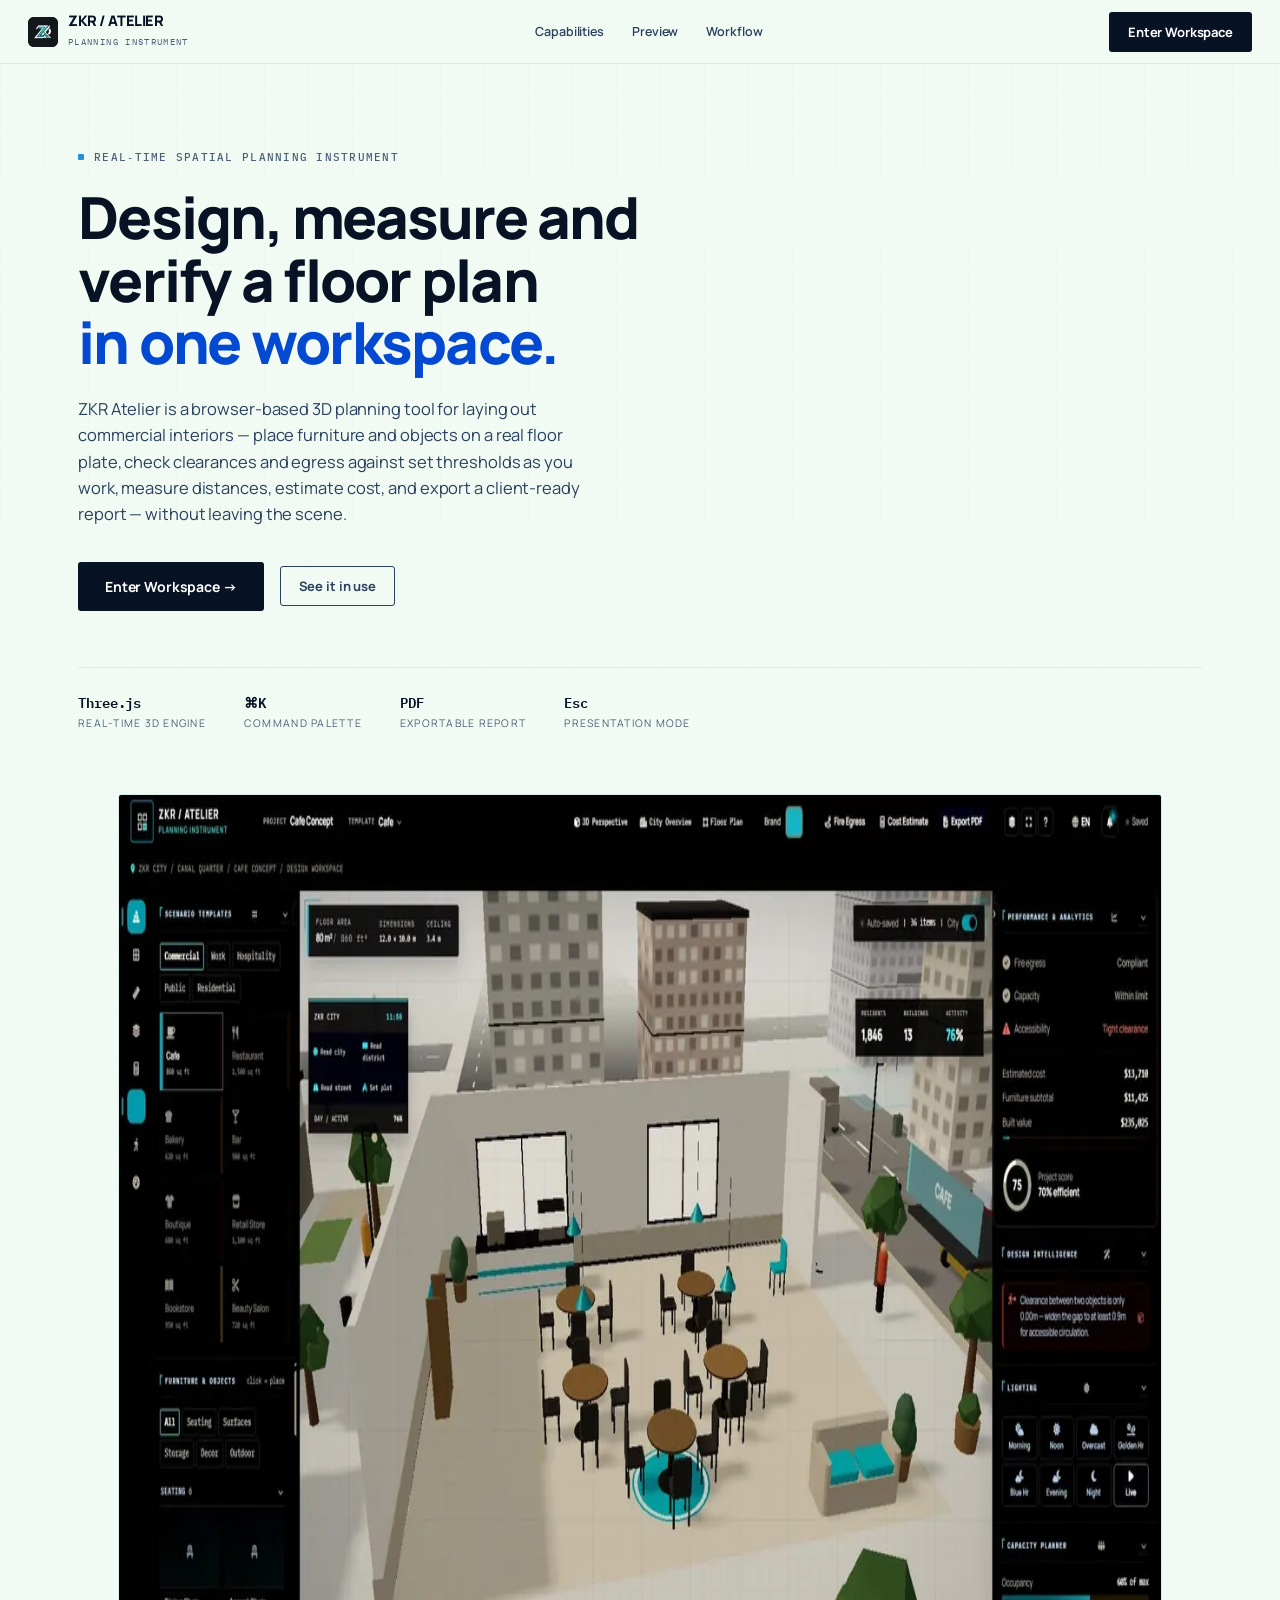
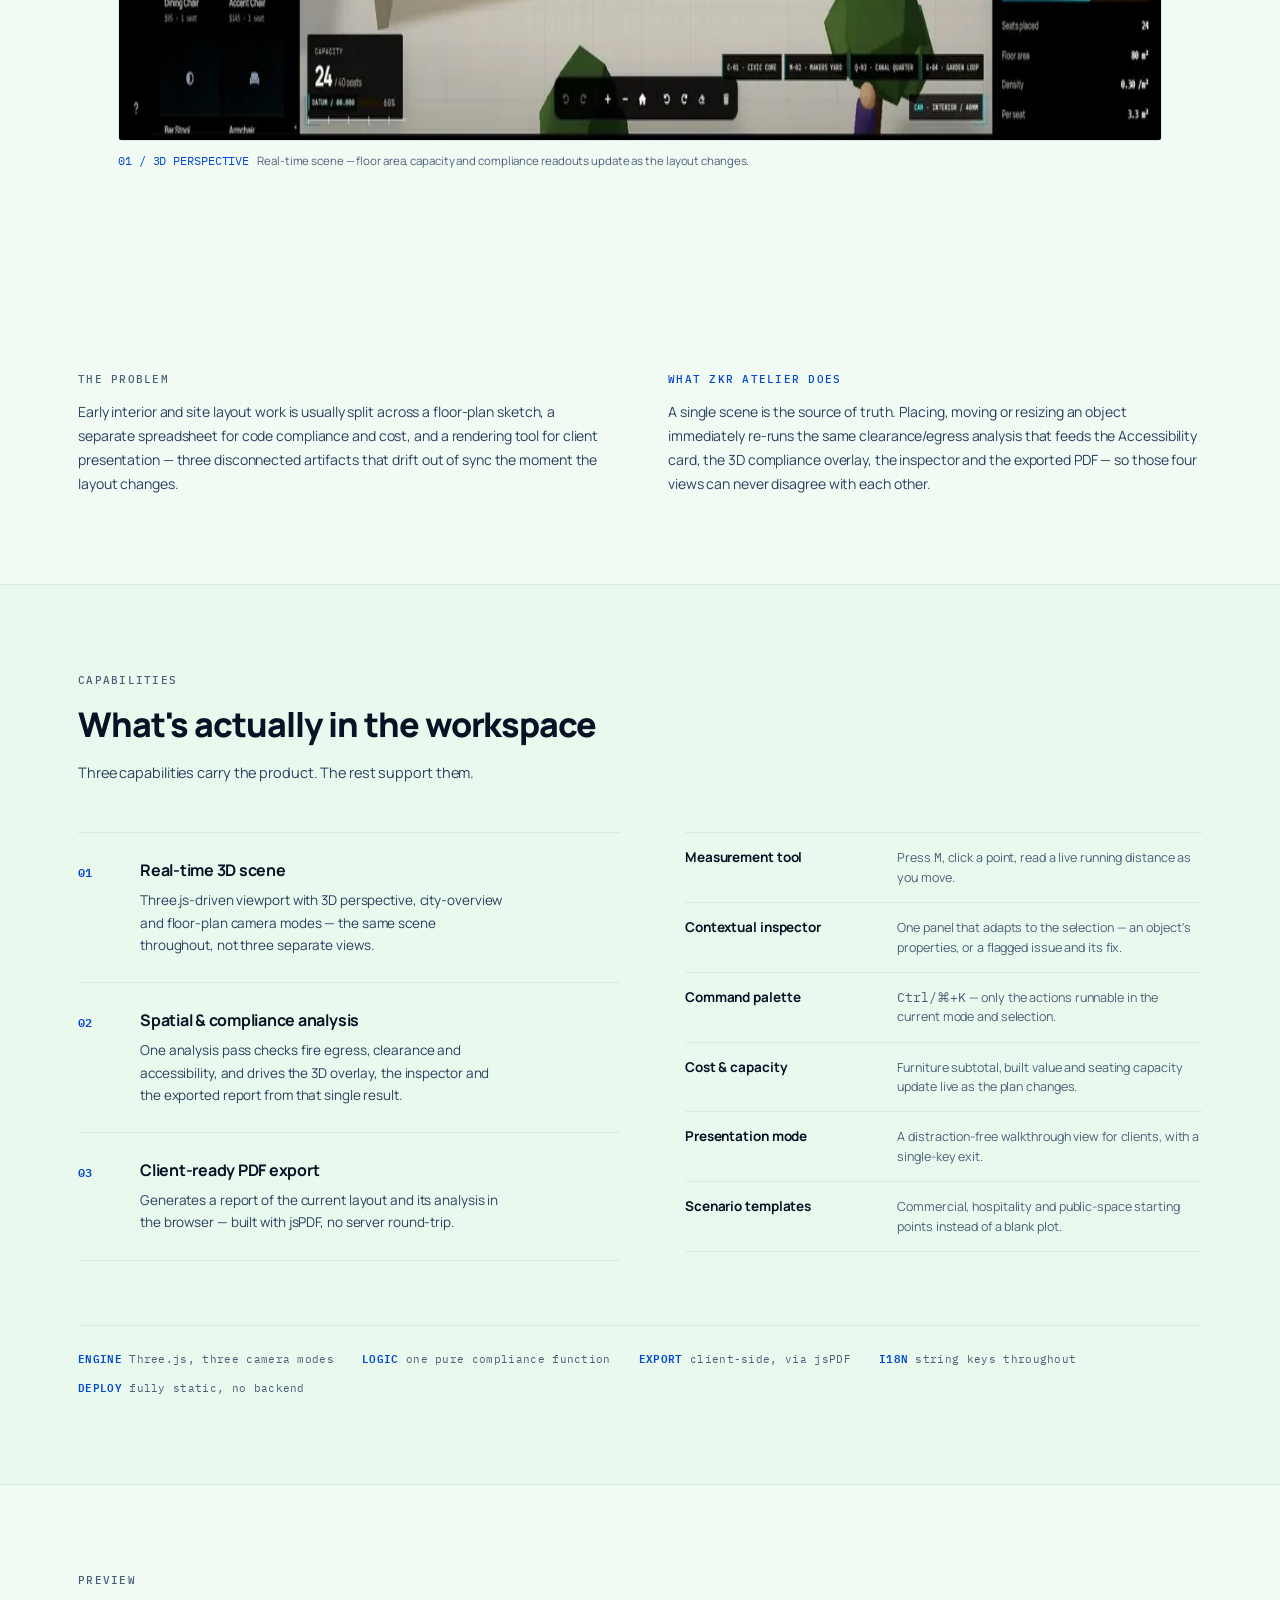
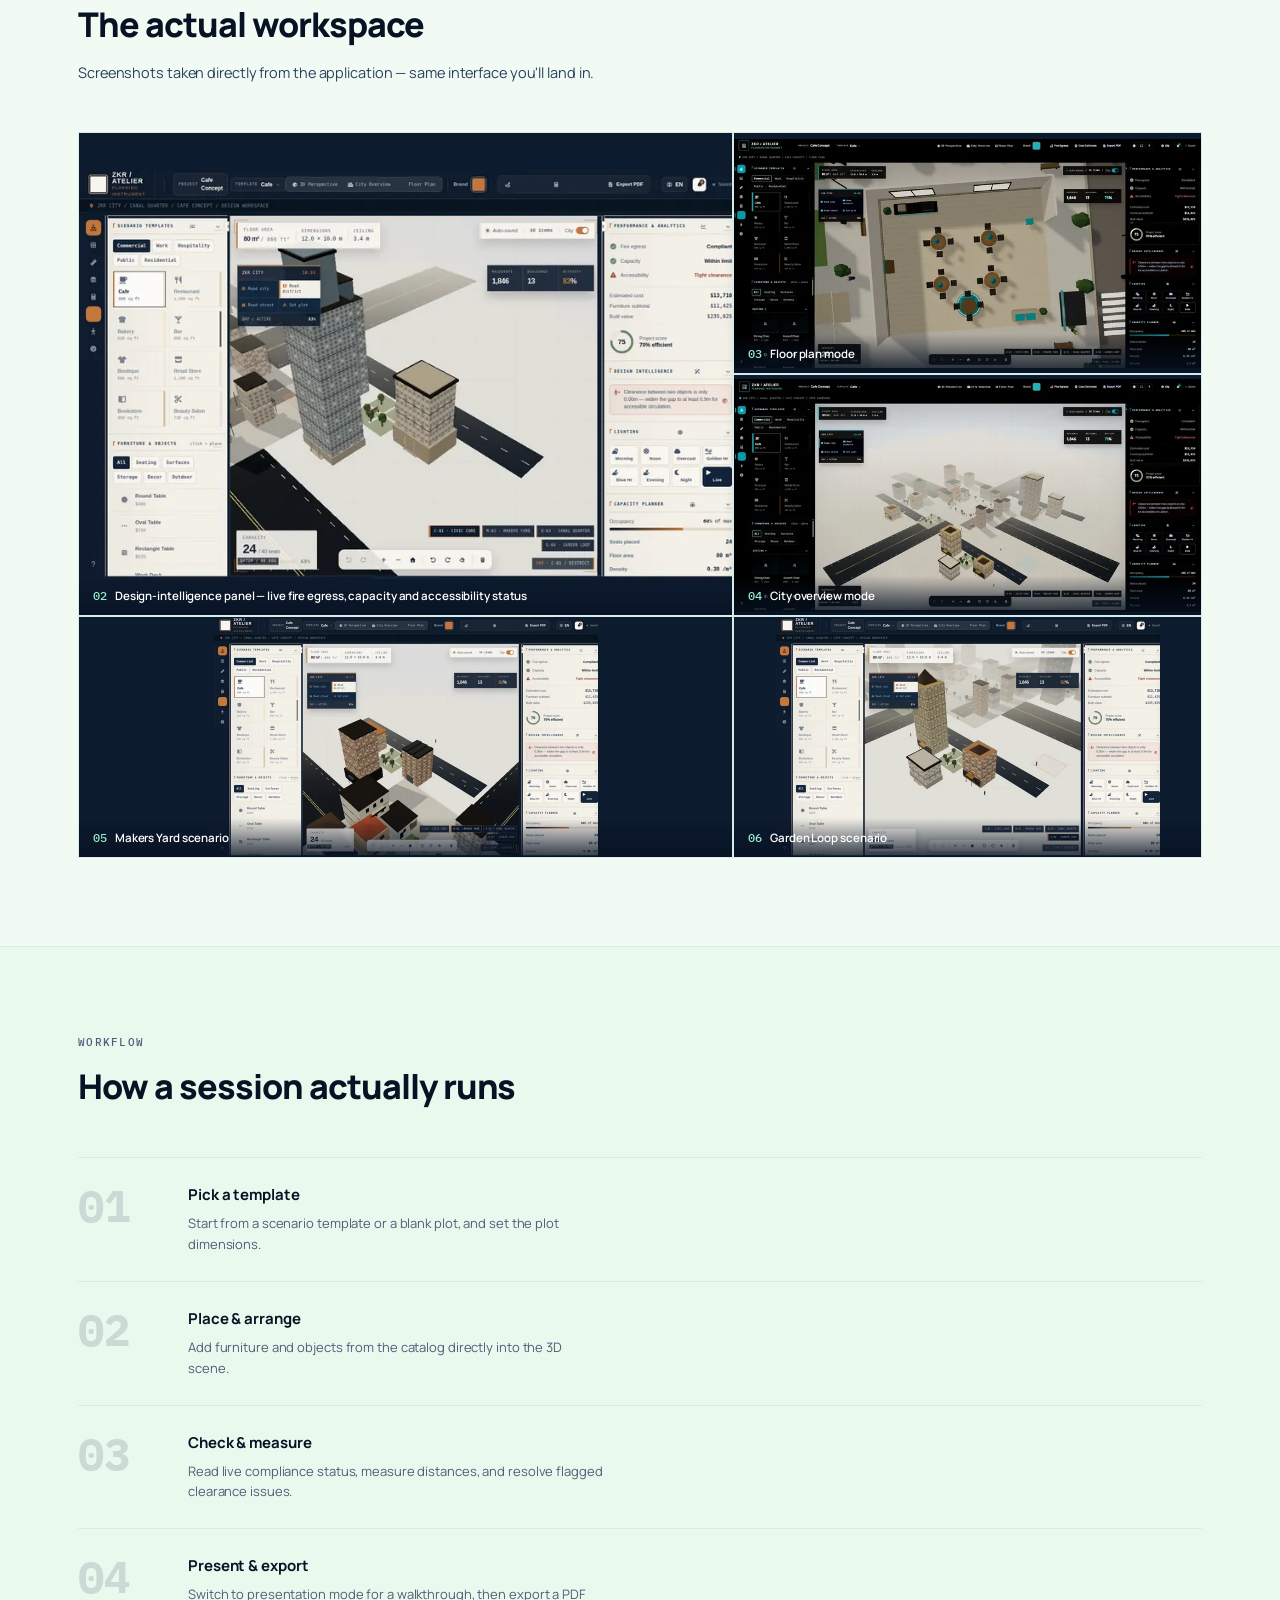
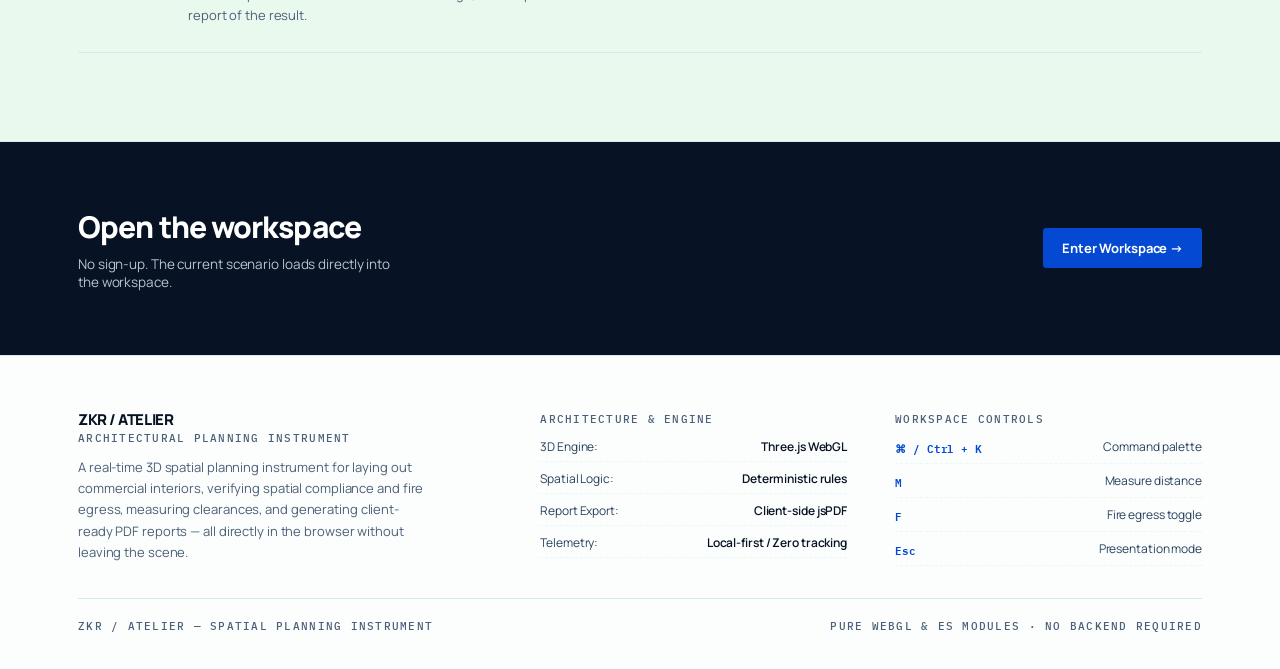
<file: index.html>
<!DOCTYPE html>
<html lang="en">
<head>
<meta charset="UTF-8">
<meta name="viewport" content="width=device-width, initial-scale=1.0">
<title>ZKR / Atelier — Architectural Planning Instrument</title>
<meta name="description" content="ZKR Atelier is a real-time 3D architectural planning instrument: spatial compliance analysis, measurement, cost estimation and report export in one workspace.">
<link rel="preconnect" href="https://fonts.googleapis.com">
<link rel="preconnect" href="https://fonts.gstatic.com" crossorigin>
<link href="https://fonts.googleapis.com/css2?family=IBM+Plex+Mono:wght@400;500;600&family=Manrope:wght@400;500;600;700;800&display=swap" rel="stylesheet">
<style>
  :root{
    --bg:#F2FBF3; --bg-2:#DFF6E7; --surface:#FBFEFC; --surface-2:#EAF9EE;
    --line:#D6ECEA; --line-soft:#E9F8F0;
    --charcoal:#0A1B33; --charcoal-rgb:10,27,51; --charcoal-2:#29405E; --charcoal-3:#4C5F78;
    --accent:#2690D8; --accent-rgb:38,144,216; --accent-2:#0449D1;
    --mint:#9AEDCE; --mint-dark:#3E9FB0; --teal:#4BCADF;
    --ink:#071224; --ink-rgb:7,18,36; --ink-muted:#B9C3CE;
  }
  *{box-sizing:border-box;}
  html{scroll-behavior:smooth; scroll-padding-top:64px;}
  body{
    margin:0; background:var(--bg); color:var(--charcoal);
    font-family:'Manrope',-apple-system,sans-serif; -webkit-font-smoothing:antialiased;
    letter-spacing:-0.006em; overflow-x:hidden; overflow-wrap:break-word;
  }
  img{max-width:100%; display:block;}
  a{color:inherit;}
  .mono{font-family:'IBM Plex Mono',monospace;}
  .wrap{max-width:1180px; margin:0 auto; padding:0 clamp(16px,4.5vw,28px);}
  .label{
    font-family:'IBM Plex Mono',monospace; font-size:10.5px; font-weight:500;
    letter-spacing:0.12em; text-transform:uppercase; color:var(--charcoal-3);
  }

  /* ---------- NAV ---------- */
  .nav{
    position:fixed; top:0; left:0; right:0; z-index:50; height:64px;
    display:flex; align-items:center; justify-content:space-between; gap:10px;
    padding:0 clamp(14px,4vw,28px); background:var(--bg);
    border-bottom:1px solid var(--line);
  }
  .nav-brand{display:flex; align-items:center; gap:clamp(6px,2vw,10px); text-decoration:none; min-width:0;}
  .nav-logo{width:clamp(24px,7vw,30px); height:clamp(24px,7vw,30px); border-radius:6px; overflow:hidden; flex:none; background:var(--ink);}
  .nav-logo img{width:100%; height:100%; object-fit:cover;}
  .nav-word{font-weight:800; letter-spacing:-0.03em; font-size:clamp(12px,3.4vw,14.5px); line-height:1.05; color:var(--ink); white-space:nowrap;}
  .nav-sub{font-family:'IBM Plex Mono',monospace; font-size:8.5px; letter-spacing:.16em; text-transform:uppercase; color:var(--charcoal-3); white-space:nowrap;}
  .nav-links{display:flex; align-items:center; gap:28px; flex:none;}
  .nav-links a{font-size:12.5px; font-weight:600; color:var(--charcoal-2); text-decoration:none;}
  .nav-links a:hover{color:var(--accent-2);}
  .nav-right{display:flex; align-items:center; gap:10px; flex:none;}
  .nav-toggle{
    display:none; flex:none; width:44px; height:44px; min-width:44px; min-height:44px; padding:0; border:1px solid var(--line);
    background:var(--surface); border-radius:3px; cursor:pointer;
    flex-direction:column; align-items:center; justify-content:center; gap:5px;
  }
  .nav-toggle span{display:block; width:16px; height:1.5px; background:var(--ink); transition:transform .18s ease, opacity .18s ease;}
  .nav-toggle[aria-expanded="true"] span:nth-child(1){transform:translateY(6.5px) rotate(45deg);}
  .nav-toggle[aria-expanded="true"] span:nth-child(2){opacity:0;}
  .nav-toggle[aria-expanded="true"] span:nth-child(3){transform:translateY(-6.5px) rotate(-45deg);}
  .nav-toggle:focus-visible{outline:2px solid var(--accent); outline-offset:2px;}
  .btn{
    display:inline-flex; align-items:center; gap:8px; font-weight:700; font-size:13px;
    padding:10px 18px; border-radius:3px; border:1px solid transparent; cursor:pointer;
    text-decoration:none; letter-spacing:-0.01em; transition:background .15s,border-color .15s,color .15s;
    white-space:nowrap; flex:none;
  }
  .nav .btn-primary{padding:clamp(8px,2.4vw,10px) clamp(12px,3.6vw,18px); font-size:clamp(11.5px,3vw,13px);}
  .btn-primary{background:var(--ink); color:#fff;}
  .btn-primary:hover{background:var(--accent-2);}
  .btn-primary:focus-visible, a:focus-visible, button:focus-visible{outline:2px solid var(--accent); outline-offset:2px;}
  .btn-ghost{border-color:var(--charcoal-2); color:var(--charcoal-2); background:transparent;}
  .btn-ghost:hover{border-color:var(--accent-2); color:var(--accent-2);}

  /* mobile menu — same design language as the rest of the site: hairline rules, mono index, existing button */
  .mobile-menu{
    position:fixed; top:64px; left:0; right:0; z-index:49;
    background:var(--bg); border-bottom:1px solid var(--line);
    display:flex; flex-direction:column; padding:6px clamp(16px,4.5vw,28px) 20px;
    max-height:calc(100vh - 64px); overflow-y:auto;
    transform:translateY(-8px); opacity:0; visibility:hidden;
    transition:transform .18s ease, opacity .18s ease;
  }
  .mobile-menu.is-open{transform:translateY(0); opacity:1; visibility:visible;}
  .mobile-menu-link{
    display:flex; align-items:center; justify-content:space-between; gap:16px;
    padding:18px 2px; border-bottom:1px solid var(--line); text-decoration:none;
    font-size:16px; font-weight:700; color:var(--ink); min-height:44px;
  }
  .mobile-menu-idx{font-family:'IBM Plex Mono',monospace; font-size:11px; font-weight:500; color:var(--charcoal-3);}
  .mobile-menu-cta{margin-top:18px; width:100%; justify-content:center; padding:14px 18px; font-size:14px;}
  @media (prefers-reduced-motion: reduce){
    .mobile-menu{transition:none;}
  }

  /* ---------- HERO ---------- */
  .hero{padding:clamp(96px,20vw,150px) 0 clamp(48px,10vw,90px); position:relative;}
  .hero-grid{
    position:absolute; inset:0; z-index:-1; opacity:.35;
    background-image:linear-gradient(rgba(var(--charcoal-rgb),.05) 1px,transparent 1px),linear-gradient(90deg,rgba(var(--charcoal-rgb),.05) 1px,transparent 1px);
    background-size:44px 44px; mask-image:linear-gradient(180deg,#000 0%,transparent 80%);
  }
  .hero-eyebrow{display:flex; align-items:center; gap:10px; margin-bottom:22px;}
  .hero-eyebrow .dot{width:6px; height:6px; background:var(--accent); border-radius:1px;}
  h1.hero-title{
    font-size:clamp(32px,5vw,58px); font-weight:800; letter-spacing:-0.03em; line-height:1.08;
    margin:0 0 22px; color:var(--ink); max-width:16ch; text-wrap:balance;
  }
  h1.hero-title em{font-style:normal; color:var(--accent-2);}
  .hero-desc{font-size:16.5px; line-height:1.6; color:var(--charcoal-2); max-width:52ch; margin:0 0 34px;}
  .hero-cta{display:flex; align-items:center; gap:16px; flex-wrap:wrap;}
  .hero-cta .btn-primary{padding:14px 26px; font-size:14px;}
  .hero-meta{margin-top:56px; display:flex; gap:clamp(18px,6vw,38px); flex-wrap:wrap; border-top:1px solid var(--line); padding-top:22px;}
  .hero-meta .m-val{font-family:'IBM Plex Mono',monospace; font-weight:600; font-size:13.5px; color:var(--ink);}
  .hero-meta .m-lbl{font-size:10.5px; letter-spacing:.12em; text-transform:uppercase; color:var(--charcoal-3); margin-top:3px;}

  .hero-frame{margin-top:clamp(40px,8vw,64px);}
  .hero-shot{position:relative; overflow:hidden;}
  .hero-shot::before{
    content:''; position:absolute; left:5%; right:5%; top:16px; bottom:-14px;
    background:var(--ink); opacity:.06; filter:blur(24px); z-index:-1; border-radius:4px;
  }
  .hero-frame img{width:100%; display:block; border:1px solid var(--line); border-radius:3px; box-shadow:0 1px 2px rgba(var(--ink-rgb),.06), 0 10px 22px -16px rgba(var(--ink-rgb),.2);}
  .hero-frame figcaption{margin-top:12px; font-size:11.5px; color:var(--charcoal-3);}
  .hero-frame figcaption .idx{font-family:'IBM Plex Mono',monospace; color:var(--accent-2); margin-right:8px;}

  /* ---------- SECTION SHELL ---------- */
  section{padding:clamp(48px,9vw,88px) 0;}
  section.alt{background:var(--surface-2); border-top:1px solid var(--line); border-bottom:1px solid var(--line);}
  .sec-head{max-width:640px; margin-bottom:clamp(32px,6vw,48px);}
  .sec-head .label{margin-bottom:14px;}
  .sec-head h2{font-size:clamp(24px,3vw,34px); font-weight:800; letter-spacing:-0.03em; margin:0 0 14px; color:var(--ink); text-wrap:balance;}
  .sec-head p{font-size:14.5px; line-height:1.65; color:var(--charcoal-2); margin:0;}

  /* problem / solution */
  .split{display:grid; grid-template-columns:1fr 1fr; gap:56px; align-items:start;}
  .split p:not(.label){font-size:14px; line-height:1.7; color:var(--charcoal-2); margin:0;}

  /* capabilities — asymmetric: 3 featured + a dense spec index, not 9 identical cards */
  .cap-layout{display:grid; grid-template-columns:1.05fr 1fr; gap:0 64px;}
  .cap-featured{display:flex; flex-direction:column; border-top:1px solid var(--line);}
  .cap-feat{padding:26px 0; border-bottom:1px solid var(--line); display:grid; grid-template-columns:44px 1fr; gap:18px;}
  .cap-feat .n{font-family:'IBM Plex Mono',monospace; font-size:12px; color:var(--accent-2); font-weight:600; padding-top:3px;}
  .cap-feat h4{font-size:16px; font-weight:700; letter-spacing:-0.015em; margin:0 0 8px; color:var(--ink);}
  .cap-feat p{font-size:13.5px; line-height:1.65; color:var(--charcoal-2); margin:0; max-width:46ch;}

  .cap-index{border-top:1px solid var(--line); margin-top:0;}
  .cap-row{display:flex; gap:16px; padding:15px 0; border-bottom:1px solid var(--line); align-items:baseline;}
  .cap-row .lbl{font-size:13.5px; font-weight:700; color:var(--ink); flex:0 0 auto; width:38%; min-width:0;}
  .cap-row .desc{font-size:12.5px; line-height:1.55; color:var(--charcoal-3); margin:0; min-width:0;}

  .spec-strip{
    margin-top:clamp(40px,7vw,64px); padding-top:22px; border-top:1px solid var(--line);
    display:flex; flex-wrap:wrap; gap:10px 28px;
  }
  .spec-strip span{font-family:'IBM Plex Mono',monospace; font-size:10.5px; color:var(--charcoal-3); letter-spacing:.03em; white-space:nowrap;}
  .spec-strip span b{color:var(--accent-2); font-weight:600;}

  /* gallery */
  .gallery{display:grid; grid-template-columns:1.4fr 1fr; grid-auto-rows:clamp(170px,34vw,240px); gap:2px; background:var(--line); border:1px solid var(--line);}
  .gallery figure{margin:0; background:#0d1b2e; overflow:hidden; position:relative;}
  .gallery figure.big{grid-row:span 2;}
  .gallery img{width:100%; height:100%; object-fit:contain; display:block;}
  .gallery figcaption{
    position:absolute; left:0; right:0; bottom:0; padding:12px 14px;
    background:linear-gradient(0deg,rgba(var(--ink-rgb),.82),transparent);
    color:#fff; font-size:11.5px; font-weight:600; display:flex; align-items:center; gap:8px;
  }
  .gallery figcaption .idx{font-family:'IBM Plex Mono',monospace; color:var(--mint); font-weight:500;}

  /* workflow — editorial process list with oversized ghost numerals, not 4 equal boxes */
  .workflow{list-style:none; margin:0; padding:0;}
  .workflow li{
    display:grid; grid-template-columns:88px 1fr; align-items:start; gap:8px 22px;
    padding:26px 0; border-top:1px solid var(--line); position:relative;
  }
  .workflow li:last-child{border-bottom:1px solid var(--line);}
  .workflow .step-n{
    font-family:'IBM Plex Mono',monospace; font-weight:700; font-size:clamp(30px,5vw,44px);
    line-height:1; color:var(--charcoal-2); opacity:.16;
    grid-row:1 / span 2;
  }
  .workflow h4{font-size:15px; font-weight:700; margin:0; color:var(--ink); align-self:end; min-width:0;}
  .workflow p{font-size:13px; line-height:1.6; color:var(--charcoal-3); margin:0; max-width:52ch; min-width:0;}

  /* final cta — asymmetric split, not a centered SaaS slab */
  .cta-block{background:var(--ink); color:#fff; padding:clamp(44px,8vw,64px) 0;}
  .cta-row{display:flex; justify-content:space-between; align-items:center; gap:32px; flex-wrap:wrap;}
  .cta-row > div{min-width:0;}
  .cta-row h2{font-size:clamp(22px,3vw,30px); font-weight:800; letter-spacing:-0.03em; margin:0 0 8px; text-wrap:balance;}
  .cta-row p{color:var(--ink-muted); font-size:13.5px; margin:0; max-width:40ch;}
  .cta-row .btn-primary{background:var(--accent-2); flex:none;}
  .cta-row .btn-primary:hover{background:#033a9e;}
  .cta-row .btn-primary:active{background:#022c7a;}
  .cta-row .btn-primary:focus-visible{outline:2px solid var(--mint); outline-offset:2px;}

  .site-footer{padding:clamp(36px,6vw,56px) 0 clamp(24px,4vw,36px); border-top:1px solid var(--line); background:var(--surface);}
  .foot-colophon{display:grid; grid-template-columns:1.35fr 1fr 1fr; gap:36px clamp(24px,4vw,48px);}
  .foot-desc{font-size:13px; line-height:1.65; color:var(--charcoal-3); margin:12px 0 0; max-width:44ch;}
  .foot-list{list-style:none; margin:0; padding:0; display:flex; flex-direction:column; gap:8px;}
  .foot-list li{font-size:12px; color:var(--charcoal-2); display:flex; justify-content:space-between; gap:12px; border-bottom:1px dashed var(--line-soft); padding-bottom:6px;}
  .foot-list li b{color:var(--ink); font-weight:600;}
  .foot-list li .mono{font-size:11px; color:var(--accent-2); font-weight:600;}
  .foot-row{display:flex; justify-content:space-between; align-items:center; flex-wrap:wrap; gap:14px;}
  .foot-row .label{margin:0;}

  @media (max-width:700px){
    .hero-shot{aspect-ratio:5/4;}
    .hero-shot img{width:100%; height:100%; object-fit:cover; object-position:56% 58%;}
  }
  @media (max-width:920px){
    .split{grid-template-columns:1fr; gap:34px;}
    .cap-layout{grid-template-columns:1fr; gap:0;}
    .cap-index{margin-top:8px;}
    .gallery{grid-template-columns:1fr;}
    .gallery figure.big{grid-row:auto;}
    .nav-links{display:none;}
    .nav-toggle{display:flex;}
  }
  @media (min-width:921px){
    .mobile-menu{display:none;}
  }
  @media (max-width:560px){
    .hero-cta{gap:12px;}
    .hero-cta .btn{width:100%; justify-content:center;}
    .cap-row{flex-direction:column; gap:4px;}
    .cap-row .lbl{width:auto;}
    .workflow li{grid-template-columns:56px 1fr;}
    .cta-row{flex-direction:column; align-items:flex-start; text-align:left;}
    .cta-row .btn-primary{width:100%; justify-content:center;}
  }
  @media (max-width:820px){
    .foot-colophon{grid-template-columns:1fr; gap:28px;}
  }
  @media (max-width:380px){
    .nav-sub{display:none;}
  }
  @media (max-width:360px){
    .nav{padding:0 10px; gap:8px;}
    .nav-right{gap:6px;}
    .nav .btn-primary{padding:7px 10px; font-size:11px;}
  }
  @media (prefers-reduced-motion: reduce){
    html{scroll-behavior:auto;}
    *{animation-duration:.001ms !important; transition-duration:.001ms !important;}
  }

  /* restrained entrance — one pass, no loops */
  .reveal{opacity:0; transform:translateY(10px); animation:reveal .5s ease forwards;}
  .reveal.d1{animation-delay:.06s;} .reveal.d2{animation-delay:.12s;} .reveal.d3{animation-delay:.18s;}
  @keyframes reveal{to{opacity:1; transform:none;}}
</style>
</head>
<body>

<nav class="nav">
  <a href="#top" class="nav-brand" aria-label="ZKR Atelier home">
    <span class="nav-logo">
      <picture>
        <source srcset="public/logo/optimized/zkr-88.webp" type="image/webp">
        <img src="public/logo/optimized/zkr-88.jpg" alt="ZKR logo" width="30" height="30">
      </picture>
    </span>
    <span>
      <span class="nav-word" style="display:block;">ZKR / ATELIER</span>
      <span class="nav-sub">Planning Instrument</span>
    </span>
  </a>
  <div class="nav-links">
    <a href="#capabilities">Capabilities</a>
    <a href="#preview">Preview</a>
    <a href="#workflow">Workflow</a>
  </div>
  <div class="nav-right">
    <a class="btn btn-primary" href="app.html">Enter Workspace</a>
    <button type="button" class="nav-toggle" id="navToggle" aria-expanded="false" aria-controls="mobileMenu" aria-label="Open menu">
      <span></span><span></span><span></span>
    </button>
  </div>
</nav>

<div class="mobile-menu" id="mobileMenu" hidden>
  <a href="#capabilities" class="mobile-menu-link"><span>Capabilities</span><span class="mobile-menu-idx">01</span></a>
  <a href="#preview" class="mobile-menu-link"><span>Preview</span><span class="mobile-menu-idx">02</span></a>
  <a href="#workflow" class="mobile-menu-link"><span>Workflow</span><span class="mobile-menu-idx">03</span></a>
  <a href="app.html" class="btn btn-primary mobile-menu-cta">Enter Workspace →</a>
</div>

<main id="top">
  <header class="hero">
    <div class="hero-grid" aria-hidden="true"></div>
    <div class="wrap">
      <div class="hero-eyebrow reveal">
        <span class="dot" aria-hidden="true"></span>
        <span class="label">Real‑time spatial planning instrument</span>
      </div>
      <h1 class="hero-title reveal d1">Design, measure and verify a floor plan <em>in one workspace.</em></h1>
      <p class="hero-desc reveal d2">
        ZKR Atelier is a browser-based 3D planning tool for laying out commercial interiors —
        place furniture and objects on a real floor plate, check clearances and egress against
        set thresholds as you work, measure distances, estimate cost, and export a client-ready
        report — without leaving the scene.
      </p>
      <div class="hero-cta reveal d3">
        <a class="btn btn-primary" href="app.html">Enter Workspace →</a>
        <a class="btn btn-ghost" href="#preview">See it in use</a>
      </div>
      <div class="hero-meta reveal d3">
        <div><div class="m-val">Three.js</div><div class="m-lbl">Real‑time 3D engine</div></div>
        <div><div class="m-val">⌘K</div><div class="m-lbl">Command palette</div></div>
        <div><div class="m-val">PDF</div><div class="m-lbl">Exportable report</div></div>
        <div><div class="m-val">Esc</div><div class="m-lbl">Presentation mode</div></div>
      </div>

      <figure class="hero-frame reveal">
        <div class="hero-shot">
          <picture>
            <source type="image/webp" srcset="screens/optimized/3dperspective-480.webp 480w, screens/optimized/3dperspective-768.webp 768w, screens/optimized/3dperspective-1200.webp 1200w, screens/optimized/3dperspective-1920.webp 1920w" sizes="(max-width: 700px) 100vw, 1132px">
            <img src="screens/optimized/3dperspective-1920.jpg" srcset="screens/optimized/3dperspective-480.jpg 480w, screens/optimized/3dperspective-768.jpg 768w, screens/optimized/3dperspective-1200.jpg 1200w, screens/optimized/3dperspective-1920.jpg 1920w" sizes="(max-width: 700px) 100vw, 1132px" alt="ZKR Atelier 3D perspective view of a city block with buildings, a live inspector panel and analytics sidebar" width="1920" height="947" loading="eager" fetchpriority="high" decoding="async">
          </picture>
        </div>
        <figcaption><span class="idx">01 / 3D PERSPECTIVE</span>Real-time scene — floor area, capacity and compliance readouts update as the layout changes.</figcaption>
      </figure>
    </div>
  </header>

  <!-- PROBLEM / SOLUTION -->
  <section aria-labelledby="problem-h">
    <div class="wrap split">
      <div>
        <p class="label" style="margin-bottom:14px;">The problem</p>
        <p>Early interior and site layout work is usually split across a floor-plan sketch, a
          separate spreadsheet for code compliance and cost, and a rendering tool for client
          presentation — three disconnected artifacts that drift out of sync the moment the
          layout changes.</p>
      </div>
      <div>
        <p class="label" style="margin-bottom:14px;color:var(--accent-2);">What ZKR Atelier does</p>
        <p id="problem-h">A single scene is the source of truth. Placing, moving or resizing an
          object immediately re-runs the same clearance/egress analysis that feeds the
          Accessibility card, the 3D compliance overlay, the inspector and the exported PDF — so
          those four views can never disagree with each other.</p>
      </div>
    </div>
  </section>

  <!-- CAPABILITIES -->
  <section class="alt" id="capabilities" aria-labelledby="cap-h">
    <div class="wrap">
      <div class="sec-head">
        <div class="label">Capabilities</div>
        <h2 id="cap-h">What's actually in the workspace</h2>
        <p>Three capabilities carry the product. The rest support them.</p>
      </div>

      <div class="cap-layout">
        <div class="cap-featured">
          <div class="cap-feat">
            <span class="n">01</span>
            <div><h4>Real-time 3D scene</h4><p>Three.js-driven viewport with 3D perspective, city-overview and floor-plan camera modes — the same scene throughout, not three separate views.</p></div>
          </div>
          <div class="cap-feat">
            <span class="n">02</span>
            <div><h4>Spatial &amp; compliance analysis</h4><p>One analysis pass checks fire egress, clearance and accessibility, and drives the 3D overlay, the inspector and the exported report from that single result.</p></div>
          </div>
          <div class="cap-feat">
            <span class="n">03</span>
            <div><h4>Client-ready PDF export</h4><p>Generates a report of the current layout and its analysis in the browser — built with jsPDF, no server round-trip.</p></div>
          </div>
        </div>

        <div class="cap-index">
          <div class="cap-row"><span class="lbl">Measurement tool</span><p class="desc">Press <span class="mono">M</span>, click a point, read a live running distance as you move.</p></div>
          <div class="cap-row"><span class="lbl">Contextual inspector</span><p class="desc">One panel that adapts to the selection — an object's properties, or a flagged issue and its fix.</p></div>
          <div class="cap-row"><span class="lbl">Command palette</span><p class="desc"><span class="mono">Ctrl/⌘+K</span> — only the actions runnable in the current mode and selection.</p></div>
          <div class="cap-row"><span class="lbl">Cost &amp; capacity</span><p class="desc">Furniture subtotal, built value and seating capacity update live as the plan changes.</p></div>
          <div class="cap-row"><span class="lbl">Presentation mode</span><p class="desc">A distraction-free walkthrough view for clients, with a single-key exit.</p></div>
          <div class="cap-row"><span class="lbl">Scenario templates</span><p class="desc">Commercial, hospitality and public-space starting points instead of a blank plot.</p></div>
        </div>
      </div>

      <div class="spec-strip">
        <span><b>ENGINE</b> Three.js, three camera modes</span>
        <span><b>LOGIC</b> one pure compliance function</span>
        <span><b>EXPORT</b> client-side, via jsPDF</span>
        <span><b>I18N</b> string keys throughout</span>
        <span><b>DEPLOY</b> fully static, no backend</span>
      </div>
    </div>
  </section>

  <!-- PREVIEW / SCREENSHOTS -->
  <section id="preview" aria-labelledby="preview-h">
    <div class="wrap">
      <div class="sec-head">
        <div class="label">Preview</div>
        <h2 id="preview-h">The actual workspace</h2>
        <p>Screenshots taken directly from the application — same interface you'll land in.</p>
      </div>
      <div class="gallery">
        <figure class="big">
          <picture>
            <source type="image/webp" srcset="verification-screenshots/optimized/civic_core_plaza-480.webp 480w, verification-screenshots/optimized/civic_core_plaza-768.webp 768w, verification-screenshots/optimized/civic_core_plaza-1200.webp 1200w, verification-screenshots/optimized/civic_core_plaza-1440.webp 1440w" sizes="(max-width: 920px) 100vw, 55vw">
            <img src="verification-screenshots/optimized/civic_core_plaza-1440.jpg" srcset="verification-screenshots/optimized/civic_core_plaza-480.jpg 480w, verification-screenshots/optimized/civic_core_plaza-768.jpg 768w, verification-screenshots/optimized/civic_core_plaza-1200.jpg 1200w, verification-screenshots/optimized/civic_core_plaza-1440.jpg 1440w" sizes="(max-width: 920px) 100vw, 55vw" alt="Civic core plaza layout with compliance panel showing fire egress, capacity and accessibility status" width="1440" height="900" loading="lazy" decoding="async">
          </picture>
          <figcaption><span class="idx">02</span>Design-intelligence panel — live fire egress, capacity and accessibility status</figcaption>
        </figure>
        <figure>
          <picture>
            <source type="image/webp" srcset="screens/optimized/floorplan-480.webp 480w, screens/optimized/floorplan-768.webp 768w, screens/optimized/floorplan-1200.webp 1200w, screens/optimized/floorplan-1918.webp 1918w" sizes="(max-width: 920px) 100vw, 42vw">
            <img src="screens/optimized/floorplan-1918.jpg" srcset="screens/optimized/floorplan-480.jpg 480w, screens/optimized/floorplan-768.jpg 768w, screens/optimized/floorplan-1200.jpg 1200w, screens/optimized/floorplan-1918.jpg 1918w" sizes="(max-width: 920px) 100vw, 42vw" alt="Floor plan camera mode showing a laid-out interior with dimensioned rooms" width="1918" height="941" loading="lazy" decoding="async">
          </picture>
          <figcaption><span class="idx">03</span>Floor plan mode</figcaption>
        </figure>
        <figure>
          <picture>
            <source type="image/webp" srcset="screens/optimized/cityoverview-480.webp 480w, screens/optimized/cityoverview-768.webp 768w, screens/optimized/cityoverview-1200.webp 1200w, screens/optimized/cityoverview-1920.webp 1920w" sizes="(max-width: 920px) 100vw, 42vw">
            <img src="screens/optimized/cityoverview-1920.jpg" srcset="screens/optimized/cityoverview-480.jpg 480w, screens/optimized/cityoverview-768.jpg 768w, screens/optimized/cityoverview-1200.jpg 1200w, screens/optimized/cityoverview-1920.jpg 1920w" sizes="(max-width: 920px) 100vw, 42vw" alt="City overview camera mode showing multiple buildings and blocks" width="1920" height="954" loading="lazy" decoding="async">
          </picture>
          <figcaption><span class="idx">04</span>City overview mode</figcaption>
        </figure>
        <figure>
          <picture>
            <source type="image/webp" srcset="verification-screenshots/optimized/makers_yard_plaza-480.webp 480w, verification-screenshots/optimized/makers_yard_plaza-768.webp 768w, verification-screenshots/optimized/makers_yard_plaza-1200.webp 1200w, verification-screenshots/optimized/makers_yard_plaza-1440.webp 1440w" sizes="(max-width: 920px) 100vw, 42vw">
            <img src="verification-screenshots/optimized/makers_yard_plaza-1440.jpg" srcset="verification-screenshots/optimized/makers_yard_plaza-480.jpg 480w, verification-screenshots/optimized/makers_yard_plaza-768.jpg 768w, verification-screenshots/optimized/makers_yard_plaza-1200.jpg 1200w, verification-screenshots/optimized/makers_yard_plaza-1440.jpg 1440w" sizes="(max-width: 920px) 100vw, 42vw" alt="Makers yard plaza scenario layout" width="1440" height="900" loading="lazy" decoding="async">
          </picture>
          <figcaption><span class="idx">05</span>Makers Yard scenario</figcaption>
        </figure>
        <figure>
          <picture>
            <source type="image/webp" srcset="verification-screenshots/optimized/garden_loop_plaza-480.webp 480w, verification-screenshots/optimized/garden_loop_plaza-768.webp 768w, verification-screenshots/optimized/garden_loop_plaza-1200.webp 1200w, verification-screenshots/optimized/garden_loop_plaza-1440.webp 1440w" sizes="(max-width: 920px) 100vw, 42vw">
            <img src="verification-screenshots/optimized/garden_loop_plaza-1440.jpg" srcset="verification-screenshots/optimized/garden_loop_plaza-480.jpg 480w, verification-screenshots/optimized/garden_loop_plaza-768.jpg 768w, verification-screenshots/optimized/garden_loop_plaza-1200.jpg 1200w, verification-screenshots/optimized/garden_loop_plaza-1440.jpg 1440w" sizes="(max-width: 920px) 100vw, 42vw" alt="Garden loop plaza scenario layout" width="1440" height="900" loading="lazy" decoding="async">
          </picture>
          <figcaption><span class="idx">06</span>Garden Loop scenario</figcaption>
        </figure>
      </div>
    </div>
  </section>

  <!-- WORKFLOW -->
  <section class="alt" id="workflow" aria-labelledby="wf-h">
    <div class="wrap">
      <div class="sec-head">
        <div class="label">Workflow</div>
        <h2 id="wf-h">How a session actually runs</h2>
      </div>
      <ol class="workflow">
        <li><span class="step-n">01</span><h4>Pick a template</h4><p>Start from a scenario template or a blank plot, and set the plot dimensions.</p></li>
        <li><span class="step-n">02</span><h4>Place &amp; arrange</h4><p>Add furniture and objects from the catalog directly into the 3D scene.</p></li>
        <li><span class="step-n">03</span><h4>Check &amp; measure</h4><p>Read live compliance status, measure distances, and resolve flagged clearance issues.</p></li>
        <li><span class="step-n">04</span><h4>Present &amp; export</h4><p>Switch to presentation mode for a walkthrough, then export a PDF report of the result.</p></li>
      </ol>
    </div>
  </section>

  <!-- CTA -->
  <div class="cta-block">
    <div class="wrap cta-row">
      <div>
        <h2>Open the workspace</h2>
        <p>No sign-up. The current scenario loads directly into the workspace.</p>
      </div>
      <a class="btn btn-primary" href="app.html">Enter Workspace →</a>
    </div>
  </div>

  <footer class="site-footer">
    <div class="wrap">
      <div class="foot-colophon">
        <div>
          <span class="nav-word" style="font-size:15px; display:block;">ZKR / ATELIER</span>
          <span class="label" style="display:block; margin-top:3px;">Architectural Planning Instrument</span>
          <p class="foot-desc">
            A real-time 3D spatial planning instrument for laying out commercial interiors,
            verifying spatial compliance and fire egress, measuring clearances, and generating client-ready
            PDF reports — all directly in the browser without leaving the scene.
          </p>
        </div>
        <div>
          <div class="label" style="margin-bottom:12px;">Architecture &amp; Engine</div>
          <ul class="foot-list">
            <li><span>3D Engine:</span> <b>Three.js WebGL</b></li>
            <li><span>Spatial Logic:</span> <b>Deterministic rules</b></li>
            <li><span>Report Export:</span> <b>Client-side jsPDF</b></li>
            <li><span>Telemetry:</span> <b>Local-first / Zero tracking</b></li>
          </ul>
        </div>
        <div>
          <div class="label" style="margin-bottom:12px;">Workspace Controls</div>
          <ul class="foot-list">
            <li><span class="mono">⌘ / Ctrl + K</span> <span>Command palette</span></li>
            <li><span class="mono">M</span> <span>Measure distance</span></li>
            <li><span class="mono">F</span> <span>Fire egress toggle</span></li>
            <li><span class="mono">Esc</span> <span>Presentation mode</span></li>
          </ul>
        </div>
      </div>
      <div class="foot-row" style="margin-top:32px; padding-top:20px; border-top:1px solid var(--line);">
        <p class="label">ZKR / Atelier — Spatial Planning Instrument</p>
        <p class="label">Pure WebGL &amp; ES Modules · No backend required</p>
      </div>
    </div>
  </footer>
</main>

<script>
(function(){
  var toggle = document.getElementById('navToggle');
  var menu = document.getElementById('mobileMenu');
  if(!toggle || !menu) return;

  function openMenu(){
    menu.hidden = false;
    requestAnimationFrame(function(){ menu.classList.add('is-open'); });
    toggle.setAttribute('aria-expanded','true');
    toggle.setAttribute('aria-label','Close menu');
  }
  function closeMenu(){
    menu.classList.remove('is-open');
    toggle.setAttribute('aria-expanded','false');
    toggle.setAttribute('aria-label','Open menu');
    setTimeout(function(){ if(!menu.classList.contains('is-open')) menu.hidden = true; }, 200);
  }
  function isOpen(){ return toggle.getAttribute('aria-expanded') === 'true'; }

  toggle.addEventListener('click', function(e){
    e.stopPropagation();
    isOpen() ? closeMenu() : openMenu();
  });

  menu.querySelectorAll('a').forEach(function(link){
    link.addEventListener('click', closeMenu);
  });

  document.addEventListener('click', function(e){
    if(isOpen() && !menu.contains(e.target) && e.target !== toggle && !toggle.contains(e.target)){
      closeMenu();
    }
  });

  document.addEventListener('keydown', function(e){
    if(e.key === 'Escape' && isOpen()){
      closeMenu();
      toggle.focus();
    }
  });

  menu.addEventListener('keydown', function(e){
    if(e.key === 'Tab' && isOpen()){
      var focusables = menu.querySelectorAll('a, button');
      if(!focusables.length) return;
      var first = focusables[0];
      var last = focusables[focusables.length - 1];
      if(e.shiftKey && document.activeElement === first){
        e.preventDefault();
        toggle.focus();
      } else if(!e.shiftKey && document.activeElement === last){
        e.preventDefault();
        toggle.focus();
      }
    }
  });

  window.addEventListener('resize', function(){
    if(window.innerWidth > 920 && isOpen()) closeMenu();
  });
})();
</script>
</body>
</html>
</file>
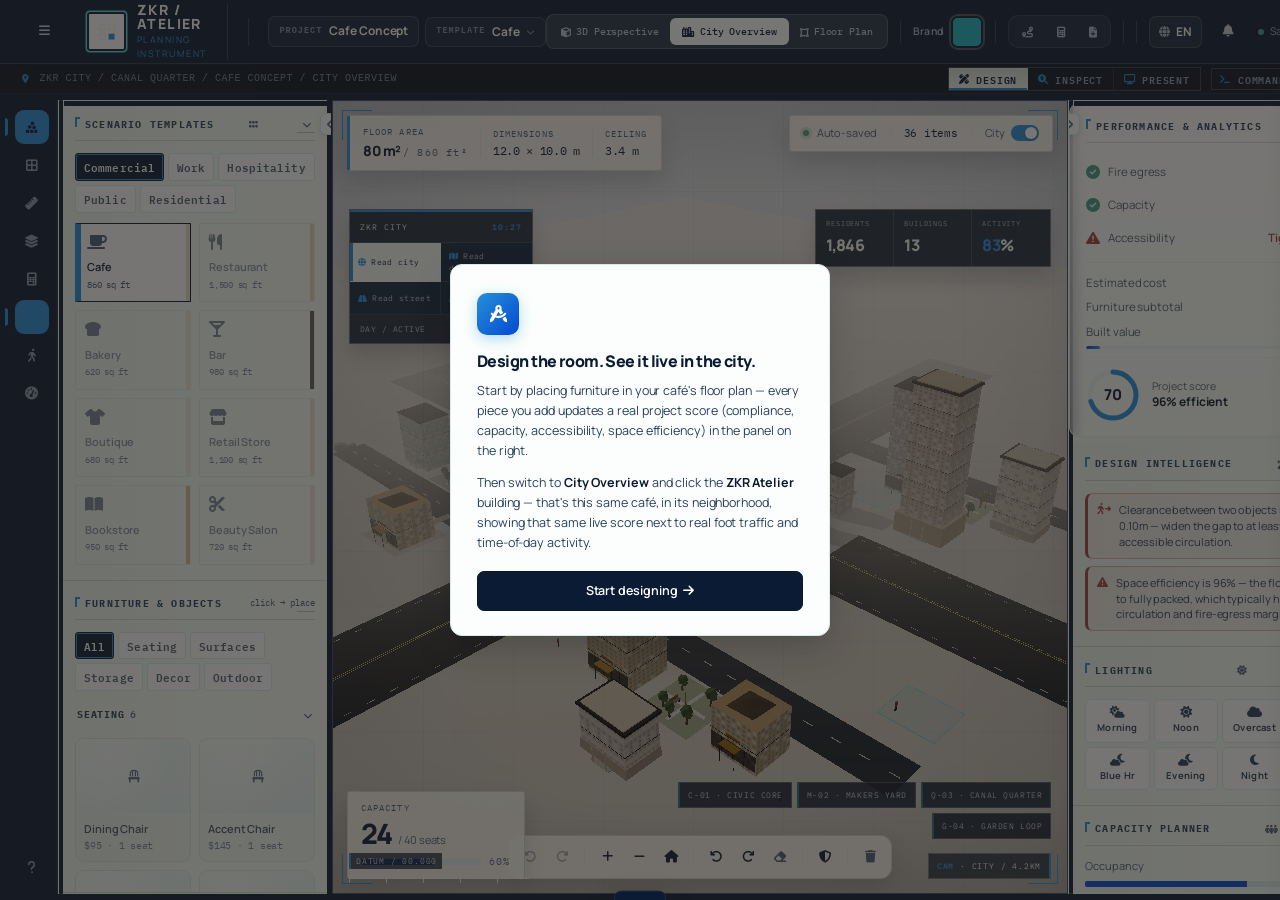
<file: app.html>
<!DOCTYPE html>
<html lang="en">
<head>
<meta charset="UTF-8">
<meta name="viewport" content="width=device-width, initial-scale=1.0">
<title>ZKR Atelier — Architectural Planning Instrument</title>
<link rel="stylesheet" href="css/main.css">
<link rel="stylesheet" href="css/enhancements.css">
<link rel="stylesheet" href="css/polish.css">
<link rel="stylesheet" href="css/workspace.css">
<script src="js/vendor/tailwind-browser.js"></script>
<script src="js/vendor/jspdf.umd.min.js"></script>
<link rel="preconnect" href="https://fonts.googleapis.com">
<link rel="preconnect" href="https://fonts.gstatic.com" crossorigin>
<link href="https://fonts.googleapis.com/css2?family=IBM+Plex+Mono:wght@400;500;600&family=Manrope:wght@400;500;600;700;800&display=swap" rel="stylesheet">
<link rel="stylesheet" href="css/vendor/fontawesome/all.min.css">

<script type="importmap">
{
  "imports": {
    "three": "./js/vendor/three/three.module.min.js",
    "three/addons/": "./js/vendor/three/jsm/"
  }
}
</script>


</head>
<body>

<div class="app-bg"></div>

<div class="app">
  <!-- TOP BAR -->
  <header class="topbar">
    <div class="flex items-center gap-5">
      <button class="btn btn-icon panel-toggle" id="leftPanelToggle" aria-label="Open templates and furniture panel" aria-expanded="false" aria-controls="leftPanel">
        <i class="fa-solid fa-bars" aria-hidden="true"></i>
      </button>
      <div class="brand-lockup flex items-center gap-2.5">
        <div class="logo-mark" aria-hidden="true">
          <svg width="20" height="20" viewBox="0 0 24 24" fill="none" stroke-linecap="round" style="left:0;top:0;right:0;bottom:0;margin:auto;">
            <path d="M3 3h7v7H3zM14 3h7v7h-7zM3 14h7v7H3zM14 14h7v7h-7z" stroke="#F5F1EA" stroke-width="1.6"/>
            <path d="M14 14h7v7h-7z" fill="var(--accent, #17B6C4)" stroke="none"/>
          </svg>
        </div>
        <div>
          <div class="font-display font-bold text-[15px] leading-none">ZKR / ATELIER</div>
          <div class="text-[9px] tracking-[0.18em] uppercase mt-0.5" style="color: var(--charcoal-3);">Planning Instrument</div>
        </div>
      </div>
      
      <div class="h-7 w-px" style="background: var(--line);"></div>

      <div class="nav-selector-group">
        <div class="nav-selector" id="projectSelector" title="Click to rename project">
          <span class="nav-selector-label" data-i18n="nav.project">Project</span>
          <span class="nav-selector-value" id="projectName" contenteditable="true" spellcheck="false">Canal House Café</span>
        </div>
        <div class="nav-selector nav-selector--dropdown" id="templateSelector" tabindex="0" role="button" aria-haspopup="listbox" aria-expanded="false" title="Switch scenario template">
          <span class="nav-selector-label" data-i18n="nav.template">Template</span>
          <span class="nav-selector-value" id="templateBadge">Cafe</span>
          <i class="fa-solid fa-chevron-down nav-selector-caret" aria-hidden="true"></i>
          <div class="nav-dropdown-menu" id="templateDropdownMenu" role="listbox"></div>
        </div>
      </div>
    </div>

    <div class="nav-cluster-group">
      <div class="view-toggle" id="viewToggle">
        <button data-view="perspective" class="active" title="3D Perspective view">
          <i class="fa-solid fa-cube text-[10px]" aria-hidden="true"></i><span data-i18n="view.perspective">3D Perspective</span>
        </button>
        <button data-view="city" title="City Overview">
          <i class="fa-solid fa-city text-[10px]" aria-hidden="true"></i><span data-i18n="view.city">City Overview</span>
        </button>
        <button data-view="top" title="Floor Plan view">
          <i class="fa-solid fa-vector-square text-[10px]" aria-hidden="true"></i><span data-i18n="view.floor">Floor Plan</span>
        </button>
      </div>

      <div class="nav-divider" aria-hidden="true"></div>

      <div class="nav-brand-swatch" title="Brand color">
        <span class="nav-mini-label">Brand</span>
        <div class="color-input-wrap" id="colorWrap" style="background: var(--accent);">
          <label for="brandColor" class="sr-only">Brand color picker</label>
          <input type="color" id="brandColor" value="#17B6C4" aria-label="Brand color">
        </div>
      </div>

      <div class="nav-divider" aria-hidden="true"></div>

      <div class="nav-action-group" role="group" aria-label="Analysis and export tools">
        <button class="btn nav-action" id="fireSafetyBtn" aria-label="Toggle fire egress view" title="Show fire egress paths and compliance">
          <i class="fa-solid fa-route text-[11px]" aria-hidden="true"></i>
          <span data-i18n="nav.fireEgress">Fire Egress</span>
        </button>

        <button class="btn nav-action" id="costBtn" aria-label="Open cost estimate" title="Open cost breakdown">
          <i class="fa-solid fa-calculator text-[11px]" aria-hidden="true"></i>
          <span data-i18n="nav.costEstimate">Cost Estimate</span>
        </button>

        <button class="btn btn-primary nav-action" id="exportBtn" aria-label="Export PDF" title="Export layout as PDF">
          <i class="fa-solid fa-file-arrow-down text-[11px]" aria-hidden="true"></i>
          <span data-i18n="nav.exportPdf">Export PDF</span>
        </button>
      </div>

      <div class="nav-divider" aria-hidden="true"></div>

      <div class="topbar-util-group" aria-label="View utilities">
        <button class="btn btn-icon topbar-util-btn" id="topbarLayersBtn" title="Toggle analytics panel" aria-label="Toggle layers panel">
          <i class="fa-solid fa-layer-group" aria-hidden="true"></i>
        </button>
        <button class="btn btn-icon topbar-util-btn" id="topbarFullscreenBtn" title="Toggle fullscreen" aria-label="Toggle fullscreen">
          <i class="fa-solid fa-expand" aria-hidden="true"></i>
        </button>
        <button class="btn btn-icon topbar-util-btn" id="topbarHelpBtn" title="Keyboard shortcuts (?)" aria-label="Keyboard shortcuts">
          <i class="fa-solid fa-question" aria-hidden="true"></i>
        </button>
      </div>

      <div class="nav-divider" aria-hidden="true"></div>

      <div class="nav-selector nav-selector--dropdown nav-selector--lang" id="langSelector" tabindex="0" role="button" aria-haspopup="listbox" aria-expanded="false" title="Language">
        <i class="fa-solid fa-globe text-[11px]" aria-hidden="true"></i>
        <span class="nav-selector-value" id="langValue">EN</span>
        <div class="nav-dropdown-menu nav-dropdown-menu--lang" id="langDropdownMenu" role="listbox">
          <button data-lang="en" role="option" aria-selected="true">English</button>
          <button data-lang="fr" role="option">Français</button>
          <button data-lang="ar" role="option">العربية</button>
          <button data-lang="ary" role="option" disabled title="Coming soon">الدارجة <span class="lang-soon">soon</span></button>
          <button data-lang="es" role="option" disabled title="Coming soon">Español <span class="lang-soon">soon</span></button>
          <button data-lang="de" role="option" disabled title="Coming soon">Deutsch <span class="lang-soon">soon</span></button>
          <button data-lang="pt" role="option" disabled title="Coming soon">Português <span class="lang-soon">soon</span></button>
        </div>
      </div>

      <div class="notif-wrap" id="notifWrap">
        <button class="btn btn-icon" id="notifBtn" aria-label="Notifications" aria-haspopup="true" aria-expanded="false" title="Notifications">
          <i class="fa-solid fa-bell" aria-hidden="true"></i>
          <span class="notif-dot" id="notifDot" hidden></span>
        </button>
        <div class="nav-dropdown-menu nav-dropdown-menu--notif" id="notifMenu" role="menu">
          <div class="notif-menu-header">
            <span class="notif-menu-title" data-i18n="notif.title">Activity</span>
            <button class="notif-clear-btn" id="notifClearBtn" data-i18n="notif.clear">Clear all</button>
          </div>
          <div class="notif-menu-list" id="notifList"></div>
        </div>
      </div>

      <div class="save-status" id="saveStatus" title="All changes are saved to this browser only — no account, no server. Clearing browser data will lose the project.">
        <span class="save-status-dot"></span><span id="saveStatusText">Saved</span>
      </div>

      <button class="btn btn-icon panel-toggle" id="rightPanelToggle" aria-label="Open capacity and costing panel" aria-expanded="false" aria-controls="rightPanel" title="Capacity panel">
        <i class="fa-solid fa-sliders" aria-hidden="true"></i>
      </button>
    </div>
  </header>

  <!-- BREADCRUMB / WORKFLOW TRAIL -->
  <div class="breadcrumb-bar" id="breadcrumbBar" aria-label="Project workflow location">
    <i class="fa-solid fa-location-dot" aria-hidden="true"></i>
    <span id="breadcrumbTrail">ZKR CITY / CANAL QUARTER / Canal House Café / DESIGN WORKSPACE</span>
    <div class="mode-switch" role="group" aria-label="Working mode">
      <button type="button" data-mode="design" class="active" aria-pressed="true" title="Design mode — place and edit"><i class="fa-solid fa-pen-ruler" aria-hidden="true"></i><span>Design</span></button>
      <button type="button" data-mode="inspect" aria-pressed="false" title="Inspection mode (I) — collisions, clearances, compliance"><i class="fa-solid fa-magnifying-glass-location" aria-hidden="true"></i><span>Inspect</span></button>
      <button type="button" data-mode="present" aria-pressed="false" title="Presentation mode (P) — scene only"><i class="fa-solid fa-display" aria-hidden="true"></i><span>Present</span></button>
    </div>
    <button type="button" class="palette-btn" id="paletteBtn" title="Command palette (Ctrl/⌘ K)" aria-label="Open command palette"><i class="fa-solid fa-terminal" aria-hidden="true"></i><span>Commands</span><kbd>Ctrl K</kbd></button>
  </div>

  <!-- WORKSPACE -->
  <div class="workspace">
    <!-- DARK ICON RAIL -->
    <nav class="icon-rail" aria-label="Tools">
      <button class="icon-rail-btn active" id="railCatalogBtn" title="Furniture catalog" aria-label="Furniture catalog" data-tip="Catalog">
        <i class="fa-solid fa-cubes-stacked" aria-hidden="true"></i>
      </button>
      <button class="icon-rail-btn" id="gridToggleBtn" title="Toggle planning grid (G)" aria-label="Toggle grid" data-tip="Grid">
        <i class="fa-solid fa-border-all" aria-hidden="true"></i>
      </button>
      <button class="icon-rail-btn" id="measureToggleBtn" title="Measure distance" aria-label="Measure tool" data-tip="Measure">
        <i class="fa-solid fa-ruler" aria-hidden="true"></i>
      </button>
      <button class="icon-rail-btn" id="railLayersBtn" title="Toggle analytics panel" aria-label="Toggle analytics panel" data-tip="Analytics">
        <i class="fa-solid fa-layer-group" aria-hidden="true"></i>
      </button>
      <button class="icon-rail-btn" id="railCostRailBtn" title="Cost estimate" aria-label="Cost estimate" data-tip="Cost">
        <i class="fa-solid fa-calculator" aria-hidden="true"></i>
      </button>
      <button class="icon-rail-btn active" id="postFxToggleBtn" title="Toggle realistic rendering (SSAO + bloom)" aria-label="Toggle realistic rendering" data-tip="Render FX">
        <i class="fa-solid fa-sparkles" aria-hidden="true"></i>
      </button>
      <button class="icon-rail-btn" id="firstPersonBtn" title="Walkthrough mode — WASD to move, mouse to look, Esc to exit" aria-label="First-person walkthrough" data-tip="Walkthrough">
        <i class="fa-solid fa-person-walking" aria-hidden="true"></i>
      </button>
      <div class="icon-rail-btn icon-rail-btn--quality" id="qualitySelector" tabindex="0" role="button" aria-haspopup="listbox" aria-expanded="false" title="Rendering quality" data-tip="Quality">
        <i class="fa-solid fa-gauge-high" aria-hidden="true"></i>
        <div class="nav-dropdown-menu" id="qualityDropdownMenu" role="listbox" style="left: 100%; top: 0; margin-left: 8px;">
          <button data-quality="ultra" role="option">Ultra</button>
          <button data-quality="high" role="option" class="active" aria-selected="true">High</button>
          <button data-quality="medium" role="option">Medium</button>
          <button data-quality="low" role="option">Low</button>
        </div>
      </div>
      <div class="icon-rail-spacer"></div>
      <button class="icon-rail-btn" id="railHelpBtn" title="Keyboard shortcuts (?)" aria-label="Keyboard shortcuts" data-tip="Shortcuts">
        <i class="fa-solid fa-question" aria-hidden="true"></i>
      </button>
    </nav>
    <!-- LEFT PANEL -->
    <aside class="panel panel-left" id="leftPanel">
      <button class="rail-collapse-btn" id="leftRailCollapse" type="button" aria-label="Collapse templates panel" aria-expanded="true" title="Collapse panel">
        <i class="fa-solid fa-chevron-left" aria-hidden="true"></i>
      </button>
      <div class="rail-resizer" id="leftRailResizer" role="separator" aria-orientation="vertical" aria-label="Resize templates panel"></div>
      <div class="panel-section">
        <div class="panel-title">
          <span>Scenario Templates</span>
          <i class="fa-solid fa-grip text-[10px]" style="color: var(--charcoal-3);"></i>
        </div>
        <div class="chip-row" id="templateCategoryTabs"></div>
        <div class="grid grid-cols-2 gap-2" id="templateGrid"></div>
      </div>
      
      <div class="panel-section scroll">
        <div class="panel-title">
          <span>Furniture &amp; Objects</span>
          <span class="text-[9px] font-normal" style="color: var(--charcoal-3); text-transform: none; letter-spacing: 0;">click → place</span>
        </div>
        <div class="chip-row" id="furnitureCategoryTabs"></div>
        <div class="space-y-1.5" id="itemLibrary"></div>
      </div>
    </aside>
    
    <!-- CENTER: Canvas -->
    <section class="canvas-container blueprint-grid" id="canvasContainer">
      <div class="viewport-vignette" aria-hidden="true"></div>
      <!-- Floating HUDs -->
      <div class="hud hud-tl">
        <div class="flex items-center gap-3">
          <div>
            <div class="text-[9px] uppercase tracking-[0.16em]" style="color: var(--charcoal-3);">Floor Area</div>
            <div class="font-display font-bold text-sm mt-0.5" id="areaStat">120 m² <span class="font-mono text-[10px] font-normal" style="color: var(--charcoal-3);">/ 1,292 ft²</span></div>
          </div>
          <div class="h-7 w-px" style="background: var(--line);"></div>
          <div>
            <div class="text-[9px] uppercase tracking-[0.16em]" style="color: var(--charcoal-3);">Dimensions</div>
            <div class="font-mono text-xs mt-0.5">12.0 × 10.0 m</div>
          </div>
          <div class="h-7 w-px" style="background: var(--line);"></div>
          <div>
            <div class="text-[9px] uppercase tracking-[0.16em]" style="color: var(--charcoal-3);">Ceiling</div>
            <div class="font-mono text-xs mt-0.5">3.4 m</div>
          </div>
        </div>
      </div>
      
      <div class="hud hud-tr">
        <div class="flex items-center gap-3 text-[11px]">
          <span class="flex items-center gap-2">
            <span class="w-1.5 h-1.5 rounded-full" style="background: var(--success); box-shadow: 0 0 0 3px rgba(107, 142, 78, 0.2);"></span>
            <span style="color: var(--charcoal-3);">Auto-saved</span>
          </span>
          <span style="color: var(--line);">|</span>
          <span class="font-mono" id="itemCount">0 items</span>
          <span style="color: var(--line);">|</span>
          <div class="hud-toggle" id="cityToggle">
            <span style="color: var(--charcoal-3);">City</span>
            <div class="mini-switch on" id="cityToggleSwitch"></div>
          </div>
        </div>
      </div>
      
      <div class="hud hud-bc tool-dock">
        <div class="tool-group" role="group" aria-label="History">
          <button class="btn-icon btn tool-btn" id="undoBtn" title="Undo (Ctrl+Z)" aria-label="Undo"><i class="fa-solid fa-rotate-left" aria-hidden="true"></i></button>
          <button class="btn-icon btn tool-btn" id="redoBtn" title="Redo (Ctrl+Shift+Z)" aria-label="Redo"><i class="fa-solid fa-rotate-right" aria-hidden="true"></i></button>
        </div>
        <div class="tool-divider" role="separator" aria-hidden="true"></div>
        <div class="tool-group" role="group" aria-label="Camera">
          <button class="btn-icon btn tool-btn" id="zoomIn" title="Zoom in" aria-label="Zoom in"><i class="fa-solid fa-plus" aria-hidden="true"></i></button>
          <button class="btn-icon btn tool-btn" id="zoomOut" title="Zoom out" aria-label="Zoom out"><i class="fa-solid fa-minus" aria-hidden="true"></i></button>
          <button class="btn-icon btn tool-btn" id="resetView" title="Reset view" aria-label="Reset camera view"><i class="fa-solid fa-house" aria-hidden="true"></i></button>
        </div>
        <div class="tool-divider" role="separator" aria-hidden="true"></div>
        <div class="tool-group" role="group" aria-label="Selected item">
          <button class="btn-icon btn tool-btn" id="rotateLeft" title="Rotate selected left" aria-label="Rotate selected item left"><i class="fa-solid fa-arrow-rotate-left" aria-hidden="true"></i></button>
          <button class="btn-icon btn tool-btn" id="rotateRight" title="Rotate selected right" aria-label="Rotate selected item right"><i class="fa-solid fa-arrow-rotate-right" aria-hidden="true"></i></button>
          <button class="btn-icon btn tool-btn tool-btn--danger" id="deleteSelected" title="Delete selected (Del)" aria-label="Delete selected item"><i class="fa-solid fa-eraser" aria-hidden="true"></i></button>
        </div>
        <div class="tool-divider" role="separator" aria-hidden="true"></div>
        <div class="tool-group" role="group" aria-label="Inspection">
          <button class="btn-icon btn tool-btn" id="overlayToggleBtn" title="Compliance overlay (O)" aria-label="Toggle compliance overlay" aria-pressed="false"><i class="fa-solid fa-shield-halved" aria-hidden="true"></i></button>
        </div>
        <div class="tool-divider" role="separator" aria-hidden="true"></div>
        <div class="tool-group" role="group" aria-label="Scene">
          <button class="btn-icon btn tool-btn tool-btn--danger" id="clearBtn" title="Clear all placed items" aria-label="Clear all placed items"><i class="fa-solid fa-trash" aria-hidden="true"></i></button>
        </div>
      </div>
      
      <div class="hud hud-bl">
        <div class="text-[9px] uppercase tracking-[0.16em] mb-1" style="color: var(--charcoal-3);">Capacity</div>
        <div class="flex items-baseline gap-1.5">
          <span class="font-display font-black text-[28px] leading-none" id="capacityCount" style="color: var(--charcoal);">0</span>
          <span class="text-[11px]" style="color: var(--charcoal-3);">/ <span id="capacityMax">40</span> seats</span>
        </div>
        <div class="mt-1.5 flex items-center gap-2">
          <div class="meter" style="width: 120px;"><div class="meter-fill" id="capacityBar" style="width: 0%;"></div></div>
          <span class="text-[10px] font-mono" id="capacityPct" style="color: var(--charcoal-3);">0%</span>
        </div>
      </div>
      
      <!-- Real-time cost pill: total + the cost impact of the latest action -->
      <button type="button" class="cost-pill is-empty" id="costPill" title="Open cost estimate (C)" aria-label="Estimated total. Open cost estimate.">
        <span class="cp-label">Est. total</span><b class="cp-total" data-f="total">$0</b>
        <span class="cp-delta" data-f="delta" data-dir="up"></span><span class="cp-why" data-f="why"></span>
      </button>
      <div class="sp-legend" id="spLegend" aria-label="Compliance overlay legend">
        <span><i class="lg-ok"></i>Compliant</span><span><i class="lg-warn"></i>Tight &lt; 0.90 m</span><span><i class="lg-crit"></i>Insufficient &lt; 0.50 m</span><span><i class="lg-coll"></i>Collision</span>
      </div>
      <div class="present-summary" id="presentSummary" hidden></div>
      <div class="present-bar" id="presentBar" role="toolbar" aria-label="Presentation controls">
        <button type="button" data-view="perspective" class="active"><i class="fa-solid fa-cube" aria-hidden="true"></i><span>Interior</span></button>
        <button type="button" data-view="top"><i class="fa-solid fa-vector-square" aria-hidden="true"></i><span>Plan</span></button>
        <button type="button" data-view="city"><i class="fa-solid fa-city" aria-hidden="true"></i><span>City</span></button>
        <i class="pb-sep" aria-hidden="true"></i>
        <button type="button" id="presentWalkBtn" title="First-person walkthrough"><i class="fa-solid fa-person-walking" aria-hidden="true"></i><span>Walk</span></button>
        <button type="button" id="presentSummaryToggle" class="active" title="Toggle project summary"><i class="fa-solid fa-circle-info" aria-hidden="true"></i><span>Summary</span></button>
        <i class="pb-sep" aria-hidden="true"></i>
        <button type="button" id="presentExit" class="pb-exit" title="Exit presentation (Esc)"><i class="fa-solid fa-xmark" aria-hidden="true"></i><span>Exit</span><kbd>Esc</kbd></button>
      </div>

      <!-- Floor plan overlay (shown only in top view) -->
      <div class="floorplan-overlay" id="floorplanOverlay"></div>
      <div class="fp-crosshair" aria-hidden="true"></div>
      <div class="fp-hint" aria-hidden="true">
        <span><b>W A S D</b> move</span><span><b>MOUSE</b> look</span><span><b>SHIFT</b> run</span><span><b>ESC</b> exit</span>
      </div>
      <div class="viewport-datum"><span>DATUM / 00.000</span></div>
      <div class="viewport-readout" id="viewportReadout"><b>CAM</b> · INTERIOR / 40MM</div>
      <div class="city-ops" id="cityOps">
        <div class="city-ops-head"><span>ZKR City</span><b id="cityClock">10:30</b></div>
        <div class="city-ops-grid">
          <button data-city-scale="city"><i class="fa-solid fa-globe"></i>Read city</button>
          <button data-city-scale="district"><i class="fa-solid fa-map"></i>Read district</button>
          <button data-city-scale="street"><i class="fa-solid fa-road"></i>Read street</button>
          <button id="cityBuildBtn"><i class="fa-solid fa-compass-drafting"></i>Set plot</button>
        </div>
        <div class="city-cityline"><span id="cityPhase">DAY / ACTIVE</span><strong id="cityActivityShort">78%</strong></div>
      </div>
      <div class="city-stat-ribbon" id="cityStatRibbon">
        <div class="city-stat"><span>Residents</span><strong id="cityPopulation">0</strong></div>
        <div class="city-stat"><span>Buildings</span><strong id="cityBuildingsCount">0</strong></div>
        <div class="city-stat"><span>Activity</span><strong><em id="cityActivityPct">0</em>%</strong></div>
      </div>
      <div class="city-district-strip" id="cityDistrictStrip"></div>
    </section>
    
    <!-- RIGHT PANEL -->
    <aside class="panel panel-right" id="rightPanel">
      <button class="rail-collapse-btn rail-collapse-btn--right" id="rightRailCollapse" type="button" aria-label="Collapse capacity panel" aria-expanded="true" title="Collapse panel">
        <i class="fa-solid fa-chevron-right" aria-hidden="true"></i>
      </button>
      <div class="rail-resizer rail-resizer--right" id="rightRailResizer" role="separator" aria-orientation="vertical" aria-label="Resize capacity panel"></div>

      <section class="panel-section inspector-section" id="inspectorSection" aria-label="Inspector" aria-live="polite">
        <div class="panel-title"><span>Inspector</span><span class="inspector-context" id="inspectorContext">No selection</span></div>
        <div id="inspectorBody" class="inspector-body"></div>
      </section>

      <div class="panel-section analytics-card">
        <div class="panel-title">
          <span data-i18n="panel.performance">Performance &amp; Analytics</span>
          <i class="fa-solid fa-chart-line text-[10px]" style="color: var(--charcoal-3);"></i>
        </div>
        <div class="compliance-row">
          <span class="compliance-icon" id="complianceEgressIcon"><i class="fa-solid fa-circle-check" aria-hidden="true"></i></span>
          <span class="compliance-label" data-i18n="compliance.fireEgress">Fire egress</span>
          <span class="compliance-value" id="complianceEgressValue" data-i18n="compliance.compliant">Compliant</span>
        </div>
        <div class="compliance-row">
          <span class="compliance-icon" id="complianceCapacityIcon"><i class="fa-solid fa-circle-check" aria-hidden="true"></i></span>
          <span class="compliance-label" data-i18n="compliance.capacity">Capacity</span>
          <span class="compliance-value" id="complianceCapacityValue" data-i18n="compliance.withinLimit">Within limit</span>
        </div>
        <div class="compliance-row">
          <span class="compliance-icon" id="complianceAccessIcon"><i class="fa-solid fa-circle-check" aria-hidden="true"></i></span>
          <span class="compliance-label" data-i18n="compliance.accessibility">Accessibility</span>
          <span class="compliance-value" id="complianceAccessValue" data-i18n="compliance.compliant">Compliant</span>
        </div>
        <div class="analytics-divider"></div>
        <div class="financial-row">
          <span class="financial-label" data-i18n="financial.cost">Estimated cost</span>
          <span class="financial-value" id="analyticsCostTotal">$0</span>
        </div>
        <div class="financial-row">
          <span class="financial-label" data-i18n="financial.furniture">Furniture subtotal</span>
          <span class="financial-value financial-value--muted" id="analyticsFurnitureSubtotal">$0</span>
        </div>
        <div class="financial-row">
          <span class="financial-label" data-i18n="financial.builtValue">Built value</span>
          <span class="financial-value financial-value--muted" id="analyticsBuiltValue">$0</span>
        </div>
        <div class="financial-fit-track" aria-hidden="true"><div class="financial-fit-bar" id="financialFitBar"></div></div>
        <div class="analytics-divider"></div>
        <div class="score-ring-row">
          <div class="score-ring">
            <svg width="54" height="54" viewBox="0 0 54 54">
              <circle class="score-ring-track" cx="27" cy="27" r="23"></circle>
              <circle class="score-ring-fill" id="scoreRingFill" cx="27" cy="27" r="23" stroke-dasharray="144.5" stroke-dashoffset="144.5"></circle>
            </svg>
            <div class="score-ring-value" id="scoreRingValue">0</div>
          </div>
          <div class="score-ring-label"><span data-i18n="score.label">Project score</span><b id="spaceEfficiencyStat">0% efficient</b></div>
        </div>
      </div>

      <div class="panel-section">
        <div class="panel-title">
          <span data-i18n="panel.insight">Design Intelligence</span>
          <i class="fa-solid fa-wand-magic-sparkles text-[10px]" style="color: var(--charcoal-3);"></i>
        </div>
        <div class="insight-card" id="insightCard">
          <div class="insight-empty"><i class="fa-solid fa-wand-magic-sparkles" aria-hidden="true"></i><span data-i18n="insight.empty">Add furniture to see live layout suggestions.</span></div>
        </div>
      </div>

      <div class="panel-section" data-ctx="design">
        <div class="panel-title">
          <span data-i18n="panel.lighting">Lighting</span>
          <i class="fa-solid fa-sun text-[10px]" style="color: var(--charcoal-3);"></i>
        </div>
        <div class="light-preset-row" id="lightPresetRow">
          <button class="light-preset-btn" data-preset="morning"><i class="fa-solid fa-cloud-sun"></i><span data-i18n="light.morning">Morning</span></button>
          <button class="light-preset-btn" data-preset="afternoon"><i class="fa-solid fa-sun"></i><span data-i18n="light.noon">Noon</span></button>
          <button class="light-preset-btn" data-preset="overcast"><i class="fa-solid fa-cloud"></i><span data-i18n="light.overcast">Overcast</span></button>
          <button class="light-preset-btn" data-preset="golden"><i class="fa-solid fa-sun-plant-wilt"></i><span data-i18n="light.golden">Golden Hr</span></button>
          <button class="light-preset-btn" data-preset="bluehour"><i class="fa-solid fa-cloud-moon"></i><span data-i18n="light.bluehour">Blue Hr</span></button>
          <button class="light-preset-btn" data-preset="evening"><i class="fa-solid fa-cloud-moon"></i><span data-i18n="light.evening">Evening</span></button>
          <button class="light-preset-btn" data-preset="night"><i class="fa-solid fa-moon"></i><span data-i18n="light.night">Night</span></button>
          <button class="light-preset-btn active" data-preset="live"><i class="fa-solid fa-play"></i><span data-i18n="light.live">Live</span></button>
        </div>
      </div>

      <div class="panel-section">
        <div class="panel-title">
          <span>Capacity Planner</span>
          <i class="fa-solid fa-people-group text-[10px]" style="color: var(--charcoal-3);"></i>
        </div>
        
        <div class="mb-3">
          <div class="flex justify-between text-[11px] mb-1.5">
            <span style="color: var(--charcoal-3);">Occupancy</span>
            <span class="font-mono"><span id="occPercent" class="font-semibold">0</span>% of max</span>
          </div>
          <div class="meter"><div class="meter-fill" id="occFill" style="width: 0%;"></div></div>
        </div>
        
        <div class="space-y-0.5">
          <div class="stat-row">
            <span class="stat-label">Seats placed</span>
            <span class="stat-value font-mono" id="seatsStat">0</span>
          </div>
          <div class="stat-row">
            <span class="stat-label">Floor area</span>
            <span class="stat-value font-mono" id="areaStatSmall">120 m²</span>
          </div>
          <div class="stat-row">
            <span class="stat-label">Density</span>
            <span class="stat-value font-mono"><span id="densityStat">0.00</span> /m²</span>
          </div>
          <div class="stat-row">
            <span class="stat-label">Per seat</span>
            <span class="stat-value font-mono"><span id="perSeatStat">—</span></span>
          </div>
        </div>
      </div>
      
      <div class="panel-section" data-ctx="design">
        <div class="stat-row" style="padding-bottom: 8px; border-bottom: 1px solid var(--line-soft);">
          <span class="stat-label flex items-center gap-2">
            <span class="w-1.5 h-1.5 rounded-full" id="egressDot" style="background: var(--success);"></span>
            Fire egress
          </span>
          <span class="stat-value text-[12px]" id="egressStatus">Compliant</span>
        </div>
        <div class="text-[10px] mt-2 leading-relaxed" style="color: var(--charcoal-3);">
          Door clearance 1.2 m. Max occupancy 1 person / 0.5 m² for assembly use.
        </div>
        <div class="scene-context" aria-label="ZKR neighborhood reference">
          <svg class="scene-context-art" viewBox="0 0 300 106" preserveAspectRatio="xMidYMax slice" aria-hidden="true">
            <rect width="300" height="106" fill="#0E1B2C"/>
            <rect x="0" y="0" width="300" height="106" fill="url(#skyFade)"/>
            <g fill="#17324E">
              <rect x="-10" y="52" width="46" height="54"/>
              <rect x="34" y="30" width="38" height="76"/>
              <rect x="70" y="46" width="34" height="60"/>
              <rect x="238" y="38" width="36" height="68"/>
              <rect x="272" y="58" width="40" height="48"/>
            </g>
            <g fill="#1F3A56">
              <rect x="108" y="18" width="42" height="88"/>
              <rect x="150" y="40" width="30" height="66"/>
              <rect x="182" y="8" width="46" height="98"/>
            </g>
            <g fill="#17B6C4" opacity="0.9">
              <rect x="118" y="30" width="5" height="7"/><rect x="130" y="30" width="5" height="7"/>
              <rect x="118" y="44" width="5" height="7"/><rect x="130" y="44" width="5" height="7"/>
              <rect x="192" y="22" width="5" height="7"/><rect x="205" y="22" width="5" height="7"/>
              <rect x="192" y="38" width="5" height="7"/><rect x="205" y="38" width="5" height="7"/>
            </g>
            <rect x="0" y="102" width="300" height="4" fill="#0A1522"/>
            <defs>
              <linearGradient id="skyFade" x1="0" y1="0" x2="0" y2="1">
                <stop offset="0" stop-color="#25486E" stop-opacity="0.55"/>
                <stop offset="1" stop-color="#0E1B2C" stop-opacity="0"/>
              </linearGradient>
            </defs>
          </svg>
          <div class="scene-context-copy"><strong>District context</strong><span>CANAL / WEST BLOCK</span></div>
        </div>
      </div>
      <div class="panel-section" data-ctx="design">
        <div class="panel-title"><span>Spatial register</span><span class="city-mode-badge" id="cityModeBadge">Interior</span></div>
        <div class="city-kpi-grid">
          <div class="city-kpi"><span>Population</span><strong id="panelPopulation">0</strong></div>
          <div class="city-kpi"><span>Built value</span><strong id="panelValue">$0</strong></div>
          <div class="city-kpi"><span>Traffic</span><strong id="panelTraffic">0</strong></div>
          <div class="city-kpi"><span>Cycle</span><strong id="panelCycle">Day</strong></div>
        </div>
        <div class="city-selection-card" id="citySelectionCard">
          <button type="button" class="city-selection-close" id="closeCitySelection" aria-label="Clear selection"><i class="fa-solid fa-xmark" aria-hidden="true"></i></button>
          <strong id="citySelectionName">ZKR Atelier</strong>
          <div class="city-selection-meta" id="citySelectionMeta">PLANNING STUDIO / CANAL QUARTER / LIVE</div>
          <div class="city-selection-detail" id="citySelectionDetail">
            <span>Program<b>Studio</b></span><span>Floors<b>2</b></span><span>Status<b>Live</b></span>
          </div>
        </div>
        <p class="city-selection-empty" id="citySelectionEmpty">Click a building or pedestrian in the city view to inspect it.</p>
        <div class="city-activity-list" id="cityActivityList"></div>
      </div>
      
      <div class="panel-section" data-ctx="design">
        <div class="panel-title">
          <span>Brand Color</span>
          <span class="font-mono text-[9px] font-semibold" id="brandHex" style="color: var(--accent-2); text-transform: none; letter-spacing: 0;">#17B6C4</span>
        </div>
        <div class="flex flex-wrap gap-1.5 mb-3">
          <button type="button" class="swatch active" data-color="#17B6C4" style="background: #17B6C4;" aria-label="Terracotta brand color" aria-pressed="true"></button>
          <button type="button" class="swatch" data-color="#3F6B5C" style="background: #3F6B5C;" aria-label="Forest green brand color" aria-pressed="false"></button>
          <button type="button" class="swatch" data-color="#D49B3B" style="background: #D49B3B;" aria-label="Amber brand color" aria-pressed="false"></button>
          <button type="button" class="swatch" data-color="#5B4A8C" style="background: #5B4A8C;" aria-label="Violet brand color" aria-pressed="false"></button>
          <button type="button" class="swatch" data-color="#2A4A6B" style="background: #2A4A6B;" aria-label="Navy brand color" aria-pressed="false"></button>
          <button type="button" class="swatch" data-color="#A8485E" style="background: #A8485E;" aria-label="Rose brand color" aria-pressed="false"></button>
          <button type="button" class="swatch" data-color="#4A6741" style="background: #4A6741;" aria-label="Olive brand color" aria-pressed="false"></button>
          <button type="button" class="swatch" data-color="#1F1F1F" style="background: #1F1F1F;" aria-label="Charcoal brand color" aria-pressed="false"></button>
        </div>
        <div class="text-[10px] leading-relaxed" style="color: var(--charcoal-3);">
          Recolors counters, accent chairs, pendants, branding strips and shelving throughout the entire space — instantly.
        </div>
      </div>
      
      <div class="panel-section" data-ctx="design">
        <div class="panel-title"><span>Live Costing</span></div>
        <div class="flex items-baseline justify-between mb-3">
          <span class="text-[11px]" style="color: var(--charcoal-3);">Estimated total</span>
          <span class="font-display font-black text-2xl" id="liveTotal" style="color: var(--charcoal);">$0</span>
        </div>
        <button class="btn w-full justify-center" id="openCostBtn">
          <i class="fa-solid fa-receipt text-[11px]"></i>
          View breakdown
        </button>
      </div>
      
      <div class="panel-section scroll" data-ctx="design">
        <div class="panel-title">
          <span>Placed Items</span>
          <span class="font-mono text-[9px] font-semibold" style="text-transform: none; letter-spacing: 0; color: var(--charcoal-3);" id="placedCount">0</span>
        </div>
        <div class="space-y-1.5" id="placedList">
          <div class="placed-list-empty">
            <i class="fa-solid fa-couch" aria-hidden="true"></i>
            <span>No items yet.<br>Click a furniture piece<br>on the left to start.</span>
          </div>
        </div>
      </div>
    </aside>
  </div>
  <div class="panel-scrim" id="panelScrim"></div>
</div>

<!-- COST PANEL -->
<div class="cost-panel" id="costPanel">
  <div class="p-5 border-b" style="border-color: var(--line);">
    <div class="flex items-center justify-between">
      <div>
        <div class="font-display font-bold text-[17px]">Cost Estimate</div>
        <div class="text-[11px] mt-0.5" style="color: var(--charcoal-3);">Furniture &amp; fixtures breakdown</div>
      </div>
      <button class="btn-icon btn" id="closeCost" aria-label="Close cost estimate panel"><i class="fa-solid fa-xmark" aria-hidden="true"></i></button>
    </div>
  </div>
  
  <div class="flex-1 overflow-y-auto scroll-thin p-5" id="costContent"></div>
  
  <div class="p-5 border-t" style="border-color: var(--line); background: var(--surface-2);">
    <div class="space-y-1 mb-3">
      <div class="flex justify-between text-[11px]" style="color: var(--charcoal-3);">
        <span>Subtotal</span>
        <span class="font-mono" id="costSubtotal">$0</span>
      </div>
      <div class="flex justify-between text-[11px]" style="color: var(--charcoal-3);">
        <span>Delivery &amp; install (12%)</span>
        <span class="font-mono" id="costDelivery">$0</span>
      </div>
      <div class="flex justify-between text-[11px]" style="color: var(--charcoal-3);">
        <span>Contingency (8%)</span>
        <span class="font-mono" id="costContingency">$0</span>
      </div>
    </div>
    <div class="flex justify-between items-baseline pt-3 border-t" style="border-color: var(--line);">
      <span class="font-display font-semibold text-[13px]">Total estimate</span>
      <span class="font-display font-black text-[26px]" id="costTotal" style="color: var(--accent);">$0</span>
    </div>
    <button class="btn btn-accent w-full justify-center mt-3" id="exportCostBtn">
      <i class="fa-solid fa-file-arrow-down text-[11px]"></i>
      Export full quote
    </button>
  </div>
</div>

<!-- EXPORT MODAL -->
<div class="export-modal" id="exportModal" role="dialog" aria-modal="true" aria-labelledby="exportModalTitle">
  <div class="export-sheet">
    <div class="flex items-start justify-between mb-5">
      <div>
        <div class="font-display font-black text-[22px] leading-tight" id="exportModalTitle">Building Layout Sheet</div>
        <div class="text-[12px] mt-1" style="color: var(--charcoal-3);">Assembling your 2D plan, schedule, and compliance notes</div>
      </div>
      <button class="btn-icon btn" id="closeExport" aria-label="Close export dialog"><i class="fa-solid fa-xmark" aria-hidden="true"></i></button>
    </div>
    
    <div class="relative rounded-lg border mb-5 overflow-hidden" style="border-color: var(--line); background: var(--bg);">
      <canvas id="exportCanvas" width="920" height="560" style="width: 100%; height: auto; display: block;" role="img" aria-label="Generated floor plan preview with schedule, cost breakdown and compliance stamp"></canvas>
    </div>
    
    <div class="grid grid-cols-2 gap-3 mb-5">
      <div class="space-y-1" id="exportSteps"></div>
      <div class="space-y-1">
        <div class="step-item">
          <div class="step-dot done"><i class="fa-solid fa-check text-[9px]"></i></div>
          <span>Generated by ZKR Atelier v1.0</span>
        </div>
        <div class="step-item">
          <div class="step-dot done"><i class="fa-solid fa-check text-[9px]"></i></div>
          <span class="font-mono text-[11px]">REF: AT-</span><span id="exportRef" class="font-mono text-[11px]"></span>
        </div>
      </div>
    </div>
    
    <div class="export-report">
      <div class="export-report-title">Compliance report <span>plan with numbered findings · issues · measurements · cost · schedule</span></div>
      <div class="flex gap-2">
        <button class="btn flex-1 justify-center" id="downloadReportHtml"><i class="fa-solid fa-file-code text-[11px]"></i>HTML</button>
        <button class="btn btn-accent flex-1 justify-center" id="downloadReportPdf"><i class="fa-solid fa-file-pdf text-[11px]"></i>PDF report</button>
      </div>
    </div>
    <div class="flex gap-2">
      <button class="btn flex-1 justify-center" id="closeExport2">Close</button>
      <button class="btn btn-primary flex-1 justify-center" id="downloadPdf">
        <i class="fa-solid fa-download text-[11px]"></i>
        Layout sheet (PDF)
      </button>
    </div>
  </div>
</div>

<!-- Inspector bottom sheet (≤900px): the inspector section is moved in here by inspector.js -->
<div class="inspector-sheet" id="inspectorSheet" aria-label="Inspector sheet">
  <div class="inspector-sheet-bar">
    <button type="button" class="inspector-sheet-handle" data-sheet="toggle" aria-label="Expand or collapse inspector"><i class="fa-solid fa-grip-lines" aria-hidden="true"></i><span class="inspector-sheet-title">Inspector</span></button>
    <button type="button" class="insp-icon-btn" data-sheet="close" aria-label="Close inspector"><i class="fa-solid fa-xmark" aria-hidden="true"></i></button>
  </div>
  <div class="inspector-sheet-body"></div>
</div>

<!-- Toast -->
<div class="toast" id="toast" role="status" aria-live="polite"><i class="fa-solid fa-circle-info" aria-hidden="true"></i><span id="toastMsg"></span></div>

<!-- Floating context toolbar: shown above the selected placed item -->
<div class="context-toolbar" id="contextToolbar" role="toolbar" aria-label="Selected item actions">
  <button id="ctxMove" title="Move (drag to reposition)" aria-label="Move item">
    <i class="fa-solid fa-arrows-up-down-left-right" aria-hidden="true"></i><span>[Move]</span>
  </button>
  <button id="ctxRotate" title="Rotate 45°" aria-label="Rotate item">
    <i class="fa-solid fa-arrow-rotate-right" aria-hidden="true"></i><span>[Rotate]</span>
  </button>
  <button id="ctxDuplicate" title="Duplicate (Ctrl/Cmd+D)" aria-label="Duplicate item">
    <i class="fa-solid fa-clone" aria-hidden="true"></i><span>[Duplicate]</span>
  </button>
  <button id="ctxDelete" title="Delete (Del)" aria-label="Delete item" class="context-toolbar-danger">
    <i class="fa-solid fa-trash" aria-hidden="true"></i><span>[Delete]</span>
  </button>
</div>
<div class="dimension-label" id="dimensionLabel" aria-hidden="true"></div>

<!-- Keyboard shortcuts help modal -->
<div class="export-modal help-modal-backdrop" id="helpModal" role="dialog" aria-modal="true" aria-labelledby="helpModalTitle">
  <div class="export-sheet help-modal-sheet">
    <div class="flex items-center justify-between mb-3">
      <div class="font-display font-bold text-[15px]" id="helpModalTitle">Keyboard Shortcuts</div>
      <button class="btn btn-icon" id="closeHelp" aria-label="Close shortcuts"><i class="fa-solid fa-xmark"></i></button>
    </div>
    <div class="shortcut-list">
      <div class="shortcut-row"><span>Undo</span><span class="shortcut-keys"><kbd>Ctrl/⌘</kbd><kbd>Z</kbd></span></div>
      <div class="shortcut-row"><span>Redo</span><span class="shortcut-keys"><kbd>Ctrl/⌘</kbd><kbd>Shift</kbd><kbd>Z</kbd></span></div>
      <div class="shortcut-row"><span>Duplicate selected</span><span class="shortcut-keys"><kbd>Ctrl/⌘</kbd><kbd>D</kbd></span></div>
      <div class="shortcut-row"><span>Delete selected</span><span class="shortcut-keys"><kbd>Del</kbd></span></div>
      <div class="shortcut-row"><span>Rotate selected</span><span class="shortcut-keys"><kbd>R</kbd><span class="shortcut-alt">or</span><kbd>[</kbd><kbd>]</kbd></span></div>
      <div class="shortcut-row"><span>Toggle grid</span><span class="shortcut-keys"><kbd>G</kbd></span></div>
      <div class="shortcut-row"><span>Cycle view</span><span class="shortcut-keys"><kbd>V</kbd></span></div>
      <div class="shortcut-row"><span>Toggle fire egress</span><span class="shortcut-keys"><kbd>F</kbd></span></div>
      <div class="shortcut-row"><span>Toggle cost panel</span><span class="shortcut-keys"><kbd>C</kbd></span></div>
      <div class="shortcut-row"><span>Select furniture</span><span class="shortcut-keys"><kbd>1</kbd><span class="shortcut-alt">–</span><kbd>9</kbd></span></div>
      <div class="shortcut-row"><span>Command palette</span><span class="shortcut-keys"><kbd>Ctrl/⌘</kbd><kbd>K</kbd></span></div>
      <div class="shortcut-row"><span>Inspection mode</span><span class="shortcut-keys"><kbd>I</kbd></span></div>
      <div class="shortcut-row"><span>Presentation mode</span><span class="shortcut-keys"><kbd>P</kbd></span></div>
      <div class="shortcut-row"><span>Compliance overlay</span><span class="shortcut-keys"><kbd>O</kbd></span></div>
      <div class="shortcut-row"><span>Measure distance</span><span class="shortcut-keys"><kbd>M</kbd></span></div>
      <div class="shortcut-row"><span>Cancel / deselect</span><span class="shortcut-keys"><kbd>Esc</kbd></span></div>
    </div>
  </div>
</div>

<div class="export-modal help-modal-backdrop" id="welcomeModal" role="dialog" aria-modal="true" aria-labelledby="welcomeModalTitle">
  <div class="export-sheet help-modal-sheet welcome-sheet">
    <div class="welcome-sheet-icon" aria-hidden="true"><i class="fa-solid fa-compass-drafting"></i></div>
    <div class="font-display font-bold text-[16px] mb-2" id="welcomeModalTitle">Design the room. See it live in the city.</div>
    <p class="welcome-copy">
      Start by placing furniture in your café's floor plan — every piece you add
      updates a real project score (compliance, capacity, accessibility, space
      efficiency) in the panel on the right.
    </p>
    <p class="welcome-copy">
      Then switch to <strong>City Overview</strong> and click the <strong>ZKR Atelier</strong>
      building — that's this same café, in its neighborhood, showing that same
      live score next to real foot traffic and time-of-day activity.
    </p>
    <button class="btn btn-primary welcome-cta" id="welcomeDismiss">Start designing<i class="fa-solid fa-arrow-right" aria-hidden="true"></i></button>
  </div>
</div>

<script type="module" src="js/app.js"></script>
<script type="module" src="js/ui-enhancements.js"></script>

</body>
</html>
</file>
<file: css/main.css>
/* ZKR Cobalt Instrument: compact architecture field-table UI; cobalt frame, limestone panels, copper state. */
:root {
  --bg: #F2FBF3;
  --bg-2: #DFF6E7;
  --surface: #FBFEFC;
  --surface-2: #EAF9EE;
  --oat: #9AEDCE;
  --oat-dark: #3E9FB0;
  --oat-light: #C5F4D6;
  --charcoal: #0A1B33;
  --charcoal-2: #29405E;
  --charcoal-3: #4C5F78; /* darkened from #64738A: original failed WCAG AA (3.77:1) as secondary text on --bg */
  --line: #D6ECEA;
  --line-soft: #E9F8F0;
  --accent: #2690D8;
  --accent-rgb: 38, 144, 216;
  --accent-2: #0449D1;
  --accent-btn: #0449D1;
  --accent-btn-hover: #033a9e;
  --accent-btn-active: #022c7a;
  --accent-soft: rgba(var(--accent-rgb), 0.13);
  --accent-glow: rgba(var(--accent-rgb), 0.34);
  --blueprint: #123B7A;
  --success: #3F9E88;
  --warn: #C7973F;
  --danger: #A0443E;
}

* { box-sizing: border-box; }
html, body { margin: 0; padding: 0; height: 100%; }

body {
  font-family: 'Manrope', -apple-system, sans-serif;
  background: var(--bg);
  color: var(--charcoal);
  overflow: hidden;
  font-size: 13px;
  -webkit-font-smoothing: antialiased;
  letter-spacing: -0.006em;
}

.font-display { font-family: 'Manrope', sans-serif; letter-spacing: -0.035em; font-weight: 800; }
.font-mono { font-family: 'IBM Plex Mono', monospace; letter-spacing: -0.025em; }

/* Typography scale — used consistently instead of ad-hoc sizes */
.tx-display  { font-size: 22px; font-weight: 700; letter-spacing: -0.03em; line-height: 1.1; }
.tx-h1       { font-size: 17px; font-weight: 700; letter-spacing: -0.025em; line-height: 1.2; }
.tx-h2       { font-size: 14px; font-weight: 600; letter-spacing: -0.015em; line-height: 1.3; }
.tx-section  { font-size: 10.5px; font-weight: 600; letter-spacing: 0.09em; text-transform: uppercase; color: var(--charcoal-3); }
.tx-body     { font-size: 12.5px; font-weight: 400; line-height: 1.55; }
.tx-caption  { font-size: 11px; font-weight: 500; color: var(--charcoal-3); }
.tx-meta     { font-size: 10px; font-weight: 500; letter-spacing: 0.02em; color: var(--charcoal-3); }
.tx-stat     { font-family: 'IBM Plex Mono', monospace; font-weight: 600; letter-spacing: -0.01em; }

/* Atmospheric app background — replaces the flat white void */
.app-bg {
  position: fixed; inset: 0; z-index: 0; pointer-events: none;
  background: linear-gradient(180deg, #F2FBF3 0%, #F2FBF3 55%, #DFF6E7 100%);
}
.app-bg::before {
  content: ''; position: absolute; inset: 0; opacity: 0.35;
  background-image:
    linear-gradient(rgba(31,58,95,0.03) 1px, transparent 1px),
    linear-gradient(90deg, rgba(31,58,95,0.03) 1px, transparent 1px);
  background-size: 42px 42px;
  mask-image: radial-gradient(1100px 700px at 50% 0%, black, transparent 75%);
}

/* Blueprint grid (canvas fallback while scene mounts) */
.blueprint-grid {
  background-color: #EAF9EE;
  background-image: 
    linear-gradient(rgba(31, 58, 95, 0.04) 1px, transparent 1px),
    linear-gradient(90deg, rgba(31, 58, 95, 0.04) 1px, transparent 1px),
    linear-gradient(rgba(31, 58, 95, 0.07) 1px, transparent 1px),
    linear-gradient(90deg, rgba(31, 58, 95, 0.07) 1px, transparent 1px);
  background-size: 24px 24px, 24px 24px, 120px 120px, 120px 120px;
  background-position: -1px -1px;
}

/* App layout */
.app { position: relative; z-index: 1; display: grid; grid-template-rows: 56px 1fr; height: 100vh; }

.topbar {
  display: flex; align-items: center; justify-content: space-between;
  padding: 0 18px;
  background: var(--surface);
  border-bottom: 1px solid var(--line);
  z-index: 50; position: relative;
  height: 56px;
}

.workspace { display: grid; grid-template-columns: 264px 1fr 292px; overflow: hidden; }

.panel { background: var(--surface); border-right: 1px solid var(--line); display: flex; flex-direction: column; overflow: hidden; }
.panel-right { border-right: none; border-left: 1px solid var(--line); }
.panel-section { padding: 14px 16px; border-bottom: 1px solid var(--line-soft); }
.panel-section.scroll { overflow-y: auto; flex: 1; }
.panel-title {
  font-family: 'Manrope', sans-serif; font-size: 10px; font-weight: 700;
  letter-spacing: 0.14em; text-transform: uppercase; color: var(--charcoal-3);
  margin-bottom: 10px; display: flex; align-items: center; justify-content: space-between;
}

.canvas-container { position: relative; background: #EAF9EE; overflow: hidden; touch-action: none; }
.canvas-container canvas { display: block; width: 100%; height: 100%; touch-action: none; }
.canvas-container.placing canvas { cursor: crosshair; }

/* Capacity meter */
.meter { height: 6px; background: var(--oat-light); border-radius: 3px; overflow: hidden; position: relative; }
.meter-fill {
  height: 100%; background: var(--accent-2);
  transition: width 0.6s cubic-bezier(0.4, 0, 0.2, 1);
}

/* Buttons */
.btn {
  display: inline-flex; align-items: center; gap: 6px;
  padding: 6px 11px; border: 1px solid var(--line); background: var(--surface);
  color: var(--charcoal); font-family: 'Manrope', sans-serif; font-size: 12px;
  font-weight: 600; border-radius: 6px; cursor: pointer; transition: background 0.14s, border-color 0.14s, color 0.14s;
  white-space: nowrap;
}
.btn:hover { background: var(--surface-2); border-color: var(--oat-dark); }
.btn.active { background: var(--charcoal); color: var(--bg); border-color: var(--charcoal); }
.btn:disabled { opacity: 0.35; cursor: not-allowed; }
.btn-primary { background: var(--charcoal); color: var(--bg); border-color: var(--charcoal); }
.btn-primary:hover { background: var(--charcoal-2); }
.btn-accent { background: var(--accent-btn, #0449D1); color: #FFFFFF; border-color: var(--accent-btn, #0449D1); }
.btn-accent:hover { background: var(--accent-btn-hover, #033a9e); border-color: var(--accent-btn-hover, #033a9e); color: #FFFFFF; }
.btn-accent:active { background: var(--accent-btn-active, #022c7a); border-color: var(--accent-btn-active, #022c7a); color: #FFFFFF; }
.btn-accent:focus-visible { outline: 2px solid var(--accent); outline-offset: 2px; }
.btn-accent:disabled { opacity: 0.45; cursor: not-allowed; pointer-events: none; }
.btn-icon { width: 30px; height: 30px; padding: 0; justify-content: center; }

/* Item card */
.item-card {
  display: flex; align-items: center; gap: 9px;
  padding: 8px 9px; border: 1px solid var(--line); border-radius: 6px;
  background: var(--surface); cursor: pointer; transition: border-color 0.14s, background 0.14s;
}
.item-card:hover { border-color: var(--oat-dark); background: var(--surface-2); }
.item-card.active {
  border-color: var(--accent); background: var(--accent-soft);
}
.item-icon {
  width: 30px; height: 30px; background: var(--bg-2); border-radius: 5px;
  display: flex; align-items: center; justify-content: center; flex-shrink: 0;
  color: var(--charcoal-2); transition: background 0.16s, color 0.16s;
  border: 1px solid var(--line-soft);
}
.item-card.active .item-icon { background: var(--charcoal); color: var(--bg); border-color: var(--charcoal); }

/* Category chips */
.chip-row { display: flex; flex-wrap: wrap; gap: 4px; margin-bottom: 10px; }
.chip {
  padding: 4px 9px; border-radius: 4px; border: 1px solid var(--line);
  background: var(--surface); font-size: 10.5px; font-weight: 600; color: var(--charcoal-3);
  cursor: pointer; transition: all 0.14s; letter-spacing: 0.01em;
}
.chip:hover { border-color: var(--oat-dark); color: var(--charcoal); }
.chip.active { background: var(--charcoal); border-color: var(--charcoal); color: var(--bg); }

/* Template cards */
.template-card {
  padding: 10px 9px; border: 1px solid var(--line); border-radius: 6px;
  cursor: pointer; transition: border-color 0.14s, background 0.14s; background: var(--surface); text-align: left;
  position: relative; overflow: hidden;
}
.template-card:hover { border-color: var(--oat-dark); }
.template-card.active { border-color: var(--charcoal); background: var(--surface-2); }
.template-card.active .t-icon { color: var(--accent); }
.template-card .t-swatch { position: absolute; top: 0; right: 0; width: 4px; height: 100%; }

/* Swatches */
.swatch {
  width: 26px; height: 26px; border-radius: 50%; cursor: pointer;
  border: 2px solid var(--surface); outline: 2px solid transparent;
  transition: all 0.2s; position: relative; padding: 0; -webkit-appearance: none; appearance: none;
}
.swatch:hover { outline-color: var(--line); }
.swatch:focus-visible { outline-color: var(--accent); outline-offset: 1px; }
.swatch.active { outline-color: var(--charcoal); transform: scale(1.08); }

/* HUD floating panels */
.hud {
  position: absolute;
  background: rgba(255, 255, 255, 0.97);
  border: 1px solid var(--line); border-radius: 8px;
  padding: 9px 13px;
  box-shadow: 0 2px 10px rgba(42, 40, 38, 0.06);
}
.hud-tl { top: 14px; left: 14px; }
.hud-tr { top: 14px; right: 14px; }
.hud-bl { bottom: 14px; left: 14px; }
.hud-bc { bottom: 14px; left: 50%; transform: translateX(-50%); }
.hud-toggle { display: flex; align-items: center; gap: 6px; cursor: pointer; user-select: none; }
.mini-switch { width: 28px; height: 16px; border-radius: 99px; background: var(--oat-light); position: relative; transition: background 0.2s; flex-shrink: 0; }
.mini-switch::after { content: ''; position: absolute; top: 2px; left: 2px; width: 12px; height: 12px; border-radius: 50%; background: white; box-shadow: 0 1px 3px rgba(0,0,0,0.3); transition: transform 0.2s; }
.mini-switch.on { background: var(--accent); }
.mini-switch.on::after { transform: translateX(12px); }

/* View toggle */
.view-toggle {
  display: flex; background: var(--bg-2); border-radius: 7px; padding: 3px; border: 1px solid var(--line);
}
.view-toggle button {
  padding: 5px 11px; border: none; background: transparent; font-size: 11px;
  font-weight: 500; color: var(--charcoal-3); border-radius: 5px; cursor: pointer;
  transition: all 0.2s; display: flex; align-items: center; gap: 5px;
}
.view-toggle button.active { background: var(--surface); color: var(--charcoal); border: 1px solid var(--line); }

/* Color input wrap */
.color-input-wrap {
  position: relative; width: 32px; height: 32px; border-radius: 7px; overflow: hidden;
  border: 2px solid var(--surface); outline: 2px solid var(--line); cursor: pointer;
  transition: outline 0.2s;
}
.color-input-wrap:hover { outline-color: var(--accent); }
.color-input-wrap input { position: absolute; inset: -10px; width: 200%; height: 200%; border: none; cursor: pointer; padding: 0; }

/* Cost panel */
.cost-panel {
  position: fixed; top: 56px; right: 0; bottom: 0; width: 372px;
  background: var(--surface); border-left: 1px solid var(--line);
  transform: translateX(100%); transition: transform 0.32s cubic-bezier(0.4, 0, 0.2, 1);
  z-index: 40; display: flex; flex-direction: column;
  box-shadow: -4px 0 16px rgba(42,40,38,0.05);
}
.cost-panel.open { transform: translateX(0); }

/* Export modal */
.export-modal {
  position: fixed; inset: 0; background: rgba(30, 28, 26, 0.6);
  display: none; align-items: center; justify-content: center; z-index: 100;
  opacity: 0; transition: opacity 0.2s;
}
.export-modal.open { display: flex; opacity: 1; }
.export-sheet { background: var(--surface); border: 1px solid var(--line); border-radius: 10px; padding: 26px; width: 540px; max-width: 92vw; max-height: 92vh; overflow: auto; box-shadow: 0 12px 36px rgba(0,0,0,0.18); }

/* Toast */
.toast {
  position: fixed; bottom: 22px; left: 50%;
  transform: translateX(-50%) translateY(140%);
  background: var(--charcoal); color: var(--bg); padding: 10px 16px;
  border-radius: 7px; font-size: 12px; font-weight: 500;
  box-shadow: 0 6px 18px rgba(0,0,0,0.16); z-index: 200;
  transition: transform 0.28s cubic-bezier(0.4, 0, 0.2, 1);
  display: flex; align-items: center; gap: 8px;
}
.toast.show { transform: translateX(-50%) translateY(0); }
.toast i { color: var(--accent); }

/* Scroll */
.scroll-thin::-webkit-scrollbar { width: 6px; }
.scroll-thin::-webkit-scrollbar-track { background: transparent; }
.scroll-thin::-webkit-scrollbar-thumb { background: var(--oat-dark); border-radius: 3px; }
.panel-section.scroll::-webkit-scrollbar { width: 6px; }
.panel-section.scroll::-webkit-scrollbar-track { background: transparent; }
.panel-section.scroll::-webkit-scrollbar-thumb { background: var(--oat-dark); border-radius: 3px; }

/* Stats */
.stat-row { display: flex; justify-content: space-between; align-items: baseline; padding: 5px 0; }
.stat-label { font-size: 11.5px; color: var(--charcoal-3); }
.stat-value { font-family: 'Manrope', sans-serif; font-weight: 600; color: var(--charcoal); font-size: 13px; }

/* Brand badge */
.brand-badge {
  display: inline-flex; align-items: center; gap: 6px; padding: 3px 8px;
  background: var(--surface-2); border: 1px solid var(--line); border-radius: 4px; font-size: 10px;
  font-weight: 600; color: var(--charcoal-2); text-transform: uppercase; letter-spacing: 0.07em;
}

/* Step indicator */
.step-item { display: flex; align-items: center; gap: 10px; font-size: 12.5px; padding: 4px 0; transition: opacity 0.3s; }
.step-dot { width: 20px; height: 20px; border-radius: 50%; border: 2px solid var(--line); display: flex; align-items: center; justify-content: center; font-size: 10px; flex-shrink: 0; transition: all 0.3s; }
.step-item.done .step-dot { background: var(--accent); border-color: var(--accent); color: white; }
.step-item.done { color: var(--charcoal); }

/* Floor plan overlay */
.floorplan-overlay {
  position: absolute; inset: 0; pointer-events: none;
  opacity: 0; transition: opacity 0.5s;
}
.floorplan-overlay.show { opacity: 1; }
.fp-label {
  position: absolute; font-family: 'IBM Plex Mono', monospace; font-size: 10px;
  color: var(--blueprint); background: rgba(245, 241, 234, 0.9); padding: 2px 6px;
  border-radius: 3px; border: 1px solid rgba(31, 58, 95, 0.2);
  white-space: nowrap;
}
/* Room name is the primary label — larger, bolder, dark solid chip.
   Dimensions stay visually secondary: smaller, lighter, monospace-only,
   matching the existing blueprint accent color rather than introducing a
   new one. */
.fp-label--room {
  font-size: 11px; font-weight: 800; letter-spacing: 0.06em;
  color: #F2FBF3; background: rgba(31, 44, 61, 0.88); border-color: rgba(31, 44, 61, 0.5);
  padding: 4px 10px;
}

/* Brand pulse on color change — a restrained single ring, not a glow */
@keyframes brandPulse {
  0% { box-shadow: 0 0 0 0 rgba(var(--accent-rgb), 0.35); }
  100% { box-shadow: 0 0 0 6px rgba(var(--accent-rgb), 0); }
}
.pulse-once { animation: brandPulse 0.5s ease-out; }

/* Build dot animation */
.build-dot { display: inline-block; width: 6px; height: 6px; background: var(--accent); border-radius: 50%; margin: 0 2px; animation: bd 1.4s infinite ease-in-out both; }
.build-dot:nth-child(1) { animation-delay: -0.32s; }
.build-dot:nth-child(2) { animation-delay: -0.16s; }
@keyframes bd { 0%, 80%, 100% { transform: scale(0); opacity: 0.5; } 40% { transform: scale(1); opacity: 1; } }

/* Logo fallback */
.logo-mark { width: 32px; height: 32px; border-radius: 7px; position: relative; overflow: hidden; background: var(--charcoal); flex-shrink: 0; }
.logo-mark::before { content: ''; position: absolute; inset: 0; background: linear-gradient(135deg, rgba(var(--accent-rgb), 0.4), transparent 65%); }
.logo-mark img { position: absolute; inset: 0; width: 100%; height: 100%; object-fit: cover; }
.logo-mark svg { position: absolute; inset: 0; margin: auto; }

/* Selected-item inspector pill */
.inspector-pill {
  position: absolute; bottom: 14px; left: 50%; transform: translateX(-50%) translateY(0);
  display: flex; align-items: center; gap: 10px;
}

/* Reduced motion */
@media (prefers-reduced-motion: reduce) {
  *, *::before, *::after { animation-duration: 0.001ms !important; animation-iteration-count: 1 !important; transition-duration: 0.001ms !important; }
}

/* Responsive */
@media (max-width: 1200px) { .workspace { grid-template-columns: 232px 1fr 264px; } }

/* Mobile drawer toggle button — hidden on desktop, shown at the tablet/phone breakpoint */
.panel-toggle { display: none; }

@media (max-width: 900px) {
  .workspace { grid-template-columns: 1fr; position: relative; }
  .panel-toggle { display: inline-flex; }
  .panel-left, .panel-right {
    position: fixed; top: 64px; bottom: 0; width: min(84vw, 320px);
    z-index: 60; transition: transform 0.28s cubic-bezier(0.4, 0, 0.2, 1);
    box-shadow: 0 8px 24px rgba(0,0,0,0.18);
  }
  .panel-left { left: 0; transform: translateX(-100%); }
  .panel-right { right: 0; transform: translateX(100%); }
  .panel-left.open, .panel-right.open { transform: translateX(0); }
  .panel-scrim {
    display: none; position: fixed; inset: 64px 0 0 0; background: rgba(14,27,44,0.45);
    z-index: 55;
  }
  .panel-scrim.show { display: block; }
  .topbar { flex-wrap: wrap; height: auto; min-height: 64px; row-gap: 8px; padding: 10px 14px; }
  .topbar > div { flex-wrap: wrap; row-gap: 8px; }
  .hud-tl, .hud-tr { display: none; }
  .hud-bc { max-width: calc(100vw - 28px); overflow-x: auto; }
}

@media (max-width: 480px) {
  .btn span { display: none; }
  .btn { padding: 7px; }
  .btn i { margin: 0; }
  #fireSafetyBtn span, #costBtn span, #exportBtn span { display: none; }
}

/* ZKR cobalt interface overrides — preserve planner IDs and all existing behavior. */
.app-bg {
  background:
    radial-gradient(1400px 900px at 18% -10%, rgba(23,182,196,0.10), transparent 60%),
    radial-gradient(1100px 800px at 100% 10%, rgba(105,140,180,0.10), transparent 55%),
    #0A1B33;
}
.app-bg::before { opacity: 0.45; background-image: linear-gradient(rgba(230,238,247,0.045) 1px, transparent 1px), linear-gradient(90deg, rgba(230,238,247,0.045) 1px, transparent 1px); }
.app { grid-template-rows: 64px 30px 1fr; }
.topbar { height: 64px; padding: 0 22px; background: #0A1B33; border-bottom-color: rgba(244,239,229,0.15); box-shadow: 0 12px 30px rgba(4,13,24,0.18); }
.topbar .font-display, .topbar #projectName { color: #FBFEFC; }
.topbar .text-xs, .topbar .text-\[9px\], .topbar .text-\[11px\] { color: #AAB6C6 !important; }
.topbar .brand-badge { background: rgba(244,239,229,0.08); color: #EAF9EE; border-color: rgba(244,239,229,0.16); }
.topbar .h-7, .topbar .h-6 { background: rgba(244,239,229,0.15) !important; }
.logo-mark { width: 35px; height: 35px; border-radius: 8px; background: #FBFEFC; border: 1px solid rgba(23,182,196,0.6); }
.logo-mark::before { background: none; }
.logo-mark img { padding: 5px; object-fit: contain; }
.workspace { grid-template-columns: 274px 1fr 304px; background: rgba(13,31,51,0.46); gap: 1px; }
.panel { background: rgba(248,245,239,0.98); border-color: #D6ECEA; box-shadow: 8px 0 26px rgba(5,16,30,0.12); }
.panel-right { box-shadow: -8px 0 26px rgba(5,16,30,0.12); }
.panel-section { padding: 16px; border-bottom-color: #D6ECEA; }
.panel-title { font-family: 'IBM Plex Mono', monospace; color: #607188; letter-spacing: 0.12em; }
.canvas-container { background: #0A1B33; box-shadow: inset 0 0 0 1px rgba(241,236,226,0.16); }
.canvas-container::before { content: ''; position: absolute; inset: 0; z-index: 0; pointer-events: none; background: linear-gradient(135deg, rgba(13,28,47,0.28), transparent 52%); }
.canvas-container canvas { position: relative; z-index: 1; }
.hud { z-index: 2; background: rgba(248,245,239,0.94); border-radius: 8px; border-color: rgba(213,206,193,0.95); box-shadow: 0 10px 24px rgba(7,20,35,0.14); }
.hud-tl { border-left: 3px solid var(--accent); }
.hud-bc { border-radius: 10px; padding: 7px 8px; }
.view-toggle { background: rgba(248,245,239,0.11); border-color: rgba(248,245,239,0.18); border-radius: 8px; }
.view-toggle button { color: #B8C3D1; border-radius: 6px; font-family: 'IBM Plex Mono', monospace; font-size: 10px; }
.view-toggle button.active { color: #0A1B33; border-color: transparent; background: #FBFEFC; }
.btn { border-radius: 7px; border-color: #C5F4D6; font-size: 12.5px; font-weight: 600; }
.btn:hover { background: #FFFFFF; border-color: #3E9FB0; }
.btn-primary { background: #0A1B33; color: #FBFEFC; border-color: #0A1B33; }
.btn-primary:hover { background: #1A3553; }
.btn-accent { background: var(--accent-btn, #0449D1); border-color: var(--accent-btn, #0449D1); color: #FFFFFF; }
.btn-accent:hover { background: var(--accent-btn-hover, #033a9e); border-color: var(--accent-btn-hover, #033a9e); color: #FFFFFF; }
.btn-accent:active { background: var(--accent-btn-active, #022c7a); border-color: var(--accent-btn-active, #022c7a); color: #FFFFFF; }
.btn-accent:focus-visible { outline: 2px solid var(--accent); outline-offset: 2px; }
.item-card, .template-card { border-radius: 8px; border-color: #D6ECEA; box-shadow: none; }
.item-card:hover, .template-card:hover { border-color: #29405E; background: #FFFFFF; }
.item-card.active { border-color: var(--accent); background: #FBFEFC; box-shadow: inset 3px 0 0 var(--accent); }
.item-icon { border-radius: 6px; background: #EAF9EE; }
.chip { border-radius: 5px; font-family: 'IBM Plex Mono', monospace; padding: 5px 8px; }
.chip.active { background: #0A1B33; }
.color-input-wrap { outline-color: rgba(248,245,239,0.25); border-color: #0A1B33; }
.meter { border-radius: 2px; background: #D6ECEA; }
.cost-panel { top: 64px; background: #FBFEFC; width: 390px; }
.cost-panel::before {
  content: ''; display: block; height: 92px;
  background:
    linear-gradient(90deg, rgba(14,27,44,0.95), rgba(14,27,44,0.72)),
    repeating-linear-gradient(135deg, rgba(23,182,196,0.16) 0 2px, transparent 2px 26px),
    linear-gradient(160deg, #123B7A, #0A1B33);
}
.export-sheet { border-radius: 12px; }
.toast { border-radius: 7px; background: #0A1B33; }
.scene-context { margin-top: 12px; border: 1px solid #D6ECEA; border-radius: 8px; overflow: hidden; position: relative; background: #0A1B33; }
.scene-context-art { width: 100%; height: 106px; display: block; opacity: 0.92; }
.scene-context::after { content: ''; position: absolute; inset: 0; background: linear-gradient(180deg, transparent 28%, rgba(14,27,44,0.78)); pointer-events: none; }
.scene-context-copy { position: absolute; z-index: 1; left: 11px; right: 11px; bottom: 10px; color: #FBFEFC; }
.scene-context-copy strong { display: block; font-size: 11px; letter-spacing: -0.02em; }
.scene-context-copy span { display: block; margin-top: 2px; color: #C5F4D6; font-family: 'IBM Plex Mono', monospace; font-size: 9px; }
@media (max-width: 1200px) { .workspace { grid-template-columns: 238px 1fr 274px; } }
@media (max-width: 900px) and (min-width: 641px) {
  .workspace { grid-template-columns: 218px minmax(0, 1fr); }
  .panel-left { display: flex; }
  .panel-right { display: none; }
  .topbar { padding: 0 14px; }
  .topbar > div:first-child { gap: 10px; }
  .topbar .view-toggle button { padding: 5px 7px; }
  .topbar .btn span { display: none; }
}
@media (max-width: 640px) {
  .topbar { height: 58px; padding: 0 10px; }
  .app { grid-template-rows: 58px auto 1fr; }
  .topbar > div:first-child > .h-7,
  .topbar #templateBadge,
  .topbar .view-toggle button:nth-child(2),
  .topbar .view-toggle button:nth-child(3),
  .topbar .h-6,
  .topbar .color-input-wrap,
  .topbar .btn:not(.btn-primary):not(.panel-toggle) { display: none; }
  .topbar .font-display { font-size: 14px !important; }
  .topbar .text-\[9px\] { font-size: 8px !important; }
  .topbar .btn-primary span { display: none; }
  .topbar .btn-primary { width: 34px; height: 34px; padding: 0; justify-content: center; }
  .workspace { grid-template-columns: 1fr; }
  .panel-left, .panel-right { display: none; }
  .hud-tl { left: 10px; top: 10px; padding: 7px 9px; }
  .hud-tr { right: 10px; top: 10px; padding: 7px 9px; }
  .hud-tl .h-7, .hud-tl > div > div:nth-child(5), .hud-tl > div > div:nth-child(6) { display: none; }
  .hud-bc { bottom: 10px; max-width: calc(100vw - 20px); overflow-x: auto; }
  .hud-bl { left: 10px; bottom: 66px; }
}

/* Cobalt Instrument refinement: calibrated outer shell, drafting-paper insets, and persistent survey cues. */
body { background: #0A1B33; }
.workspace { background: #0A1B33; gap: 0; padding: 6px; }
.canvas-container { border: 1px solid rgba(231,238,245,0.22); box-shadow: 0 0 0 5px #0A1B33, inset 0 0 0 1px rgba(236,229,215,0.14); }
.canvas-container::after { content: ''; position: absolute; inset: 0; z-index: 1; pointer-events: none; opacity: 0.26; background-image: linear-gradient(rgba(233,229,220,0.10) 1px, transparent 1px), linear-gradient(90deg, rgba(233,229,220,0.10) 1px, transparent 1px), linear-gradient(rgba(23,182,196,0.30) 1px, transparent 1px), linear-gradient(90deg, rgba(23,182,196,0.30) 1px, transparent 1px); background-size: 24px 24px, 24px 24px, 120px 120px, 120px 120px; mix-blend-mode: multiply; }
.canvas-container canvas { z-index: 0; }
.panel { position: relative; background: linear-gradient(90deg, #0A1B33 0 5px, #F2FBF3 5px); box-shadow: none; border: 1px solid rgba(231,238,245,0.16); }
.panel-right { box-shadow: none; }
.panel::before { content: ''; position: absolute; left: 5px; right: 0; top: 0; height: 5px; background: #0A1B33; z-index: 2; }
.panel-section { border-bottom-color: rgba(14,27,44,0.15); background: linear-gradient(90deg, rgba(14,27,44,0.035), transparent 74%); }
.panel-title { margin-bottom: 12px; padding-bottom: 8px; border-bottom: 1px solid rgba(14,27,44,0.15); font-size: 10px; }
.item-card, .template-card { border-radius: 4px; border-color: rgba(14,27,44,0.16); background: rgba(255,255,255,0.46); }
.item-card:hover, .template-card:hover { border-color: #0A1B33; background: #FFFFFF; }
.chip { border-radius: 3px; }
.hud { background: rgba(248,245,239,0.90); border-radius: 3px; box-shadow: 0 10px 24px rgba(7,20,35,0.16); }
.hud .text-\[9px\], .hud .text-\[10px\] { font-family: 'IBM Plex Mono', monospace; letter-spacing: 0.12em; }
.stat-value { font-family: 'IBM Plex Mono', monospace; font-size: 12px; font-weight: 600; }
.stat-label { font-family: 'Manrope', sans-serif; font-size: 11px; font-weight: 600; color: #64738A; }
.brand-lockup { gap: 10px !important; padding-right: 20px; border-right: 1px solid rgba(244,239,229,0.16); }
.brand-lockup .font-display { letter-spacing: 0.10em; font-size: 14px !important; }
.brand-lockup .text-\[9px\] { letter-spacing: 0.16em !important; color: #2690D8 !important; }
.logo-mark { width: 41px; height: 41px; border-radius: 4px; box-shadow: inset 0 0 0 2px #0A1B33, 0 0 0 1px rgba(23,182,196,0.65); }
.logo-mark img { padding: 4px; }
.viewport-datum { position: absolute; z-index: 2; left: 16px; bottom: 14px; width: 180px; height: 26px; pointer-events: none; color: rgba(248,245,239,0.88); font-family: 'IBM Plex Mono', monospace; font-size: 8px; letter-spacing: 0.10em; }
.viewport-datum::before { content: ''; position: absolute; left: 0; bottom: 0; width: 148px; border-bottom: 1px solid currentColor; }
.viewport-datum::after { content: ''; position: absolute; left: 0; bottom: -4px; width: 148px; height: 8px; background: repeating-linear-gradient(90deg, currentColor 0 1px, transparent 1px 37px); }
.viewport-datum span { position: absolute; left: 0; top: 0; padding: 2px 5px; background: rgba(14,27,44,0.78); border-left: 2px solid #2690D8; }
.viewport-readout { position: absolute; z-index: 2; right: 16px; bottom: 14px; padding: 6px 8px; border: 1px solid rgba(248,245,239,0.28); background: rgba(14,27,44,0.78); color: #EAF9EE; font-family: 'IBM Plex Mono', monospace; font-size: 8px; letter-spacing: 0.10em; pointer-events: none; }
.viewport-readout b { color: #2690D8; font-weight: 600; }
@media (max-width: 640px) { .workspace { padding: 0; } .viewport-datum, .viewport-readout { display: none; } .brand-lockup { padding-right: 0; border-right: none; } }

/* ZKR City operations layer — compact, data-forward controls above the existing planner. */
.city-ops { position: absolute; z-index: 3; left: 16px; top: 108px; width: 184px; background: rgba(14,27,44,0.90); border: 1px solid rgba(239,233,221,0.32); border-radius: 0; box-shadow: 0 12px 20px rgba(4,10,19,0.18); color: #F2FBF3; }
.city-ops-head { display: flex; align-items: center; justify-content: space-between; padding: 9px 10px; border-top: 2px solid #2690D8; border-bottom: 1px solid rgba(239,233,221,0.15); font-family: 'IBM Plex Mono', monospace; font-size: 8px; letter-spacing: 0.13em; text-transform: uppercase; }
.city-ops-head b { color: #2690D8; font-weight: 600; }
.city-ops-grid { display: grid; grid-template-columns: 1fr 1fr; gap: 0; }
.city-ops button { min-height: 33px; padding: 7px 8px; text-align: left; color: #BFC8D2; border: 0; border-right: 1px solid rgba(239,233,221,.12); border-bottom: 1px solid rgba(239,233,221,.12); background: rgba(19,40,64,.94); font-family: 'IBM Plex Mono', monospace; font-size: 8px; letter-spacing: 0.04em; cursor: pointer; transition: background .18s ease, color .18s ease; }
.city-ops button:nth-child(even) { border-right: 0; }
.city-ops button:hover, .city-ops button:focus-visible { background: #183452; color: #F2FBF3; }
.city-ops button.active { background: #F2FBF3; color: #0A1B33; box-shadow: inset 3px 0 0 #2690D8; }
.city-ops button i { color: #2690D8; margin-right: 5px; }
.city-cityline { display: flex; justify-content: space-between; padding: 8px 10px; color: #BFC8D2; font-family: 'IBM Plex Mono', monospace; font-size: 8px; letter-spacing: 0.06em; }
.city-cityline strong { color: #F2FBF3; font-weight: 600; }
.city-stat-ribbon { position: absolute; z-index: 3; top: 108px; right: 16px; display: flex; background: rgba(14,27,44,0.90); border: 1px solid rgba(239,233,221,0.32); border-radius: 0; box-shadow: 0 12px 20px rgba(4,10,19,0.18); }
.city-stat { min-width: 78px; padding: 9px 10px; border-right: 1px solid rgba(239,233,221,0.15); }
.city-stat:last-child { border-right: none; }
.city-stat span { display: block; color: #AEB9C6; font-family: 'IBM Plex Mono', monospace; font-size: 7px; letter-spacing: 0.12em; text-transform: uppercase; }
.city-stat strong { display: block; margin-top: 3px; color: #F2FBF3; font-family: 'Manrope', sans-serif; font-size: 16px; font-weight: 800; letter-spacing: -0.04em; }
.city-stat strong em { color: #2690D8; font-style: normal; }
.city-district-strip { position: absolute; z-index: 3; right: 16px; bottom: 54px; display: flex; gap: 5px; max-width: 55%; flex-wrap: wrap; justify-content: flex-end; }
.district-chip { border-radius: 0; padding: 6px 8px; border: 1px solid rgba(239,233,221,0.22); border-left: 2px solid rgba(23,182,196,.5); background: rgba(14,27,44,.90); color: #BFC8D2; font-family: 'IBM Plex Mono', monospace; font-size: 8px; letter-spacing: 0.07em; text-transform: uppercase; cursor: pointer; transition: background .15s ease, color .15s ease, border-color .15s ease; }
.district-chip:hover, .district-chip:focus-visible { border-color: #2690D8; background: #17324E; color: #F2FBF3; }
.district-chip.active { border-color: #2690D8; border-left: 4px solid #2690D8; background: #0A1B33; color: #F2FBF3; }
.city-mode-badge { display: inline-flex; align-items: center; gap: 5px; margin-left: 5px; padding: 3px 5px; border-radius: 0; color: #2690D8; border: 1px solid rgba(23,182,196,0.45); border-left: 3px solid #2690D8; background: rgba(23,182,196,.06); font-family: 'IBM Plex Mono', monospace; font-size: 8px; letter-spacing: 0.09em; text-transform: uppercase; }
.city-kpi-grid { display: grid; grid-template-columns: repeat(2,1fr); gap: 1px; border: 1px solid rgba(14,27,44,0.16); background: rgba(14,27,44,0.16); }
.city-kpi { padding: 10px 9px; background: rgba(255,255,255,0.30); }
.city-kpi span { display: block; color: #64738A; font-family: 'IBM Plex Mono', monospace; font-size: 8px; letter-spacing: .09em; text-transform: uppercase; }
.city-kpi strong { display: block; margin-top: 4px; color: #0A1B33; font-family: 'Manrope', sans-serif; font-size: 18px; font-weight: 800; letter-spacing: -.04em; }
.city-selection-card { margin-top: 10px; padding: 10px; border-left: 4px solid #2690D8; background: #0A1B33; color: #F2FBF3; box-shadow: inset 0 0 0 1px rgba(244,240,231,.08); display: none; position: relative; animation: selectionIn 0.22s ease-out; }
.city-selection-card.active { display: block; }
.city-selection-close {
  position: absolute; top: 6px; right: 6px; width: 20px; height: 20px; border-radius: 4px;
  background: transparent; border: none; color: #9EADBC; cursor: pointer; display: flex;
  align-items: center; justify-content: center; font-size: 10px; transition: background 0.15s, color 0.15s;
}
.city-selection-close:hover, .city-selection-close:focus-visible { background: rgba(244,240,231,0.12); color: #F2FBF3; }
.city-selection-empty {
  margin-top: 10px; padding: 12px 10px; border: 1px dashed rgba(244,240,231,0.22); border-radius: 4px;
  color: #8A96A6; font-family: 'IBM Plex Mono', monospace; font-size: 10px; letter-spacing: 0.03em;
  line-height: 1.5;
}
.city-selection-card.active ~ .city-selection-empty { display: none; }
@keyframes selectionIn { from { opacity: 0; transform: translateY(-4px); } to { opacity: 1; transform: translateY(0); } }
.city-selection-card .city-selection-meta { margin-top: 4px; color: #B9C3CE; font-family: 'IBM Plex Mono', monospace; font-size: 8px; letter-spacing: .07em; }
.city-selection-card .city-selection-detail { margin-top: 8px; display: grid; grid-template-columns: repeat(3,1fr); gap: 4px; }
.city-selection-card .city-selection-detail span { color: #9EADBC; font-family: 'IBM Plex Mono', monospace; font-size: 7px; letter-spacing: .06em; }
.city-selection-card .city-selection-detail b { display: block; margin-top: 3px; color: #F2FBF3; font-family: 'Manrope', sans-serif; font-size: 11px; }
.city-activity-list { margin-top: 10px; padding-top: 10px; border-top: 1px solid rgba(14,27,44,0.15); }
.city-activity { display: flex; gap: 7px; align-items: flex-start; margin-bottom: 7px; color: #52677E; font-size: 10px; line-height: 1.35; }
.city-activity i { color: #2690D8; margin-top: 2px; font-size: 8px; }
.city-activity strong { color: #0A1B33; font-weight: 700; }
@media (max-width: 900px) { .city-stat-ribbon { top: 64px; right: 10px; } .city-ops { left: 10px; top: 64px; transform: scale(.92); transform-origin: top left; } .city-district-strip { display:none; } }
@media (max-width: 640px) { .city-ops { display:none; } .city-stat-ribbon { top: 68px; right: 7px; transform: scale(.78); transform-origin: top right; } .city-stat:nth-child(3) { display:none; } }

/* ZKR datum grammar: restrained working sheets around one strongly framed city object. */
.canvas-container::after { opacity: 0.16; }
.panel-section { padding-top: 15px; padding-bottom: 15px; }
.panel-section + .panel-section { border-top: 0; }
.panel-title { position: relative; padding-left: 10px; letter-spacing: .14em; }
.panel-title::before { content: ''; position: absolute; left: 0; top: 1px; width: 5px; height: 10px; border-left: 2px solid #2690D8; border-top: 2px solid #2690D8; }
.panel-title::after { content: ''; position: absolute; right: 0; bottom: 7px; width: 18px; border-bottom: 1px solid rgba(14,27,44,.25); }
.template-card, .item-card { border-radius: 1px; box-shadow: none; }
.template-card:not(.active) { background: transparent; border-color: rgba(14,27,44,.11); color: #607188; }
.template-card:not(.active) .font-semibold, .template-card:not(.active) .text-\[10px\] { color: inherit !important; }
.template-card.active { border-color: #0A1B33; box-shadow: inset 3px 0 0 #2690D8; background: rgba(255,255,255,.74); }
.item-card { border-color: rgba(14,27,44,.10); background: transparent; }
.item-card:hover { box-shadow: inset 2px 0 0 #2690D8; }
.viewport-readout { border-right: 2px solid #2690D8; }

/* Precision pass: the city is held inside a surveyed frame while the rails recede into drafting-paper discipline. */
.canvas-container::before { content: ''; position: absolute; inset: 9px; z-index: 2; pointer-events: none; opacity: .92; background: linear-gradient(#2690D8,#2690D8) 0 0 / 30px 1px no-repeat, linear-gradient(#2690D8,#2690D8) 0 0 / 1px 30px no-repeat, linear-gradient(#2690D8,#2690D8) 100% 0 / 30px 1px no-repeat, linear-gradient(#2690D8,#2690D8) 100% 0 / 1px 30px no-repeat, linear-gradient(#2690D8,#2690D8) 0 100% / 30px 1px no-repeat, linear-gradient(#2690D8,#2690D8) 0 100% / 1px 30px no-repeat, linear-gradient(#2690D8,#2690D8) 100% 100% / 30px 1px no-repeat, linear-gradient(#2690D8,#2690D8) 100% 100% / 1px 30px no-repeat; }
.canvas-container::after { opacity: .23; background-size: 18px 18px, 18px 18px, 90px 90px, 90px 90px; mix-blend-mode: multiply; }
.panel { background: linear-gradient(90deg, #0A1B33 0 4px, #F2FBF3 4px); }
.panel-section { background: linear-gradient(90deg, rgba(14,27,44,.028), transparent 55%); }
.panel-title { color: var(--charcoal-2); letter-spacing: .12em; }
.panel-left .item-card:not(.active), .panel-left .template-card:not(.active) { opacity: .74; border-color: rgba(14,27,44,.085); }
.panel-left .item-card:not(.active):hover, .panel-left .template-card:not(.active):hover { opacity: 1; background: rgba(255,255,255,.42); }
.template-card.active, .item-card.active { border-left: 3px solid #2690D8; border-top-color: #0A1B33; border-right-color: #0A1B33; border-bottom-color: #0A1B33; box-shadow: none; }
.viewport-datum { width: 214px; }
.viewport-datum::before { width: 180px; }
.viewport-datum::after { width: 180px; }
</file>
<file: css/enhancements.css>
/* ============================================================
   ZKR ATELIER — UX REFINEMENT PASS
   This file is the single source of truth for layout/hierarchy
   decisions that used to be spread across four competing passes
   in main.css. It loads after main.css and wins deliberately —
   nothing here is accidental cascade, it's the final call.
   ============================================================ */

/* ---------- Top nav: clear clusters instead of one dense row ---------- */
.nav-cluster-group { display: flex; align-items: center; gap: 12px; }
.nav-divider { width: 1px; height: 22px; background: rgba(244,239,229,0.16); flex-shrink: 0; }
.nav-brand-swatch { display: flex; align-items: center; gap: 8px; }
.nav-mini-label { font-size: 10.5px; font-weight: 600; color: #AAB6C6; letter-spacing: 0.02em; }
.nav-action-group {
  display: flex; align-items: center; gap: 6px;
  padding: 4px; border-radius: 10px;
  background: rgba(244,239,229,0.05);
  border: 1px solid rgba(244,239,229,0.10);
}
.nav-action { border: none; background: transparent; box-shadow: none; }
.nav-action:not(.btn-primary):hover { background: rgba(244,239,229,0.12); border-color: transparent; transform: none; }
.nav-action.btn-primary { box-shadow: 0 2px 8px rgba(23,182,196,0.0); }
.view-toggle button span { white-space: nowrap; }

@media (max-width: 1180px) {
  .nav-action span { display: none; }
  .nav-action { padding: 7px 9px; }
}
@media (max-width: 900px) {
  .nav-mini-label { display: none; }
  .nav-divider { display: none; }
}

/* ---------- Dark icon rail (leftmost tool column) ---------- */
.icon-rail {
  grid-row: 1;
  width: 52px;
  background: #0A1B33;
  display: flex;
  flex-direction: column;
  align-items: center;
  gap: 4px;
  padding: 10px 0;
  border-right: 1px solid rgba(244,239,229,0.08);
}
.icon-rail-btn {
  width: 34px; height: 34px; border-radius: 9px; border: none;
  display: flex; align-items: center; justify-content: center;
  background: transparent; color: #8B97A8; cursor: pointer;
  font-size: 13px; transition: background 0.15s, color 0.15s;
}
.icon-rail-btn:hover { background: rgba(244,239,229,0.08); color: #F2FBF3; }
.icon-rail-btn.active { background: var(--accent, #2690D8); color: #0A1B33; }
.icon-rail-btn--quality { position: relative; }
.icon-rail-spacer { flex: 1; }

/* ---------- First-person walkthrough ---------- */
#canvasContainer.fp-active { cursor: none; }
.fp-crosshair {
  position: absolute; top: 50%; left: 50%; width: 6px; height: 6px;
  margin: -3px 0 0 -3px; border-radius: 50%; border: 1.5px solid rgba(255,255,255,0.85);
  box-shadow: 0 0 0 1px rgba(0,0,0,0.4); pointer-events: none; z-index: 25;
  display: none;
}
#canvasContainer.fp-active .fp-crosshair { display: block; }
.fp-hint {
  position: absolute; bottom: 18px; left: 50%; transform: translateX(-50%);
  display: none; gap: 14px; padding: 7px 16px; border-radius: 8px;
  background: rgba(14,27,44,0.82); backdrop-filter: blur(6px);
  font-family: var(--font-mono, monospace); font-size: 10px; color: #C7CEDA;
  pointer-events: none; z-index: 25; white-space: nowrap;
}
.fp-hint b { color: #F2FBF3; letter-spacing: 0.04em; margin-right: 4px; }
#canvasContainer.fp-active .fp-hint { display: flex; }
#firstPersonBtn.active { background: var(--accent, #2690D8); color: #0A1B33; }

/* ---------- Workspace grid: rail + resizable left/right panels ---------- */
.workspace {
  grid-template-columns: 52px var(--panel-left-w, 274px) 1fr var(--panel-right-w, 304px) !important;
}
@media (max-width: 1200px) {
  .workspace { grid-template-columns: 48px var(--panel-left-w, 238px) 1fr var(--panel-right-w, 274px) !important; }
}
@media (max-width: 900px) {
  .icon-rail { display: none; }
  .workspace { grid-template-columns: 1fr !important; }
}

/* ---------- Panels: rail-collapse + resize + accordion ---------- */
.panel { position: relative; transition: width 0.22s cubic-bezier(0.4,0,0.2,1), min-width 0.22s cubic-bezier(0.4,0,0.2,1); }

.rail-collapse-btn {
  position: absolute; top: 12px; z-index: 5;
  width: 22px; height: 22px; border-radius: 6px;
  display: flex; align-items: center; justify-content: center;
  background: var(--surface); border: 1px solid var(--line);
  color: var(--charcoal-3); cursor: pointer;
  box-shadow: 0 2px 6px rgba(14,27,44,0.10);
  transition: background 0.15s, color 0.15s, transform 0.15s;
}
.rail-collapse-btn:hover { background: var(--charcoal); color: var(--bg); }
.panel-left .rail-collapse-btn { right: -11px; }
.panel-right .rail-collapse-btn { left: -11px; }

.rail-resizer {
  position: absolute; top: 0; bottom: 0; right: -3px; width: 6px; z-index: 4;
  cursor: col-resize; background: transparent;
}
.rail-resizer--right { right: auto; left: -3px; }
.rail-resizer:hover, .rail-resizer.active { background: rgba(23,182,196,0.35); }

.panel.rail-collapsed .panel-section { padding-left: 8px; padding-right: 8px; }
.panel.rail-collapsed .panel-title span:not(:first-child),
.panel.rail-collapsed .panel-section-body,
.panel.rail-collapsed .panel-section-body-inner,
.panel.rail-collapsed .chip-row,
.panel.rail-collapsed #templateGrid,
.panel.rail-collapsed #itemLibrary,
.panel.rail-collapsed .city-kpi-grid,
.panel.rail-collapsed .scene-context,
.panel.rail-collapsed .city-selection-card,
.panel.rail-collapsed .city-selection-empty,
.panel.rail-collapsed .city-activity-list { display: none !important; }
.panel.rail-collapsed .panel-title { justify-content: center; padding-left: 0; }
.panel.rail-collapsed .panel-title::before, .panel.rail-collapsed .panel-title::after { display: none; }
.panel-left.rail-collapsed .rail-collapse-btn i,
.panel-right.rail-collapsed .rail-collapse-btn i { transform: rotate(180deg); }

/* Accordion sections (added at runtime by ui-enhancements.js) */
.panel-section.collapsible .panel-title { cursor: pointer; user-select: none; }
.panel-section-toggle {
  width: 16px; height: 16px; display: inline-flex; align-items: center; justify-content: center;
  color: var(--charcoal-3); transition: transform 0.2s ease; flex-shrink: 0; margin-left: 6px;
}
.panel-section.collapsed .panel-section-toggle { transform: rotate(-90deg); }
.panel-section-body {
  overflow: hidden; transition: grid-template-rows 0.22s ease;
  display: grid; grid-template-rows: 1fr;
}
.panel-section-body > .panel-section-body-inner { overflow: hidden; min-height: 0; }
.panel-section.collapsed .panel-section-body { grid-template-rows: 0fr; }

/* ---------- Bottom tool dock ---------- */
.tool-dock { display: flex; align-items: center; gap: 2px; padding: 6px; border-radius: 12px; }
.tool-group { display: flex; align-items: center; gap: 2px; }
.tool-divider { width: 1px; height: 20px; background: var(--line); margin: 0 5px; flex-shrink: 0; }
.tool-btn { border: none; background: transparent; box-shadow: none; border-radius: 8px; }
.tool-btn:hover { background: var(--surface-2); transform: none; }
.tool-btn--danger:hover { background: rgba(160,68,62,0.10); color: var(--danger); }
.tool-btn--danger { color: var(--charcoal-3); }

/* ---------- Focus & motion polish ---------- */
button:focus-visible, [tabindex]:focus-visible, input:focus-visible {
  outline: 2px solid var(--accent); outline-offset: 2px;
}
.btn, .btn-icon, .tool-btn, .item-card, .template-card, .chip { transition-property: background, border-color, color, box-shadow, transform; transition-duration: 0.15s; transition-timing-function: ease; }

@media (max-width: 900px) {
  .rail-collapse-btn, .rail-resizer { display: none; }
}

/* ---------- Floating context toolbar (Move/Rotate/Duplicate/Delete) ---------- */
.context-toolbar {
  position: fixed; display: none; align-items: center; gap: 2px;
  background: var(--charcoal, #0A1B33); border-radius: 10px; padding: 4px;
  box-shadow: 0 8px 24px rgba(0,0,0,0.28);
  transform: translate(-50%, calc(-100% - 14px));
  z-index: 40; pointer-events: auto;
}
.context-toolbar.visible { display: flex; }
.context-toolbar::after {
  content: ''; position: absolute; left: 50%; bottom: -5px; transform: translateX(-50%);
  width: 9px; height: 9px; background: var(--charcoal, #0A1B33); rotate: 45deg; border-radius: 2px;
}
.context-toolbar button {
  display: flex; align-items: center; gap: 6px; padding: 7px 10px; border-radius: 7px;
  border: none; background: transparent; color: #F2FBF3; font-size: 11px; font-weight: 600;
  cursor: pointer; white-space: nowrap; transition: background 0.15s;
}
.context-toolbar button:hover { background: rgba(245,241,234,0.14); }
.context-toolbar button.active { background: var(--accent, #2690D8); color: #0A1B33; }
.context-toolbar-danger:hover { background: rgba(193,86,74,0.35) !important; }
@media (max-width: 640px) {
  .context-toolbar button span { display: none; }
  .context-toolbar button { padding: 8px; }
}

/* ---------- Compact analytics card (right panel) ---------- */
.analytics-card { padding-bottom: 14px; }
.compliance-row {
  display: flex; align-items: center; gap: 8px; padding: 6px 0; font-size: 11.5px;
}
.compliance-icon { color: var(--success, #3F9E88); font-size: 13px; flex-shrink: 0; }
.compliance-icon.warn { color: var(--danger, #B1443A); }
.compliance-label { color: var(--charcoal-3); flex: 1; }
.compliance-value { font-weight: 600; }
.analytics-divider { height: 1px; background: var(--line-soft); margin: 8px 0; }
.financial-row { display: flex; justify-content: space-between; align-items: baseline; padding: 3px 0; font-size: 11.5px; }
.financial-label { color: var(--charcoal-3); }
.financial-value { font-weight: 700; font-family: var(--font-mono, monospace); }
.financial-value--muted { font-weight: 600; color: var(--charcoal-3); }

/* ---------- Help modal ---------- */
.help-modal-sheet { width: 380px; }
.shortcut-list { display: flex; flex-direction: column; gap: 2px; }
.shortcut-row {
  display: flex; align-items: center; justify-content: space-between;
  padding: 7px 2px; font-size: 12px; border-bottom: 1px solid var(--line-soft);
}
.shortcut-row:last-child { border-bottom: none; }
.shortcut-keys { display: flex; align-items: center; gap: 4px; }
.shortcut-alt { font-size: 10px; color: var(--charcoal-3); margin: 0 2px; }
kbd {
  font-family: var(--font-mono, monospace); font-size: 10.5px; font-weight: 600;
  background: var(--surface-2); border: 1px solid var(--line); border-bottom-width: 2px;
  border-radius: 5px; padding: 2px 6px; color: var(--charcoal);
}

/* ---------- Measurement label ---------- */
.measure-label {
  position: fixed; transform: translate(-50%, -50%);
  background: var(--accent, #2690D8); color: #0A1B33; font-weight: 700;
  font-size: 11px; font-family: var(--font-mono, monospace);
  padding: 5px 9px; border-radius: 6px; pointer-events: none; z-index: 30;
  box-shadow: 0 2px 8px rgba(0,0,0,0.25);
  display: flex; flex-direction: column; align-items: center; gap: 1px; text-align: center;
  transition: background 0.15s;
}
.measure-label b { font-size: 12px; letter-spacing: 0.01em; }
.measure-label span { font-size: 8.5px; font-weight: 700; text-transform: uppercase; letter-spacing: 0.04em; opacity: 0.85; }
.measure-label--compliant { background: #4C8B5A; color: #EAF9EE; }
.measure-label--tight { background: #D6A94A; color: #0A1B33; }
.measure-label--violation { background: #C43A3A; color: #FBFEFC; }

/* ---------- Interaction-mode cursors ---------- */
#canvasContainer.move-armed { cursor: grab; }
#canvasContainer.measure-mode { cursor: crosshair; }

/* Graceful fallback when the district reference photo asset is unavailable */
.scene-context.img-fallback {
  min-height: 88px; display: flex; align-items: flex-end;
  background: linear-gradient(135deg, #0A1B33, #123B7A);
}
.scene-context.img-fallback::after { display: none; }
.scene-context.img-fallback .scene-context-copy { position: static; padding: 12px; }

/* ---------- Project / Template selectors (top nav) ---------- */
.nav-selector-group { display: flex; align-items: center; gap: 6px; }
.nav-selector {
  position: relative; display: flex; align-items: center; gap: 7px;
  padding: 5px 10px; border-radius: 7px; border: 1px solid rgba(244,239,229,0.14);
  background: rgba(244,239,229,0.05); cursor: default;
}
.nav-selector-label {
  font-family: var(--font-mono, 'IBM Plex Mono', monospace); font-size: 8.5px; font-weight: 600;
  letter-spacing: 0.12em; text-transform: uppercase; color: #7E8CA0;
}
.nav-selector-value { font-size: 12px; font-weight: 700; color: #FBFEFC; outline: none; }
#projectName {
  display: inline-block; max-width: 168px; white-space: nowrap;
  overflow: hidden; text-overflow: ellipsis; vertical-align: bottom;
}
#projectName:focus { max-width: 260px; white-space: normal; overflow: visible; text-overflow: clip; }
#projectName[contenteditable="true"] { border-bottom: 1px dashed transparent; cursor: text; }
#projectName[contenteditable="true"]:hover { border-bottom-color: rgba(244,239,229,0.35); }
#projectName[contenteditable="true"]:focus { border-bottom-color: var(--accent); }
.nav-selector--dropdown { cursor: pointer; transition: background 0.15s, border-color 0.15s; }
.nav-selector--dropdown:hover { background: rgba(244,239,229,0.1); border-color: rgba(244,239,229,0.24); }
.nav-selector-caret { font-size: 8px; color: #7E8CA0; transition: transform 0.15s; }
.nav-selector--dropdown[aria-expanded="true"] .nav-selector-caret,
.nav-selector--dropdown.open .nav-selector-caret { transform: rotate(180deg); }
.nav-selector--dropdown.open,
.icon-rail-btn.open,
#notifBtn.open { background: rgba(244,239,229,0.12); }

.nav-dropdown-menu {
  position: absolute; top: calc(100% + 8px); left: 0; min-width: 220px;
  background: #0A1B33; border: 1px solid rgba(244,239,229,0.16); border-radius: 10px;
  box-shadow: 0 16px 40px rgba(4,13,24,0.4); padding: 6px; z-index: 90;
  display: none; flex-direction: column; gap: 2px; max-height: 340px; overflow-y: auto;
}
.nav-dropdown-menu.show { display: flex; }
.nav-dropdown-menu button, .nav-dropdown-menu .dropdown-item {
  display: flex; align-items: center; gap: 8px; width: 100%; text-align: left;
  padding: 8px 10px; border-radius: 6px; border: none; background: transparent;
  color: #EAF9EE; font-size: 12px; font-weight: 600; cursor: pointer; font-family: inherit;
}
.nav-dropdown-menu button:hover:not(:disabled) { background: rgba(244,239,229,0.1); }
.nav-dropdown-menu button.active { background: var(--accent); color: #0A1B33; }
.nav-dropdown-menu button:disabled { opacity: 0.4; cursor: not-allowed; }
.nav-dropdown-menu .dropdown-item-meta { margin-left: auto; font-size: 9.5px; color: #7E8CA0; font-family: var(--font-mono, monospace); }
.lang-soon {
  margin-left: auto; font-size: 8px; text-transform: uppercase; letter-spacing: 0.06em;
  background: rgba(244,239,229,0.12); padding: 1px 5px; border-radius: 4px; color: #9AA6B8;
}
.nav-selector--lang { gap: 6px; padding: 6px 9px; color: #C7CEDA; }
.nav-dropdown-menu--lang { min-width: 170px; right: 0; left: auto; }
.nav-dropdown-menu--notif { min-width: 260px; right: 0; left: auto; }
.notif-menu-title {
  font-family: var(--font-mono, monospace); font-size: 9px; letter-spacing: 0.12em; text-transform: uppercase;
  color: #7E8CA0; flex: 1;
}
.notif-wrap { position: relative; display: flex; align-items: center; }
.notif-menu-header { display: flex; align-items: center; justify-content: space-between; padding: 4px 4px 4px 10px; }
.notif-clear-btn {
  font-family: var(--font-mono, monospace); font-size: 9px; text-transform: uppercase; letter-spacing: 0.06em;
  color: #7E8CA0; background: transparent; border: none; cursor: pointer; padding: 4px 8px; border-radius: 5px;
}
.notif-clear-btn:hover { background: rgba(244,239,229,0.1); color: #EAF9EE; }
.notif-menu-list { display: flex; flex-direction: column; gap: 1px; max-height: 280px; overflow-y: auto; }
.notif-item { padding: 7px 10px; border-radius: 6px; display: flex; gap: 8px; align-items: flex-start; }
.notif-item i { color: var(--accent); margin-top: 2px; font-size: 11px; flex-shrink: 0; }
.notif-item-text { font-size: 11.5px; color: #EAF9EE; line-height: 1.4; }
.notif-item-time { font-size: 9px; color: #7E8CA0; font-family: var(--font-mono, monospace); margin-top: 1px; }
.notif-empty { padding: 14px 10px; font-size: 11px; color: #7E8CA0; text-align: center; }
.notif-dot {
  position: absolute; top: 6px; right: 6px; width: 7px; height: 7px; border-radius: 50%;
  background: #2690D8; box-shadow: 0 0 0 2px #0A1B33;
}

/* ---------- Save status ---------- */
.save-status { display: flex; align-items: center; gap: 6px; font-size: 10.5px; color: #9AA6B8; padding: 0 2px; white-space: nowrap; }
.save-status-dot { width: 6px; height: 6px; border-radius: 50%; background: var(--success, #3F9E88); transition: background 0.2s; }
.save-status.saving .save-status-dot { background: #D6A94A; animation: saveDotPulse 0.9s ease-in-out infinite; }
@keyframes saveDotPulse { 0%,100% { opacity: 1; } 50% { opacity: 0.35; } }

/* ---------- Breadcrumb / workflow trail ---------- */
.breadcrumb-bar {
  display: flex; align-items: center; gap: 7px; padding: 0 22px; height: 30px;
  background: #0A1522; border-bottom: 1px solid rgba(244,239,229,0.08);
  font-family: var(--font-mono, 'IBM Plex Mono', monospace); font-size: 10px;
  letter-spacing: 0.05em; color: #7E8CA0; overflow: hidden; white-space: nowrap;
}
.breadcrumb-bar i { font-size: 9px; color: var(--accent); flex-shrink: 0; }
#breadcrumbTrail { overflow: hidden; text-overflow: ellipsis; }
@media (max-width: 860px) { .breadcrumb-bar { padding: 0 12px; } }

/* ---------- RTL support ---------- */
html[dir="rtl"] .nav-dropdown-menu { left: 0; right: auto; }
html[dir="rtl"] .nav-dropdown-menu--lang,
html[dir="rtl"] .nav-dropdown-menu--notif { left: 0; right: auto; }
html[dir="rtl"] .notif-dot { right: auto; left: 6px; }
html[dir="rtl"] .breadcrumb-bar { direction: rtl; }
html[dir="rtl"] .hud-tl { border-left: none; border-right: 3px solid var(--accent); }
html[dir="rtl"] .compliance-icon,
html[dir="rtl"] .financial-label { direction: rtl; }

/* ---------- Design Intelligence card ---------- */
.insight-card { display: flex; flex-direction: column; gap: 7px; }
.insight-item {
  display: flex; gap: 8px; align-items: flex-start; padding: 8px 9px; border-radius: 7px;
  background: var(--surface-2); border: 1px solid var(--line-soft);
}
.insight-item i { font-size: 11px; color: var(--accent-2); margin-top: 1.5px; flex-shrink: 0; }
.insight-item span { font-size: 11px; line-height: 1.45; color: var(--charcoal-2); }
.insight-item--warn { border-color: rgba(196,58,58,0.35); background: rgba(196,58,58,0.06); }
.insight-item--warn i { color: var(--danger, #C43A3A); }
.insight-item--suggestion i { color: var(--accent); }
.insight-item--good { border-color: rgba(76,139,90,0.3); background: rgba(76,139,90,0.06); }
.insight-item--good i { color: var(--success, #4C8B5A); }
.insight-item--clickable { cursor: pointer; position: relative; padding-right: 26px; transition: transform 0.12s, border-color 0.12s; }
.insight-item--clickable:hover, .insight-item--clickable:focus-visible { border-color: var(--accent); transform: translateY(-1px); outline: none; }
.insight-item-locate {
  position: absolute; right: 8px; top: 50%; transform: translateY(-50%);
  font-size: 10px; color: var(--charcoal-3); opacity: 0.6;
}
.insight-item--clickable:hover .insight-item-locate { opacity: 1; color: var(--accent); }
.insight-empty { font-size: 11px; color: var(--charcoal-3); text-align: center; padding: 10px 4px; }

/* ---------- Lighting presets ---------- */
.light-preset-row { display: flex; gap: 4px; flex-wrap: wrap; }
.light-preset-btn {
  flex: 1; min-width: 56px; padding: 6px 4px; border-radius: 6px; border: 1px solid var(--line);
  background: var(--surface); font-size: 9.5px; font-weight: 700; letter-spacing: 0.02em;
  color: var(--charcoal-2); cursor: pointer; text-align: center; transition: all 0.12s;
}
.light-preset-btn:hover { border-color: var(--accent); color: var(--charcoal); }
.light-preset-btn.active { background: var(--charcoal); border-color: var(--charcoal); color: #FBFEFC; }
.light-preset-btn i { display: block; font-size: 12px; margin-bottom: 3px; }

/* ---------- Score ring ---------- */
.score-ring-row { display: flex; align-items: center; gap: 12px; }
.score-ring { position: relative; width: 54px; height: 54px; flex-shrink: 0; }
.score-ring svg { transform: rotate(-90deg); }
.score-ring-track { fill: none; stroke: var(--line-soft); stroke-width: 5; }
.score-ring-fill { fill: none; stroke: var(--accent); stroke-width: 5; stroke-linecap: round; transition: stroke-dashoffset 0.5s ease; }
.score-ring-value {
  position: absolute; inset: 0; display: flex; align-items: center; justify-content: center;
  font-family: var(--font-display, 'Manrope', sans-serif); font-weight: 800; font-size: 15px; color: var(--charcoal);
}
.score-ring-label { font-size: 10.5px; color: var(--charcoal-3); line-height: 1.4; }
.score-ring-label b { display: block; color: var(--charcoal); font-size: 12px; }
</file>
<file: css/polish.css>
/* ============================================================
   REFERENCE-ALIGNED RETHEME — cyan/turquoise CAD-workspace accent
   Overrides the root custom properties only; every component that
   already reads var(--accent)/var(--accent-2)/var(--accent-rgb)
   picks this up automatically with zero further edits. Contrast
   checked: #0449D1 on white = 5.07:1 (passes WCAG AA for the
   button-text use case var(--accent-2) already serves).
   ============================================================ */
:root {
  --accent: #2690D8;
  --accent-rgb: 38, 144, 216;
  --accent-2: #0449D1;
  --accent-btn: #0449D1;
  --accent-btn-hover: #033a9e;
  --accent-btn-active: #022c7a;
  --accent-soft: rgba(38, 144, 216, 0.14);
  --accent-glow: rgba(38, 144, 216, 0.40);
}
/* A handful of spots hard-coded the old terracotta hex instead of the
   variable (chrome elements added across earlier passes) — pick those up
   explicitly so the retheme is complete, not just "mostly cyan." */
.notif-dot { background: var(--accent) !important; }
.brand-lockup .text-\[9px\] { color: var(--accent) !important; }
.viewport-datum span { border-left-color: var(--accent) !important; }
.viewport-readout { border-right-color: var(--accent) !important; }
.viewport-readout b { color: var(--accent) !important; }
.city-ops-head { border-top-color: var(--accent) !important; }
.city-ops-head b { color: var(--accent) !important; }
.city-ops button.active { box-shadow: inset 3px 0 0 var(--accent) !important; }
.city-ops button i { color: var(--accent) !important; }
.city-stat strong em { color: var(--accent) !important; }
.district-chip:hover, .district-chip:focus-visible { border-color: var(--accent) !important; }
.district-chip.active { border-color: var(--accent) !important; border-left-color: var(--accent) !important; }
.city-mode-badge { color: var(--accent) !important; border-color: rgba(23,182,196,0.45) !important; background: rgba(23,182,196,.08) !important; }
.city-mode-badge i, .city-mode-badge { border-left-color: var(--accent) !important; }
.city-selection-card { border-left-color: var(--accent) !important; }
.city-activity i { color: var(--accent) !important; }
.panel-title::before { border-left-color: var(--accent) !important; border-top-color: var(--accent) !important; }
.template-card.active { box-shadow: inset 3px 0 0 var(--accent) !important; }
.item-card:hover { box-shadow: inset 2px 0 0 var(--accent) !important; }
.canvas-container::before {
  background:
    linear-gradient(var(--accent),var(--accent)) 0 0 / 30px 1px no-repeat,
    linear-gradient(var(--accent),var(--accent)) 0 0 / 1px 30px no-repeat,
    linear-gradient(var(--accent),var(--accent)) 100% 0 / 30px 1px no-repeat,
    linear-gradient(var(--accent),var(--accent)) 100% 0 / 1px 30px no-repeat,
    linear-gradient(var(--accent),var(--accent)) 0 100% / 30px 1px no-repeat,
    linear-gradient(var(--accent),var(--accent)) 0 100% / 1px 30px no-repeat,
    linear-gradient(var(--accent),var(--accent)) 100% 100% / 30px 1px no-repeat,
    linear-gradient(var(--accent),var(--accent)) 100% 100% / 1px 30px no-repeat !important;
}
.template-card.active, .item-card.active { border-left-color: var(--accent) !important; }
.meter-fill { background: var(--accent-2); }

/* ============================================================
   LEFT CATALOG — compact thumbnail-card grid
   Scope of change: CSS only. #itemLibrary and .item-card are still
   generated by the exact same renderItemLibrary()/renderFurnitureList()
   JS with the exact same DOM structure (icon div then label div, same
   dataset.item, same click handler) — this section only changes how
   that existing markup is laid out and painted, so selectItem(),
   drag/drop, and every existing listener keep working untouched.
   ============================================================ */
#itemLibrary {
  display: block;
}
#itemLibrary > * { margin: 0 !important; } /* neutralize Tailwind's space-y-1.5 stacking margin */
#itemLibrary.flat-grid { display: grid; grid-template-columns: 1fr 1fr; gap: 8px; }

.item-card {
  flex-direction: column; align-items: stretch; text-align: left;
  gap: 0; padding: 0; overflow: hidden;
  background: rgba(15, 27, 38, 0.03);
  border: 1px solid var(--line);
  border-radius: 9px;
  position: relative;
  transition: border-color 0.15s ease, box-shadow 0.15s ease, transform 0.12s ease, background 0.15s ease;
}
.item-card:hover {
  border-color: var(--accent) !important;
  box-shadow: 0 0 0 1px var(--accent-soft), 0 4px 12px rgba(11,122,134,0.14) !important;
  transform: translateY(-1px);
  background: rgba(23,182,196,0.04);
}
.item-card.active {
  border-color: var(--accent) !important;
  background: var(--accent-soft) !important;
  box-shadow: 0 0 0 1px var(--accent), inset 0 0 0 1px var(--accent) !important;
}
.item-card .item-icon {
  width: 100%; aspect-ratio: 1.5 / 1; height: auto; border-radius: 0;
  border: none; border-bottom: 1px solid var(--line-soft);
  background:
    radial-gradient(circle at 30% 30%, rgba(255,255,255,0.6), transparent 60%),
    linear-gradient(160deg, #EAF9EE, #DCEBEC);
  font-size: 26px; color: var(--charcoal-2);
}
.item-card.active .item-icon {
  background: linear-gradient(160deg, var(--accent), var(--accent-2)) !important;
  color: #fff !important; border-color: transparent !important;
}
.item-card:hover .item-icon { background: linear-gradient(160deg, #E0F4F6, #C9E7E9); }
.item-card .flex-1 { padding: 7px 8px 8px; min-width: 0; }
.item-card .flex-1 .text-\[11\.5px\] { font-size: 11px; line-height: 1.3; }
.item-card .flex-1 .text-\[10px\] { font-size: 9.5px; }
/* Small corner tag reusing the category filter already active — gives each
   card a CAD-catalog "spec tag" feel without inventing new per-item data */
.item-card::after {
  content: ''; position: absolute; top: 6px; right: 6px; width: 5px; height: 5px;
  border-radius: 50%; background: rgba(11,122,134,0.35); opacity: 0;
  transition: opacity 0.15s ease;
}
.item-card:hover::after, .item-card.active::after { opacity: 1; background: var(--accent); }

/* Category chip row — same chips, cyan active state instead of charcoal,
   slightly denser to match the reference's compact category rail */
.chip.active { background: var(--charcoal) !important; box-shadow: inset 0 0 0 1px var(--accent); }
.chip:hover { border-color: var(--accent) !important; color: var(--charcoal) !important; }

/* Panel section headers get a small cyan tick to match the reference's
   left-bracket section-title treatment used throughout its sidebar */
.panel-title { position: relative; }

@media (max-width: 260px) {
  #itemLibrary.flat-grid, .catalog-section-grid { grid-template-columns: 1fr; }
}

/* ============================================================
   Loads after main.css and enhancements.css and wins deliberately.
   Scope: contrast fixes, empty-state treatment, hover/active/focus
   consistency, micro-interactions, district-plaza legibility, and
   a handful of "this reads as unfinished" fixes found only once the
   app was actually rendered and clicked through. No IDs, JS hooks,
   or existing selectors are removed — purely additive/overriding.
   ============================================================ */

/* ---------- Top-bar utility cluster (Layers / Fullscreen / Help) ---------- */
.topbar-util-group { display: flex; align-items: center; gap: 3px; }
.topbar-util-btn { width: 28px; height: 28px; border-radius: 6px; background: transparent; border-color: transparent; }
.topbar-util-btn:hover { background: rgba(23,182,196,0.14); }
.topbar-util-btn:active { transform: scale(0.92); }
.topbar .panel-toggle { min-width: 44px; min-height: 44px; width: 44px; height: 44px; display: inline-flex; align-items: center; justify-content: center; background: transparent; border-color: transparent; color: #C7CEDA; }
.topbar .panel-toggle:hover { background: rgba(244,239,229,0.12); color: #FBFEFC; }
#notifBtn { background: transparent; border-color: transparent; }
#notifBtn:hover { background: rgba(244,239,229,0.12); }
/* Hiding threshold consolidated below in the responsive section (now 1400px,
   not 1180px — see that section's comment for why the old value left a
   band where nothing fit). */

/* ---------- Contrast fix: dark-on-dark topbar controls ----------
   Root cause: `.btn` defaults to a dark charcoal color intended for the
   light surfaces used everywhere else in the app. The topbar was later
   restyled to dark navy, but every plain `.btn` inside it (icon-only
   toggles like the mobile hamburger/panel toggles, and the Fire Egress /
   Cost Estimate labels) kept the original dark color and became
   effectively invisible. Fixing at the source rather than per-button. */
.topbar .btn:not(.btn-primary):not(.btn-accent) { color: #C7CEDA; }
.topbar .btn:not(.btn-primary):not(.btn-accent):hover { color: #FBFEFC; }
.topbar .nav-action.btn-primary span { color: inherit; }

/* ---------- Logo mark: subtle life on hover ---------- */
.logo-mark { transition: transform 0.25s cubic-bezier(0.34,1.56,0.64,1), box-shadow 0.25s ease; }
.brand-lockup:hover .logo-mark { transform: scale(1.06) rotate(-2deg); }

/* ---------- Empty states: give them a face, not just gray text ---------- */
.insight-empty {
  display: flex; flex-direction: column; align-items: center; gap: 8px;
  padding: 18px 10px 14px; text-align: center;
  border: 1px dashed var(--line); border-radius: 8px; background: var(--surface-2);
}
.insight-empty i { font-size: 17px; color: var(--accent-2); opacity: 0.75; }
.insight-empty span { font-size: 11px; line-height: 1.5; color: var(--charcoal-3); }

.placed-list-empty {
  display: flex; flex-direction: column; align-items: center; gap: 9px;
  padding: 22px 10px 18px; text-align: center;
  border: 1px dashed var(--line); border-radius: 8px; background: var(--surface-2);
}
.placed-list-empty i { font-size: 19px; color: var(--charcoal-3); opacity: 0.55; }
.placed-list-empty span { font-size: 11px; line-height: 1.6; color: var(--charcoal-3); }

/* ---------- Icon rail: real tooltips instead of only native title ---------- */
.icon-rail-btn { position: relative; }
.icon-rail-btn[data-tip]::after {
  content: attr(data-tip);
  position: absolute; left: calc(100% + 10px); top: 50%; transform: translateY(-50%) translateX(-4px);
  background: #0A1B33; color: #F2FBF3; font-family: 'Manrope', sans-serif;
  font-size: 10.5px; font-weight: 600; letter-spacing: 0.02em;
  padding: 5px 9px; border-radius: 6px; white-space: nowrap;
  box-shadow: 0 6px 16px rgba(4,10,19,0.35);
  opacity: 0; pointer-events: none; z-index: 80;
  transition: opacity 0.15s ease, transform 0.15s ease;
}
.icon-rail-btn[data-tip]:hover::after, .icon-rail-btn[data-tip]:focus-visible::after {
  opacity: 1; transform: translateY(-50%) translateX(0);
  transition-delay: 0.28s;
}
.icon-rail-btn--quality[data-tip]::after { display: none; } /* has its own dropdown menu right there */

/* ---------- Icon rail: clearer active/hover feedback ---------- */
.icon-rail-btn { position: relative; }
.icon-rail-btn.active::before {
  content: ''; position: absolute; left: -10px; top: 50%; transform: translateY(-50%);
  width: 3px; height: 18px; border-radius: 0 3px 3px 0; background: var(--accent, #2690D8);
}
.icon-rail-btn:active { transform: scale(0.92); }

/* ---------- Buttons: flat, precise fills (no gradients/glow) ---------- */
.btn:active, .btn-icon:active, .tool-btn:active { transform: scale(0.96); }

/* ---------- Template & item cards: clearer selection via border + fill, not shadow ---------- */
.template-card, .item-card { transition: border-color 0.16s ease, background 0.16s ease; }
.template-card.active { box-shadow: inset 3px 0 0 var(--accent); }
.item-icon { transition: background 0.16s ease, color 0.16s ease; }

/* ---------- Swatches ---------- */
.swatch { box-shadow: inset 0 0 0 1px rgba(255,255,255,0.25); }
.swatch:hover { transform: scale(1.06); }

/* ---------- Lighting presets: read as a mood picker, not a form grid ---------- */
.light-preset-btn { position: relative; }
.light-preset-btn[data-preset="night"].active, .light-preset-btn[data-preset="bluehour"].active { background: #123B7A; border-color: #123B7A; }
.light-preset-btn[data-preset="golden"].active, .light-preset-btn[data-preset="evening"].active { background: var(--accent-2); border-color: var(--accent-2); }
.light-preset-btn[data-preset="live"] i { color: var(--success); }
.light-preset-btn[data-preset="live"].active i { color: #FBFEFC; }

/* ============================================================
   RIGHT PANEL — Compliance / Financial glass-card treatment
   Same DOM/IDs the JS already updates (complianceEgressValue,
   analyticsCostTotal, scoreRingFill, etc.) — visual layer only.
   ============================================================ */
.analytics-card {
  background: linear-gradient(180deg, rgba(255,255,255,0.7), rgba(255,255,255,0.32));
  border: 1px solid var(--line-soft);
  border-radius: 10px; margin: 2px 0 4px;
  box-shadow: 0 1px 2px rgba(14,27,44,0.04);
  backdrop-filter: blur(6px);
}
.compliance-row { padding: 5px 2px; border-radius: 6px; }
.compliance-icon { font-size: 14px; }
.compliance-value { color: var(--success); }
.compliance-icon.warn ~ .compliance-value, .compliance-row:has(.warn) .compliance-value { color: var(--warn); }
.financial-value { color: var(--charcoal); }
.financial-fit-track {
  height: 3px; border-radius: 2px; background: var(--line-soft); overflow: hidden; margin: 2px 0 8px;
}
.financial-fit-bar {
  height: 100%; width: 0%; border-radius: 2px;
  background: linear-gradient(90deg, var(--accent-2), var(--accent));
  transition: width 0.4s ease;
}
.score-ring-row { padding-top: 2px; }


/* ---------- Compliance rows: color-coded left edge instead of icon-only ---------- */
.compliance-row { border-radius: 6px; padding: 6px 8px; margin: 0 -8px; transition: background 0.15s ease; }
.compliance-row:hover { background: var(--surface-2); }

/* ---------- Insight cards: consistent left-edge language ---------- */
.insight-item { border-left: 3px solid var(--line); }
.insight-item--warn { border-left-color: var(--danger, #C43A3A); }
.insight-item--good { border-left-color: var(--success, #4C8B5A); }
.insight-item--suggestion { border-left-color: var(--accent); }

/* ---------- Viewport vignette: quieter edges, premium camera feel ---------- */
.viewport-vignette {
  position: absolute; inset: 0; z-index: 1; pointer-events: none;
  background:
    radial-gradient(ellipse at center, transparent 58%, rgba(9,17,28,0.10) 100%),
    linear-gradient(180deg, rgba(9,17,28,0.08) 0%, transparent 12%, transparent 88%, rgba(9,17,28,0.10) 100%);
  mix-blend-mode: multiply;
}

/* ---------- District chips: clearer selected state + a tiny reveal ---------- */
.district-chip { position: relative; }
.district-chip.active { animation: districtChipIn 0.25s cubic-bezier(0.34,1.56,0.64,1); }
@keyframes districtChipIn { from { transform: scale(0.94); } to { transform: scale(1); } }

/* ---------- City ops / stat ribbon: small readability + hover polish ---------- */
.city-ops button:hover i, .city-ops button.active i { color: #F2FBF3; }
.city-stat-ribbon { transition: box-shadow 0.2s ease; }

/* ---------- Toast: a little more presence ---------- */
.toast { box-shadow: 0 10px 28px rgba(0,0,0,0.28), 0 0 0 1px rgba(255,255,255,0.06) inset; }



/* ---------- Custom scrollbars everywhere scrollable, not just two spots ---------- */
* { scrollbar-width: thin; scrollbar-color: var(--oat-dark) transparent; }
::-webkit-scrollbar { width: 6px; height: 6px; }
::-webkit-scrollbar-track { background: transparent; }
::-webkit-scrollbar-thumb { background: var(--oat-dark); border-radius: 3px; }
::-webkit-scrollbar-thumb:hover { background: var(--charcoal-3); }

/* ---------- Focus rings: consistent everywhere, including inside dark topbar ---------- */
.topbar button:focus-visible, .topbar [tabindex]:focus-visible { outline-color: var(--accent); outline-offset: 1px; }

/* ---------- Dropdown menus: subtle entrance instead of a hard cut ---------- */
.nav-dropdown-menu.show { animation: dropdownIn 0.14s ease-out; }
@keyframes dropdownIn { from { opacity: 0; transform: translateY(-4px); } to { opacity: 1; transform: translateY(0); } }

/* ---------- Context toolbar: slight entrance so it doesn't just snap in ---------- */
.context-toolbar.visible { animation: ctxIn 0.14s ease-out; }
@keyframes ctxIn { from { opacity: 0; transform: translate(-50%, calc(-100% - 8px)); } to { opacity: 1; transform: translate(-50%, calc(-100% - 14px)); } }

/* ---------- Responsive: topbar buttons genuinely reachable at every width ----------
   Superseding an earlier "safety net" attempt: making the topbar itself an
   auto-scroll container with a hidden scrollbar (scrollbar-width:none) fixed
   the page-level overflow number, but silently made the language selector
   and notification bell scroll out of reach with zero visual cue at
   1024–1440px — worse than the original bug, just invisible instead of
   measurable. Verified by directly reading getBoundingClientRect() on every
   topbar control across 360–1920px: at 1440/1200/1024px, #langSelector and
   #notifBtn had a real, positive rect that simply sat to the right of the
   viewport edge (no display:none — genuinely scrolled off). At ≤640px, the
   pre-existing `.topbar { flex-wrap: wrap }` rule (meant to let a phone
   topbar spill onto a second row) combined with this file's own
   `overflow-y: hidden` to clip that second row into a 0-height box —
   #notifBtn and the utility icons weren't hidden by design, they were cut
   off by a hack. Fix: drop the overflow/scroll crutch entirely and instead
   make sure real content actually fits at each width, the same way the
   rest of the app degrades — nothing to scroll to, nothing to hide behind
   a fake scrollbar-less scroll container. */
html, body { overflow-x: hidden; }
@media (max-width: 1200px) {
  .hud-tr .flex.items-center.gap-3 > span:first-child > span:last-child,
  .hud-tr .flex.items-center.gap-3 > span:nth-child(2) { display: none; }
  .hud-tl .flex.items-center.gap-3 > div:last-child,
  .hud-tl .flex.items-center.gap-3 > .h-7:last-of-type { display: none; }
  .hud-tl, .hud-tr { padding: 7px 10px; }
  .hud-tl .gap-3, .hud-tr .gap-3 { gap: 8px; }
  .viewport-readout { display: none; }
}
@media (max-width: 1550px) {
  .topbar .nav-action span { display: none; }
  .topbar .nav-action { padding: 6px 9px; }
}
@media (max-width: 1400px) {
  .topbar-util-group { display: none; }
}
@media (max-width: 1100px) {
  /* The 901–1180px band was the real pinch point: main.css already wraps
     the topbar onto a second row at ≤900px (proven, existing behavior),
     but above 900px it forces everything onto one line — and at this
     width that line is too long, pushing #langSelector and #notifBtn's
     real, positive-size boxes past the viewport edge with nothing to
     scroll them back into view. Reusing the wrap strategy alone caused a
     new, worse bug — confirmed by screenshot: the topbar's grid row
     stayed fixed height, so the wrapped second row rendered on top of
     (not above) the breadcrumb bar, garbling both. Making the grid row
     `auto` here is the missing piece that makes wrapping actually safe. */
  .app { grid-template-rows: auto auto 1fr; }
  .topbar { flex-wrap: wrap; height: auto; min-height: 64px; row-gap: 8px; padding: 10px 14px; }
  .topbar > div { flex-wrap: wrap; row-gap: 8px; }
  .nav-selector--lang .nav-selector-value { display: none; }
  .nav-selector--lang { padding: 6px 8px; }
}
@media (max-width: 1180px) {
  .nav-selector-label { display: none; }
}
@media (max-width: 900px) {
  .viewport-vignette { display: none; } /* keep mobile canvas as bright/legible as possible */
  .icon-rail-btn[data-tip]::after { display: none; }
}
/* Real bug found via rendering at phone widths: main.css's ≤640px rule sets
   `.panel-left, .panel-right { display: none }` unconditionally, with no
   exception for the `.open` state the ≤900px drawer mechanism relies on —
   so the hamburger/panel-toggle buttons became permanently non-functional
   on any phone-width viewport (a very common device class). The drawer's
   sliding transform was always correct; visibility was the blocker. */
@media (max-width: 640px) {
  .panel-left.open, .panel-right.open { display: flex; }
}
@media (max-width: 640px) {
  .hud-bl { display: none; } /* Capacity HUD collides with the tool dock at this width; the right panel already surfaces the same number */
  .city-ops, .city-stat-ribbon, .city-district-strip { transform-origin: top left; }
}
@media (max-width: 480px) {
  .breadcrumb-bar { font-size: 9px; }
  .logo-mark { width: 30px; height: 30px; }
}

/* ---------- Dimension readout — plan-annotation style label that tracks
   the selected item, reusing the exact footprintRadius the collision
   system already checks against (see updateDimensionLabel in app.js) ---------- */
.dimension-label {
  position: fixed; display: none; transform: translate(-50%, 4px);
  background: rgba(14,22,33,0.92); color: #8FE7EE; backdrop-filter: blur(6px);
  font-family: 'IBM Plex Mono', monospace; font-size: 9.5px; font-weight: 600; letter-spacing: 0.04em;
  padding: 3px 7px; border-radius: 5px; border: 1px solid rgba(23,182,196,0.35);
  box-shadow: 0 4px 12px rgba(0,0,0,0.25); pointer-events: none; z-index: 39;
  white-space: nowrap;
}
.dimension-label.visible { display: block; }
@media (prefers-reduced-motion: no-preference) { .dimension-label.visible { animation: dimIn 0.12s ease-out; } }
@keyframes dimIn { from { opacity: 0; transform: translate(-50%, 0); } to { opacity: 1; transform: translate(-50%, 4px); } }

/* ---------- Side panels: one solid surface, no glass effect ----------
   A translucent/blurred panel over the 3D canvas looked "premium" in
   isolation but fought legibility against the dense data these panels
   hold, and needed its own mobile override just to turn back off.
   Reverted to the same opaque --surface used everywhere else in the app. */
.panel-right { box-shadow: -8px 0 24px rgba(14,27,44,0.05); }
.panel-left { box-shadow: 8px 0 24px rgba(14,27,44,0.05); }

/* ---------- Catalog: collapsible category sections ----------
   Additive — JS groups the same ITEM_CATALOG entries into these section
   wrappers only when the "All" filter chip is active; the flat grid used
   by the other category chips is untouched. */
.catalog-section { margin-bottom: 4px; }
.catalog-section-head {
  display: flex; align-items: center; justify-content: space-between;
  padding: 7px 2px; cursor: pointer; user-select: none;
  font-family: 'IBM Plex Mono', monospace; font-size: 9.5px; font-weight: 700;
  letter-spacing: 0.08em; text-transform: uppercase; color: var(--charcoal-2);
  border-bottom: 1px solid var(--line-soft); margin-bottom: 8px;
  transition: color 0.15s ease;
}
.catalog-section-head:hover { color: var(--accent-2); }
.catalog-section-head .count { color: var(--charcoal-3); font-weight: 500; margin-left: 6px; }
.catalog-section-head i { transition: transform 0.18s ease; font-size: 9px; color: var(--charcoal-3); }
.catalog-section.collapsed .catalog-section-head i { transform: rotate(-90deg); }
.catalog-section-grid { display: grid; grid-template-columns: 1fr 1fr; gap: 8px; margin-bottom: 14px; overflow: hidden; }
.catalog-section.collapsed .catalog-section-grid { display: none; }

/* ---------- Notification bell: reachable at every width ----------
   main.css's `.topbar .btn:not(.btn-primary) { display: none }` rule at
   ≤640px was written before notifications existed as a topbar feature and
   catches #notifBtn along with everything else — but the bell is the one
   place order/session updates surface, and hiding it entirely contradicts
   "every button should be reachable." The layers/fullscreen/help utility
   icons stay collapsed on phones (the in-canvas tool rail already covers
   grid/measure/etc.), but the bell gets an ID-specificity override so it
   survives every breakpoint. */
#notifWrap .btn { display: flex !important; }
@media (max-width: 640px) {
  #notifWrap { transform: scale(0.92); }
}

.welcome-sheet { max-width: 420px; text-align: left; padding: 28px 26px 24px; }
.welcome-sheet-icon {
  width: 42px; height: 42px; border-radius: 10px; margin-bottom: 14px;
  background: linear-gradient(135deg, var(--accent), var(--accent-2));
  display: flex; align-items: center; justify-content: center;
  color: #fff; font-size: 17px;
  box-shadow: 0 4px 14px rgba(var(--accent-rgb), 0.32);
}
.welcome-copy { font-size: 12.5px; line-height: 1.6; color: var(--charcoal-2); margin: 0 0 12px; }
.welcome-copy strong { color: var(--charcoal); font-weight: 700; }
.welcome-cta { width: 100%; justify-content: center; margin-top: 6px; padding: 10px 16px; font-size: 12.5px; }
.welcome-cta i { transition: transform 0.15s ease; }
.welcome-cta:hover i { transform: translateX(3px); }

/* ---------- City selection card: make the atelier's live score read as a
   connection to the interior view, not just another stat row ---------- */
#citySelectionDetail span:first-child b { color: var(--accent-2); }

@media (prefers-reduced-motion: reduce) {
  .icon-rail-btn[data-tip]::after { transition: none; }
  .district-chip.active, .nav-dropdown-menu.show, .context-toolbar.visible { animation: none; }
}
</file>
<file: css/workspace.css>
/* ============================================================
   ZKR ATELIER — WORKSPACE LAYER
   Inspector, working modes, spatial overlay, command palette,
   measurement, cost pill, report UI. Loads last. Uses the existing
   tokens (cobalt / limestone / mono labels / square corners); no
   gradients, glow, blur or decorative motion.
   ============================================================ */

:root {
  --sev-ok: #4C8B5A;
  --sev-warning: #D6A94A;
  --sev-critical: #C43A3A;
}
.sev-ok { --sev: var(--sev-ok); }
.sev-warning { --sev: var(--sev-warning); }
.sev-critical, .sev-collision { --sev: var(--sev-critical); }

/* ---------- Right panel must scroll: the inspector sits on top of a tall stack.
   (Previously overflow:hidden clipped everything below Capacity Planner.) ---------- */
.panel-right { overflow-y: auto; overflow-x: hidden; }
.panel-right > .panel-section { flex-shrink: 0; }
.panel-right > .panel-section.scroll { flex: 0 0 auto; overflow: visible; }

/* ---------- Mode switch + palette button (breadcrumb bar) ---------- */
.breadcrumb-bar { gap: 10px; }
#breadcrumbTrail { flex: 1; min-width: 0; }
.mode-switch { display: flex; margin-left: auto; border: 1px solid rgba(244,239,229,0.20); flex-shrink: 0; }
.mode-switch button {
  display: flex; align-items: center; gap: 6px; height: 22px; padding: 0 10px; border: 0; background: transparent;
  color: #9AA6B8; font: 600 9.5px 'IBM Plex Mono', monospace; letter-spacing: .09em; text-transform: uppercase; cursor: pointer;
  border-right: 1px solid rgba(244,239,229,0.12); transition: background .12s, color .12s;
}
.mode-switch button:last-child { border-right: 0; }
.mode-switch button i { font-size: 10px; color: var(--accent); }
.mode-switch button:hover { background: rgba(244,239,229,0.10); color: #F2FBF3; }
.mode-switch button.active { background: #F2FBF3; color: #0A1B33; box-shadow: inset 0 -2px 0 var(--accent); }
.mode-switch button.active i { color: #0A1B33; }
.palette-btn {
  display: flex; align-items: center; gap: 7px; height: 22px; padding: 0 8px; flex-shrink: 0;
  border: 1px solid rgba(244,239,229,0.20); background: transparent; color: #9AA6B8; cursor: pointer;
  font: 600 9.5px 'IBM Plex Mono', monospace; letter-spacing: .09em; text-transform: uppercase;
}
.palette-btn:hover { background: rgba(244,239,229,0.10); color: #F2FBF3; }
.palette-btn kbd { background: transparent; border-color: rgba(244,239,229,0.25); color: #C7CEDA; font-size: 9px; padding: 0 4px; }
@media (max-width: 900px) { .palette-btn kbd { display: none; } .breadcrumb-bar { height: auto; min-height: 30px; padding-top: 4px; padding-bottom: 4px; } }
@media (max-width: 640px) {
  #breadcrumbTrail { display: none; }
  .mode-switch { margin-left: 0; flex: 1; } .mode-switch button { flex: 1; justify-content: center; padding: 0 6px; }
  .palette-btn span { display: none; } .palette-btn { width: 28px; justify-content: center; padding: 0; }
}

/* ---------- MODES ---------- */
/* Inspect: read the layout. Catalog + design-only sections out of the way, editing chrome hidden. */
.mode-inspect [data-ctx="design"] { display: none !important; }
.mode-inspect .context-toolbar { display: none !important; }
.mode-inspect #railCatalogBtn, .mode-inspect #leftPanelToggle { display: none; }
.mode-inspect .tool-group[aria-label="History"], .mode-inspect .tool-group[aria-label="Selected item"], .mode-inspect .tool-group[aria-label="Scene"],
.mode-inspect .tool-divider { display: none; }
.mode-inspect .tool-group + .tool-group { margin-left: 6px; padding-left: 6px; border-left: 1px solid var(--line); }
@media (min-width: 901px) {
  .mode-inspect .workspace { grid-template-columns: 52px 0px 1fr var(--panel-right-w, 304px) !important; }
  .mode-inspect .panel-left { visibility: hidden; min-width: 0; width: 0; border-width: 0; }
}
@media (min-width: 901px) and (max-width: 1200px) { .mode-inspect .workspace { grid-template-columns: 48px 0px 1fr var(--panel-right-w, 274px) !important; } }
@media (max-width: 900px) { .mode-inspect .panel-left { display: none !important; } }

/* Present: the scene is the focus. */
.app.mode-present { grid-template-rows: 1fr !important; }
.mode-present .topbar, .mode-present .breadcrumb-bar, .mode-present .icon-rail, .mode-present .panel, .mode-present .panel-scrim,
.mode-present .hud, .mode-present .city-ops, .mode-present .city-stat-ribbon, .mode-present .city-district-strip,
.mode-present .viewport-datum, .mode-present .viewport-readout, .mode-present .context-toolbar, .mode-present .dimension-label,
.mode-present .cost-pill, .mode-present .sp-legend, .mode-present .inspector-sheet { display: none !important; }
.mode-present .workspace { grid-template-columns: 1fr !important; padding: 0; }
.mode-present .canvas-container { border: 0; box-shadow: none; }
.mode-present .canvas-container::before, .mode-present .canvas-container::after { display: none; }
.mode-present ~ .cost-panel, .mode-present .cost-panel { display: none; }

.present-bar {
  display: none; position: absolute; left: 50%; bottom: 16px; transform: translateX(-50%); z-index: 5; align-items: center; gap: 2px; padding: 4px;
  background: rgba(14,27,44,0.92); border: 1px solid rgba(239,233,221,0.28); max-width: calc(100% - 20px); overflow-x: auto;
}
.mode-present .present-bar { display: flex; }
.present-bar button { display: flex; align-items: center; gap: 6px; height: 30px; padding: 0 10px; border: 0; background: transparent; color: #BFC8D2; cursor: pointer; white-space: nowrap;
  font: 600 10px 'IBM Plex Mono', monospace; letter-spacing: .08em; text-transform: uppercase; }
.present-bar button i { color: var(--accent); font-size: 11px; }
.present-bar button:hover { background: rgba(244,239,229,0.10); color: #F2FBF3; }
.present-bar button.active { background: #F2FBF3; color: #0A1B33; box-shadow: inset 0 -2px 0 var(--accent); }
.present-bar button.active i { color: #0A1B33; }
.present-bar .pb-sep { width: 1px; height: 18px; background: rgba(239,233,221,0.18); margin: 0 4px; flex-shrink: 0; }
.present-bar .pb-exit kbd { background: transparent; border-color: rgba(239,233,221,0.3); color: #BFC8D2; font-size: 9px; padding: 0 4px; }
@media (max-width: 640px) { .present-bar button span, .present-bar .pb-exit kbd { display: none; } .present-bar button { padding: 0 12px; } }

.present-summary {
  position: absolute; left: 20px; top: 20px; z-index: 4; min-width: 230px; max-width: calc(100% - 40px); padding: 14px 16px;
  background: rgba(14,27,44,0.90); border: 1px solid rgba(239,233,221,0.28); border-left: 3px solid var(--accent); color: #F2FBF3;
}
.present-summary[hidden] { display: none; }
.ps-eyebrow { font: 600 8.5px 'IBM Plex Mono', monospace; letter-spacing: .14em; text-transform: uppercase; color: var(--accent); }
.ps-name { font: 800 20px 'Manrope', sans-serif; letter-spacing: -0.03em; margin: 3px 0 10px; }
.ps-grid { display: grid; grid-template-columns: 1fr 1fr; gap: 8px 18px; }
.ps-grid span { font: 500 8px 'IBM Plex Mono', monospace; letter-spacing: .1em; text-transform: uppercase; color: #AEB9C6; }
.ps-grid b { display: block; margin-top: 2px; font: 700 15px 'Manrope', sans-serif; letter-spacing: -0.02em; color: #F2FBF3; text-transform: none; }
.ps-foot { margin-top: 10px; padding-top: 8px; border-top: 1px solid rgba(239,233,221,0.16); font: 500 9.5px 'IBM Plex Mono', monospace; color: #BFC8D2; }

/* ---------- INSPECTOR ---------- */
.inspector-section { padding-bottom: 16px; }
.inspector-section[hidden] { display: none; }
.inspector-context { font: 600 9px 'IBM Plex Mono', monospace; letter-spacing: .1em; color: var(--accent-2); text-transform: uppercase; padding-right: 22px; }
.inspector-section[data-context="item"] { box-shadow: inset 3px 0 0 var(--accent); }
.inspector-section[data-context="issue"] { box-shadow: inset 3px 0 0 var(--sev-critical); }
.inspector-section[data-context="measure"] { box-shadow: inset 3px 0 0 var(--accent-2); }

.insp-head { display: flex; align-items: center; gap: 10px; margin-bottom: 12px; }
.insp-icon { width: 34px; height: 34px; display: flex; align-items: center; justify-content: center; background: var(--charcoal); color: #F2FBF3; flex-shrink: 0; }
.insp-head-text { flex: 1; min-width: 0; }
.insp-name { font: 800 15px 'Manrope', sans-serif; letter-spacing: -0.025em; line-height: 1.15; overflow: hidden; text-overflow: ellipsis; white-space: nowrap; }
.insp-sub { font: 500 9.5px 'IBM Plex Mono', monospace; letter-spacing: .04em; color: var(--charcoal-3); margin-top: 2px; }
.insp-icon-btn { width: 26px; height: 26px; flex-shrink: 0; display: inline-flex; align-items: center; justify-content: center; border: 1px solid var(--line); background: transparent; color: var(--charcoal-2); cursor: pointer; font-size: 11px; }
.insp-icon-btn:hover { background: var(--charcoal); color: #F2FBF3; border-color: var(--charcoal); }

.insp-group { margin-top: 14px; }
.insp-group-title { display: flex; align-items: center; gap: 8px; font: 700 9px 'IBM Plex Mono', monospace; letter-spacing: .12em; text-transform: uppercase; color: var(--charcoal-3); margin-bottom: 7px; }
.insp-ro { margin-left: auto; font-weight: 500; letter-spacing: .04em; text-transform: none; color: var(--accent-2); }
.insp-count { margin-left: auto; font-weight: 600; color: var(--charcoal); }
.insp-rows { display: flex; flex-direction: column; }
.insp-row { display: flex; justify-content: space-between; align-items: baseline; gap: 10px; padding: 5px 0; border-bottom: 1px solid var(--line-soft); font-size: 11.5px; color: var(--charcoal-3); }
.insp-row:last-child { border-bottom: 0; }
.insp-row b { color: var(--charcoal); font-weight: 600; text-align: right; }
.mono { font-family: 'IBM Plex Mono', monospace; font-size: 11px; letter-spacing: -0.02em; }
.insp-finish { display: inline-flex; align-items: center; gap: 6px; }
.insp-finish i { width: 10px; height: 10px; border: 1px solid rgba(14,27,44,.35); display: inline-block; }

.insp-grid { display: grid; grid-template-columns: 1fr 1fr; gap: 6px; }
.insp-field { display: flex; align-items: center; gap: 6px; padding: 0 8px; height: 30px; border: 1px solid var(--line); background: #fff; }
.insp-field:focus-within { border-color: var(--accent); box-shadow: inset 0 0 0 1px var(--accent); }
.insp-field > span:first-child { font: 700 9px 'IBM Plex Mono', monospace; color: var(--charcoal-3); letter-spacing: .08em; width: 22px; text-transform: uppercase; }
.insp-field input { flex: 1; min-width: 0; width: 100%; border: 0; outline: 0; background: transparent; font: 600 12px 'IBM Plex Mono', monospace; color: var(--charcoal); text-align: right; -moz-appearance: textfield; }
.insp-field input::-webkit-outer-spin-button, .insp-field input::-webkit-inner-spin-button { -webkit-appearance: none; margin: 0; }
.insp-field input[readonly] { color: var(--charcoal-2); }
.insp-field input.invalid { color: var(--sev-critical); }
.insp-field em { font: 500 10px 'IBM Plex Mono', monospace; color: var(--charcoal-3); font-style: normal; }
.insp-field--wide { grid-column: 1 / -1; }
.insp-field:has(input[readonly]) { background: var(--surface-2); }
.insp-step { display: flex; margin-left: 4px; }
.insp-step button { height: 22px; padding: 0 7px; border: 1px solid var(--line); background: var(--surface-2); font: 600 10px 'IBM Plex Mono', monospace; color: var(--charcoal-2); cursor: pointer; }
.insp-step button + button { border-left: 0; }
.insp-step button:hover { background: var(--charcoal); color: #F2FBF3; border-color: var(--charcoal); }
.insp-msg { margin-top: 6px; padding: 6px 8px; font-size: 11px; color: #8A2E2A; background: rgba(196,58,58,.08); border-left: 3px solid var(--sev-critical); }
.insp-msg[hidden] { display: none; }
.insp-note { margin-top: 6px; font-size: 10px; line-height: 1.45; color: var(--charcoal-3); }

.sev-badge { display: inline-flex; align-items: center; gap: 5px; padding: 1px 7px; margin-left: auto; font: 700 9px 'IBM Plex Mono', monospace; letter-spacing: .06em; text-transform: uppercase; color: #fff; background: var(--sev); }
.sev-badge.sev-warning { color: #0A1B33; }
.sev-badge i { width: 5px; height: 5px; background: currentColor; border-radius: 50%; }
.insp-dot { width: 9px; height: 9px; border-radius: 50%; background: var(--sev); flex-shrink: 0; }
.sev-collision .insp-dot { box-shadow: 0 0 0 2px #fff, 0 0 0 3px var(--sev); }
.insp-issues { display: flex; flex-direction: column; gap: 3px; }
.insp-issues--list { max-height: 320px; overflow-y: auto; }
.insp-issue, .insp-mrow { display: flex; align-items: center; gap: 8px; width: 100%; padding: 6px 8px; border: 1px solid var(--line-soft); border-left: 3px solid var(--sev); background: rgba(255,255,255,.55); text-align: left; font: inherit; color: var(--charcoal); cursor: pointer; }
.insp-mrow { cursor: default; }
.insp-issue:hover { background: #fff; border-color: var(--sev); }
.insp-issue-main { flex: 1; min-width: 0; font-size: 11px; font-weight: 600; overflow: hidden; text-overflow: ellipsis; white-space: nowrap; }
.insp-issue b { font-size: 10.5px; font-weight: 600; }
.insp-mrow .insp-icon-btn { width: 20px; height: 20px; font-size: 9px; }
.insp-quiet { font-size: 11px; line-height: 1.5; color: var(--charcoal-3); padding: 4px 0; }
.insp-quiet--faint { opacity: .8; font-style: italic; }
.insp-issue-head { display: flex; align-items: center; gap: 10px; padding: 8px 10px; margin-bottom: 8px; background: var(--charcoal); color: #F2FBF3; border-left: 4px solid var(--sev); }
.insp-issue-head .insp-sub { color: #AEB9C6; }
.insp-issue-obj { display: flex; align-items: center; gap: 9px; width: 100%; padding: 7px 8px; margin-bottom: 3px; border: 1px solid var(--line); background: rgba(255,255,255,.6); font: inherit; font-size: 11.5px; font-weight: 600; text-align: left; color: var(--charcoal); cursor: pointer; }
.insp-issue-obj i { width: 16px; text-align: center; color: var(--accent-2); }
.insp-issue-obj span { flex: 1; min-width: 0; overflow: hidden; text-overflow: ellipsis; white-space: nowrap; }
.insp-issue-obj em { font: 500 9px 'IBM Plex Mono', monospace; text-transform: uppercase; letter-spacing: .08em; color: var(--charcoal-3); font-style: normal; }
.insp-issue-obj:hover { border-color: var(--charcoal); background: #fff; }
.insp-issue-obj--static { cursor: default; } .insp-issue-obj--static:hover { border-color: var(--line); background: rgba(255,255,255,.6); }
.insp-actions { display: flex; gap: 6px; margin-top: 10px; flex-wrap: wrap; }
.insp-actions .btn { flex: 1; justify-content: center; }
.insp-tally { display: flex; flex-wrap: wrap; gap: 4px 12px; margin-bottom: 8px; font: 600 10.5px 'IBM Plex Mono', monospace; }
.insp-tally span { display: inline-flex; align-items: center; gap: 6px; }
.insp-review { width: 100%; justify-content: center; }
.insp-empty { display: flex; gap: 12px; align-items: flex-start; padding: 12px; border: 1px dashed var(--line); background: var(--surface-2); }
.insp-empty > i { font-size: 16px; color: var(--accent-2); margin-top: 2px; }
.insp-empty b { display: block; font-size: 12px; margin-bottom: 2px; }
.insp-empty span { display: block; font-size: 11px; line-height: 1.5; color: var(--charcoal-3); }
.insp-hints { display: flex; flex-wrap: wrap; gap: 6px 14px; margin-top: 10px; font-size: 10px; color: var(--charcoal-3); }
.insp-hints kbd { margin-right: 2px; }

/* ---------- Tablet / phone: inspector as a bottom sheet over the canvas ---------- */
.inspector-sheet { display: none; }
@media (max-width: 900px) {
  .inspector-sheet.show { display: flex; }
  .inspector-sheet {
    position: fixed; left: 8px; right: 8px; bottom: 62px; z-index: 45; max-height: 46vh; flex-direction: column;
    background: #FBFEFC; border: 1px solid #D6ECEA; border-top: 3px solid var(--accent); box-shadow: 0 -6px 22px rgba(4,13,24,.22);
  }
  .inspector-sheet-bar { display: flex; align-items: center; justify-content: space-between; padding: 4px 8px 4px 4px; flex-shrink: 0; }
  .inspector-sheet-handle { display: flex; align-items: center; gap: 10px; flex: 1; height: 30px; border: 0; background: transparent; cursor: pointer; text-align: left; color: var(--charcoal); }
  .inspector-sheet-handle i { color: var(--charcoal-3); }
  .inspector-sheet-title { font: 800 13px 'Manrope', sans-serif; letter-spacing: -0.02em; }
  .inspector-sheet-body { overflow-y: auto; min-height: 0; }
  .inspector-sheet.collapsed .inspector-sheet-body { display: none; }
  .inspector-sheet .inspector-section { border: 0; padding: 0 12px 12px; background: none; box-shadow: none !important; }
  .inspector-sheet .panel-title { display: none; }
  .inspector-sheet .insp-head { display: none; }
  .inspector-sheet .insp-note { display: none; }
}
@media (min-width: 901px) { .inspector-sheet { display: none !important; } }

/* ---------- Cost pill ---------- */
.cost-pill {
  position: absolute; left: 50%; bottom: 70px; transform: translateX(-50%); z-index: 3; display: flex; align-items: center; gap: 8px;
  max-width: calc(100% - 24px); padding: 6px 11px; background: rgba(248,245,239,0.94); border: 1px solid var(--line); border-radius: 3px;
  color: var(--charcoal); cursor: pointer; font-family: inherit; box-shadow: 0 6px 16px rgba(7,20,35,0.14);
}
.cost-pill:hover { border-color: var(--charcoal); background: #fff; }
.cp-label { font: 600 8.5px 'IBM Plex Mono', monospace; letter-spacing: .12em; text-transform: uppercase; color: var(--charcoal-3); }
.cp-total { font: 800 15px 'Manrope', sans-serif; letter-spacing: -0.03em; }
.cp-delta, .cp-why { display: none; }
.cost-pill.has-delta .cp-delta { display: inline-block; padding: 1px 7px; font: 700 11px 'IBM Plex Mono', monospace; color: #F2FBF3; background: var(--charcoal); }
.cost-pill.has-delta .cp-delta[data-dir="down"] { background: var(--accent-2); }
.cost-pill.has-delta .cp-why { display: inline-block; font-size: 10.5px; color: var(--charcoal-3); overflow: hidden; text-overflow: ellipsis; white-space: nowrap; max-width: 250px; }
.canvas-container:not([data-scale="interior"]) .cost-pill { display: none; }
@media (prefers-reduced-motion: no-preference) { .cost-pill.has-delta .cp-delta { animation: cpIn .18s ease-out; } }
@keyframes cpIn { from { transform: translateY(3px); opacity: 0; } to { transform: none; opacity: 1; } }
@media (max-width: 900px) { .cost-pill { bottom: auto; top: 10px; } }
@media (max-width: 480px) { .cp-label { display: none; } .cost-pill.has-delta .cp-why { max-width: 140px; } }

/* ---------- Spatial overlay: markers, dimension labels, legend ---------- */
.sp-layer, .measure-layer { position: fixed; inset: 0; pointer-events: none; z-index: 30; }
.sp-pin {
  position: absolute; pointer-events: auto; transform: translate(-50%, calc(-100% - 7px)); width: 22px; height: 22px; padding: 0;
  border-radius: 50%; border: 2px solid #fff; background: var(--sev-critical); color: #fff; cursor: pointer; box-shadow: 0 2px 6px rgba(4,13,24,.35);
  font: 700 10px 'IBM Plex Mono', monospace; display: flex; align-items: center; justify-content: center;
}
.sp-pin::after { content: ''; position: absolute; left: 50%; top: 100%; width: 2px; height: 7px; margin-left: -1px; background: var(--sev-critical); }
.sp-pin:hover, .sp-pin.selected { transform: translate(-50%, calc(-100% - 7px)) scale(1.15); background: #A82D2D; }
.sp-pin.selected { outline: 2px solid #F2A33C; outline-offset: 2px; }
.sp-dim {
  position: absolute; pointer-events: auto; transform: translate(-50%, -50%); padding: 1px 5px; border: 1px solid var(--sev); background: #fff; color: #0A1B33;
  font: 700 9.5px 'IBM Plex Mono', monospace; cursor: pointer; line-height: 1.4; white-space: nowrap;
}
.sp-dim--warning { --sev: var(--sev-warning); } .sp-dim--critical, .sp-dim--collision { --sev: var(--sev-critical); color: #8A2E2A; }
.sp-dim:hover, .sp-dim.selected { background: var(--sev); color: #fff; }
.sp-dim--warning:hover, .sp-dim--warning.selected { color: #0A1B33; }
.sp-legend {
  display: none; position: absolute; left: 14px; bottom: 116px; z-index: 3; flex-direction: column; gap: 4px; padding: 8px 10px;
  background: rgba(248,245,239,0.94); border: 1px solid var(--line); border-radius: 3px; font: 600 9.5px 'IBM Plex Mono', monospace; color: var(--charcoal-2);
}
.canvas-container.overlay-on .sp-legend { display: flex; }
.sp-legend span { display: flex; align-items: center; gap: 7px; }
.sp-legend i { width: 11px; height: 11px; display: inline-block; }
.lg-ok { background: rgba(76,139,90,.35); border: 1px solid var(--sev-ok); } .lg-warn { background: rgba(214,169,74,.55); border: 1px solid var(--sev-warning); }
.lg-crit { background: rgba(196,58,58,.5); border: 1px solid var(--sev-critical); } .lg-coll { background: var(--sev-critical); border-radius: 50%; }
@media (max-width: 900px) { .sp-legend { bottom: auto; top: 44px; left: 8px; flex-direction: row; flex-wrap: wrap; max-width: calc(100% - 16px); gap: 4px 10px; padding: 5px 8px; font-size: 8.5px; } }
#overlayToggleBtn.active { background: var(--charcoal); color: #F2FBF3; }
@media (max-width: 480px) { .measure-label { font-size: 10px; } }

/* ---------- Measurement labels (extends the existing .measure-label) ---------- */
.measure-layer .measure-label { position: absolute; display: none; }
.measure-label--live { background: #0A1B33; color: #F2FBF3; }
.measure-label--snap { background: #F2FBF3; color: #0A1B33; padding: 2px 6px; }
.measure-label--snap span { font-size: 8.5px; opacity: 1; }

/* ---------- Command palette ---------- */
.cmdk { position: fixed; inset: 0; z-index: 300; }
.cmdk[hidden] { display: none; }
.cmdk-backdrop { position: absolute; inset: 0; background: rgba(14,27,44,0.55); }
.cmdk-panel {
  position: absolute; left: 50%; top: 13vh; transform: translateX(-50%); width: min(640px, calc(100vw - 24px)); display: flex; flex-direction: column;
  background: #FBFEFC; border: 1px solid #D6ECEA; border-top: 3px solid var(--accent); box-shadow: 0 24px 60px rgba(4,13,24,.45); max-height: 70vh;
}
.cmdk-search { display: flex; align-items: center; gap: 10px; padding: 0 14px; height: 50px; border-bottom: 1px solid var(--line); flex-shrink: 0; }
.cmdk-search > i { color: var(--charcoal-3); }
.cmdk-search input { flex: 1; min-width: 0; height: 100%; border: 0; outline: 0; background: transparent; font: 500 15px 'Manrope', sans-serif; color: var(--charcoal); }
.cmdk-list { list-style: none; margin: 0; padding: 4px 0; overflow-y: auto; min-height: 0; }
.cmdk-group { padding: 10px 14px 4px; font: 700 8.5px 'IBM Plex Mono', monospace; letter-spacing: .14em; text-transform: uppercase; color: var(--charcoal-3); }
.cmdk-list li[data-i] { display: flex; align-items: center; gap: 11px; padding: 0 14px; height: 38px; cursor: pointer; font-size: 13px; font-weight: 600; color: var(--charcoal); border-left: 3px solid transparent; }
.cmdk-list li[data-i] > i { width: 16px; text-align: center; color: var(--accent-2); font-size: 12px; flex-shrink: 0; }
.cmdk-list li.active { background: rgba(var(--accent-rgb), 0.13); border-left-color: var(--accent); }
.cmdk-title { flex: 1; min-width: 0; overflow: hidden; text-overflow: ellipsis; white-space: nowrap; }
.cmdk-grp, .cmdk-meta { font: 500 9.5px 'IBM Plex Mono', monospace; letter-spacing: .04em; color: var(--charcoal-3); font-style: normal; white-space: nowrap; }
.cmdk-kbd { display: flex; gap: 3px; flex-shrink: 0; }
.cmdk-empty { padding: 24px 14px; text-align: center; font-size: 12px; color: var(--charcoal-3); }
.cmdk-empty[hidden] { display: none; }
.cmdk-foot { display: flex; gap: 16px; padding: 8px 14px; border-top: 1px solid var(--line); font-size: 10px; color: var(--charcoal-3); flex-shrink: 0; }
.cmdk-foot kbd { margin-right: 3px; }
@media (max-width: 640px) { .cmdk-panel { top: 6vh; max-height: 78vh; } .cmdk-foot, .cmdk-grp, .cmdk-kbd { display: none; } }

/* ---------- Export dialog: report block ---------- */
.export-report { margin: 0 0 12px; padding: 12px; border: 1px solid var(--line); border-left: 3px solid var(--accent-2); background: var(--surface-2); }
.export-report-title { font: 700 11px 'Manrope', sans-serif; margin-bottom: 8px; }
.export-report-title span { display: block; margin-top: 2px; font: 500 10px 'IBM Plex Mono', monospace; color: var(--charcoal-3); }
#exportModal .flex.gap-2 { flex-wrap: wrap; }

/* keyboard hint chips in existing places */
.tool-btn kbd { display: none; }
</file>
